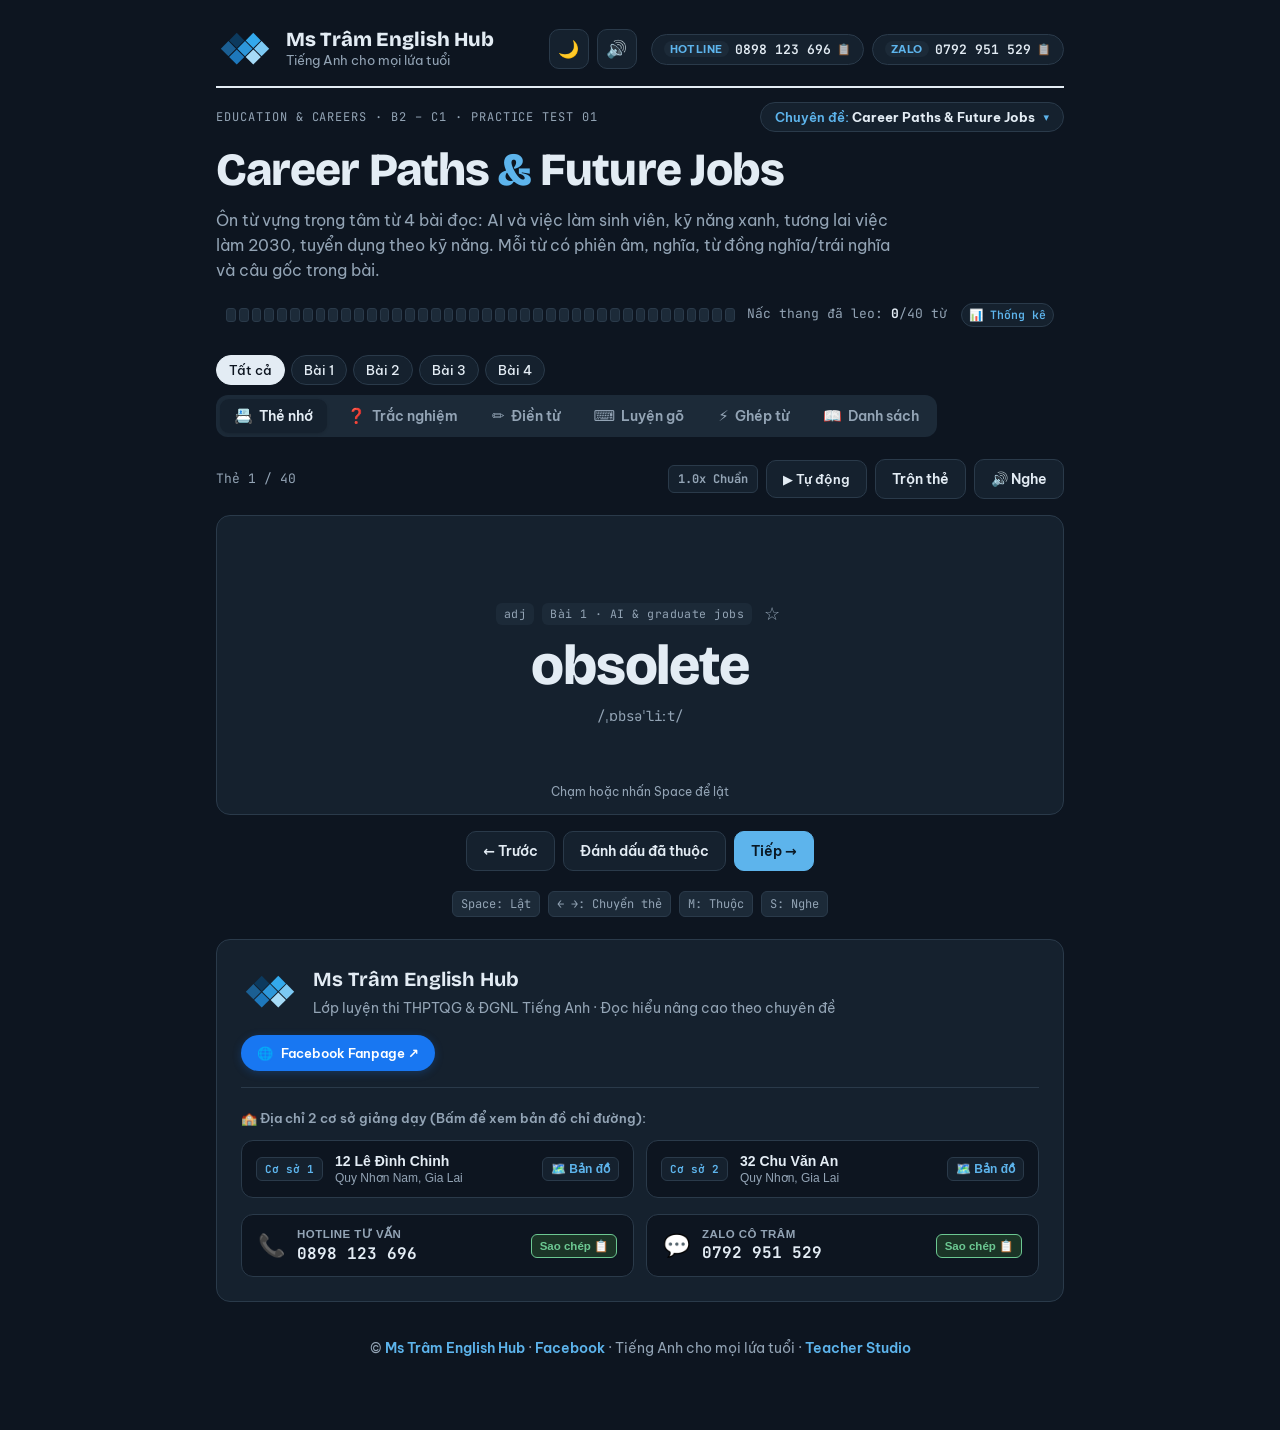
<file: index.html>
<!DOCTYPE html>
<html lang="vi" data-theme="dark">
<head>
  <meta charset="utf-8">
  <meta name="viewport" content="width=device-width, initial-scale=1">
  <title>Career Paths Vocabulary · Ms Trâm English Hub</title>
  <meta name="description" content="Ôn từ vựng trọng tâm từ các bài đọc thi THPTQG & ĐGNL Tiếng Anh theo từng chuyên đề.">
  <link rel="icon" type="image/svg+xml" href="assets/logo.svg">

  <!-- Cài đặt theme ban đầu không bị chớp màn hình (Mặc định: Tối) -->
  <script>
    (function () {
      try {
        var t = localStorage.getItem("cpv-theme");
        if (t) {
          var parsed = JSON.parse(t);
          if (parsed === "light") document.documentElement.setAttribute("data-theme", "light");
          else document.documentElement.setAttribute("data-theme", "dark");
        } else {
          document.documentElement.setAttribute("data-theme", "dark");
        }
      } catch (e) {
        document.documentElement.setAttribute("data-theme", "dark");
      }
    })();
  </script>

  <!-- Google Fonts -->
  <link rel="preconnect" href="https://fonts.googleapis.com">
  <link rel="preconnect" href="https://fonts.gstatic.com" crossorigin>
  <link rel="stylesheet" href="https://fonts.googleapis.com/css2?family=Bricolage+Grotesque:opsz,wght@12..96,500;12..96,700;12..96,800&family=Be+Vietnam+Pro:wght@400;500;600;700&family=JetBrains+Mono:wght@400;500&display=swap">

  <!-- Stylesheet -->
  <link rel="stylesheet" href="css/style.css">
</head>
<body>
  <div class="wrap">
    <!-- Header: Logo, Nút Theme, Âm thanh, Hotline, Tiêu đề, Đổi chủ đề & Nấc thang tiến độ -->
    <header>
      <div class="brand">
        <a href="#" class="brand-id" aria-label="Trang chủ Ms Trâm English Hub">
          <svg viewBox="0 0 84 60" role="img" aria-label="Logo Ms Trâm English Hub">
            <g>
              <polygon points="30,7 41,18 30,29 19,18" fill="#0C3A5E"/>
              <polygon points="18,19 29,30 18,41 7,30" fill="#1B5F93"/>
              <polygon points="30,31 41,42 30,53 19,42" fill="#1E78BC"/>
              <polygon points="42,19 53,30 42,41 31,30" fill="#2D97DA"/>
              <polygon points="54,7 65,18 54,29 43,18" fill="#33A9EC"/>
              <polygon points="66,19 77,30 66,41 55,30" fill="#7CC9F3"/>
              <polygon points="54,31 65,42 54,53 43,42" fill="#A6DBF7"/>
            </g>
          </svg>
          <div>
            <div class="brand-name">Ms Trâm English Hub</div>
            <div class="brand-tag">Tiếng Anh cho mọi lứa tuổi</div>
          </div>
        </a>
        <div class="header-right">
          <div class="header-toggles">
            <button class="icon-toggle-btn" id="themeToggle" type="button" aria-label="Chuyển sang giao diện sáng" title="Giao diện tối (Bấm để chuyển sang sáng)">🌙</button>
            <button class="icon-toggle-btn" id="soundToggle" type="button" aria-label="Bật/Tắt âm thanh" title="Âm thanh hiệu ứng: Đang bật">🔊</button>
          </div>
          <div class="header-contacts">
            <button class="contact-pill" type="button" data-copy="0898 123 696" data-label="Hotline" title="Bấm để sao chép số Hotline: 0898 123 696">
              <span class="cp-lbl">Hotline</span>
              <span class="cp-val">0898 123 696</span>
              <span class="cp-icon" aria-hidden="true">📋</span>
            </button>
            <button class="contact-pill" type="button" data-copy="0792 951 529" data-label="Zalo" title="Bấm để sao chép số Zalo: 0792 951 529">
              <span class="cp-lbl">Zalo</span>
              <span class="cp-val">0792 951 529</span>
              <span class="cp-icon" aria-hidden="true">📋</span>
            </button>
          </div>
        </div>
      </div>

      <div class="topic-header-bar">
        <div class="eyebrow" id="topicEyebrow">Education &amp; Careers · B2 – C1 · Practice Test 01</div>
        <button class="topic-btn" id="openTopicModal" type="button" aria-haspopup="dialog" aria-label="Đổi chủ đề từ vựng">
          <span class="topic-btn-label">Chuyên đề: <b id="topicBtnName">Career Paths</b></span>
          <span class="topic-btn-arrow">▾</span>
        </button>
      </div>

      <h1 id="topicTitle">Career Paths <span>&amp;</span> Future Jobs</h1>
      <p class="sub" id="topicDesc">Ôn từ vựng trọng tâm từ các bài đọc. Mỗi từ có phiên âm, nghĩa, từ đồng nghĩa/trái nghĩa và câu gốc trong bài.</p>

      <div class="ladder" id="openStatsBtn" role="button" tabindex="0" aria-haspopup="dialog" aria-label="Xem bảng thống kê học tập" title="Nhấp để xem bảng thống kê chi tiết & đặt lại tiến độ">
        <div class="rungs" id="rungs"></div>
        <div class="ladder-label">Nấc thang đã leo: <b id="knownN">0</b>/<span id="totalN">0</span> từ <span class="ladder-hint">📊 Thống kê</span></div>
      </div>
    </header>

    <!-- Bộ điều khiển: Lọc theo bài đọc & Chuyển chế độ học -->
    <div class="controls">
      <div class="chips" id="chips" role="group" aria-label="Lọc theo bài đọc"></div>
      <div class="tabs" role="tablist" id="tabs">
        <button class="tab" role="tab" data-tab="cards" id="tab-cards" aria-selected="true"><span class="tab-icon">📇</span><span class="tab-text">Thẻ nhớ</span></button>
        <button class="tab" role="tab" data-tab="quiz" id="tab-quiz" aria-selected="false"><span class="tab-icon">❓</span><span class="tab-text">Trắc nghiệm</span></button>
        <button class="tab" role="tab" data-tab="gap" id="tab-gap" aria-selected="false"><span class="tab-icon">✏️</span><span class="tab-text">Điền từ</span></button>
        <button class="tab" role="tab" data-tab="spell" id="tab-spell" aria-selected="false"><span class="tab-icon">⌨️</span><span class="tab-text">Luyện gõ</span></button>
        <button class="tab" role="tab" data-tab="match" id="tab-match" aria-selected="false"><span class="tab-icon">⚡</span><span class="tab-text">Ghép từ</span></button>
        <button class="tab" role="tab" data-tab="list" id="tab-list" aria-selected="false"><span class="tab-icon">📖</span><span class="tab-text">Danh sách</span></button>
      </div>
    </div>

    <!-- Khung nội dung chính của chế độ học hiện tại -->
    <main id="view" class="panel"></main>

    <!-- Modal Dialog: Chọn chủ đề ôn tập -->
    <dialog id="topicModal" class="topic-dialog" aria-labelledby="topicModalTitle">
      <div class="topic-dialog-inner">
        <div class="topic-dialog-h">
          <div>
            <h2 id="topicModalTitle">Chọn chuyên đề ôn tập</h2>
            <p class="topic-dialog-sub">Chọn một chủ đề bài đọc để luyện tập từ vựng</p>
          </div>
          <button class="topic-dialog-close" id="closeTopicModal" type="button" aria-label="Đóng">&times;</button>
        </div>
        <div class="topic-list" id="topicList">
          <!-- Được sinh tự động bởi JavaScript -->
        </div>
        <div style="display:flex;justify-content:space-between;align-items:center;padding-top:14px;border-top:1px solid var(--line);margin-top:6px">
          <span style="font-size:13px;color:var(--muted)">Dành cho giáo viên:</span>
          <a href="studio.html" class="btn" style="padding:6px 14px;font-size:12.5px;text-decoration:none">🛠️ Studio nhập từ mới</a>
        </div>
      </div>
    </dialog>

    <!-- Modal Dialog: Bảng Thống Kê & Đặt Lại Tiến Độ -->
    <dialog id="statsModal" class="stats-dialog" aria-labelledby="statsModalTitle">
      <div class="stats-dialog-inner">
        <div class="stats-dialog-h">
          <div>
            <h2 id="statsModalTitle" style="font-size:18px;margin:0">📊 Thống Kê Tiến Độ Học Tập</h2>
            <p id="statsModalSub" style="margin:3px 0 0;font-size:13px;color:var(--muted)">Chuyên đề: Career Paths</p>
          </div>
          <button class="topic-dialog-close" id="closeStatsModal" type="button" aria-label="Đóng">&times;</button>
        </div>

        <div class="stats-grid" id="statsGrid">
          <!-- Được sinh tự động bởi JavaScript -->
        </div>

        <div class="stats-actions">
          <button class="btn danger" id="resetProgressBtn" type="button">🔄 Đặt lại tiến độ chuyên đề này</button>
          <button class="btn secondary" id="closeStatsModalBtn" type="button">Đóng</button>
        </div>
      </div>
    </dialog>

    <!-- Modal Dialog: Google Maps Vị trí trung tâm (Hỗ trợ 2 cơ sở) -->
    <dialog id="mapModal" class="map-dialog" aria-labelledby="mapModalTitle">
      <div class="map-dialog-inner">
        <div class="map-dialog-h">
          <div>
            <h2 id="mapModalTitle" style="font-size:18px;margin:0">📍 Ms Trâm English Hub</h2>
            <p id="mapModalSub" style="margin:3px 0 0;font-size:13px;color:var(--muted)">12 Lê Đình Chinh, Quy Nhơn Nam, Gia Lai, Việt Nam</p>
          </div>
          <button class="topic-dialog-close" id="closeMapModal" type="button" aria-label="Đóng">&times;</button>
        </div>

        <!-- Thanh chuyển đổi giữa 2 cơ sở dạy học -->
        <div class="branch-tabs" role="tablist" aria-label="Chọn cơ sở học">
          <button class="branch-tab is-active" id="branchTab1" data-branch="1" type="button" role="tab" aria-selected="true">
            🏫 Cơ sở 1 (12 Lê Đình Chinh)
          </button>
          <button class="branch-tab" id="branchTab2" data-branch="2" type="button" role="tab" aria-selected="false">
            🏫 Cơ sở 2 (32 Chu Văn An)
          </button>
        </div>

        <!-- Khung iframe bản đồ Cơ sở 1 -->
        <div class="map-frame-box" id="mapFrameBox1">
          <iframe src="https://www.google.com/maps/embed?pb=!1m18!1m12!1m3!1d3875.2163041818817!2d109.19867797593398!3d13.7658254866275!2m3!1f0!2f0!3f0!3m2!1i1024!2i768!4f13.1!3m3!1m2!1s0x316f6cb8136e42b1%3A0xbb5cf9fdf3940873!2zMTIgTMOqIMSQw6xuaCBDaGluaCwgUXV5IE5oxqFuIE5hbSwgR2lhIExhaSwgVmnhu4d0IE5hbQ!5e0!3m2!1svi!2s!4v1791729811915!5m2!1svi!2s" width="600" height="450" style="border:0;" allowfullscreen="" loading="lazy" referrerpolicy="strict-origin-when-cross-origin"></iframe>
        </div>

        <!-- Khung iframe bản đồ Cơ sở 2 -->
        <div class="map-frame-box" id="mapFrameBox2" style="display:none">
          <iframe src="https://www.google.com/maps/embed?pb=!1m18!1m12!1m3!1d3875.1424148818687!2d109.22174157593393!3d13.770283986623541!2m3!1f0!2f0!3f0!3m2!1i1024!2i768!4f13.1!3m3!1m2!1s0x316f6c8e2498a189%3A0x9b172d9626b337d7!2zMzIgQ2h1IFbEg24gQW4sIFF1eSBOaMahbiwgR2lhIExhaSwgVmnhu4d0IE5hbQ!5e0!3m2!1svi!2s!4v1791730368375!5m2!1svi!2s" width="600" height="450" style="border:0;" allowfullscreen="" loading="lazy" referrerpolicy="strict-origin-when-cross-origin"></iframe>
        </div>

        <div style="display:flex;justify-content:space-between;align-items:center;flex-wrap:wrap;gap:8px">
          <span style="font-size:12.5px;color:var(--muted)">Nhấp và kéo bản đồ để xem chi tiết đường đi</span>
          <a id="externalMapLink" href="https://maps.google.com/?q=12+Lê+Đình+Chinh,+Quy+Nhơn+Nam,+Gia+Lai" target="_blank" rel="noopener noreferrer" class="btn primary" style="font-size:13px;text-decoration:none">Mở trên Google Maps ↗</a>
        </div>
      </div>
    </dialog>

    <!-- Thông tin liên hệ & 2 Cơ sở học tập (Được thiết kế tinh gọn, chống rối) -->
    <section class="contact-card" aria-label="Thông tin lớp học Ms Trâm English Hub">
      <div class="contact-card-header">
        <div class="contact-card-brand">
          <svg viewBox="0 0 84 60" role="img" aria-hidden="true" class="contact-logo">
            <g>
              <polygon points="30,7 41,18 30,29 19,18" fill="#0C3A5E"/>
              <polygon points="18,19 29,30 18,41 7,30" fill="#1B5F93"/>
              <polygon points="30,31 41,42 30,53 19,42" fill="#1E78BC"/>
              <polygon points="42,19 53,30 42,41 31,30" fill="#2D97DA"/>
              <polygon points="54,7 65,18 54,29 43,18" fill="#33A9EC"/>
              <polygon points="66,19 77,30 66,41 55,30" fill="#7CC9F3"/>
              <polygon points="54,31 65,42 54,53 43,42" fill="#A6DBF7"/>
            </g>
          </svg>
          <div>
            <h2 class="contact-title">Ms Trâm English Hub</h2>
            <p class="contact-sub">Lớp luyện thi THPTQG &amp; ĐGNL Tiếng Anh · Đọc hiểu nâng cao theo chuyên đề</p>
          </div>
        </div>
        <a href="https://www.facebook.com/mstramengclass" target="_blank" rel="noopener noreferrer" class="contact-fb-btn" title="Ghé thăm Fanpage Facebook Ms Trâm English Class">
          <span class="fb-icon">🌐</span> Facebook Fanpage ↗
        </a>
      </div>

      <div class="contact-card-body">
        <!-- 2 Cơ sở học tập (Chia 2 thẻ rõ ràng, không bị rối) -->
        <div class="contact-section-title">🏫 Địa chỉ 2 cơ sở giảng dạy (Bấm để xem bản đồ chỉ đường):</div>
        <div class="branches-grid">
          <button class="branch-tile-btn" data-branch="1" type="button" aria-haspopup="dialog" title="Nhấp để xem bản đồ Cơ sở 1">
            <div class="bt-badge">Cơ sở 1</div>
            <div class="bt-content">
              <span class="bt-name">12 Lê Đình Chinh</span>
              <span class="bt-city">Quy Nhơn Nam, Gia Lai</span>
            </div>
            <span class="bt-arrow">🗺️ Bản đồ</span>
          </button>
          <button class="branch-tile-btn" data-branch="2" type="button" aria-haspopup="dialog" title="Nhấp để xem bản đồ Cơ sở 2">
            <div class="bt-badge">Cơ sở 2</div>
            <div class="bt-content">
              <span class="bt-name">32 Chu Văn An</span>
              <span class="bt-city">Quy Nhơn, Gia Lai</span>
            </div>
            <span class="bt-arrow">🗺️ Bản đồ</span>
          </button>
        </div>

        <!-- Hotline & Zalo: Bấm vào là tự động copy tức thì -->
        <div class="contact-channels-grid">
          <button class="channel-btn" data-copy="0898 123 696" data-label="Hotline" type="button" title="Bấm để sao chép số Hotline">
            <span class="ch-icon">📞</span>
            <div class="ch-info">
              <span class="ch-lbl">Hotline tư vấn</span>
              <span class="ch-val">0898 123 696</span>
            </div>
            <span class="ch-copy-badge">Sao chép 📋</span>
          </button>
          <button class="channel-btn" data-copy="0792 951 529" data-label="Zalo" type="button" title="Bấm để sao chép số Zalo">
            <span class="ch-icon">💬</span>
            <div class="ch-info">
              <span class="ch-lbl">Zalo cô Trâm</span>
              <span class="ch-val">0792 951 529</span>
            </div>
            <span class="ch-copy-badge">Sao chép 📋</span>
          </button>
        </div>
      </div>
    </section>

    <!-- Chân trang -->
    <footer>
      © <a href="https://www.facebook.com/mstramengclass" target="_blank" rel="noopener noreferrer">Ms Trâm English Hub</a> · <a href="https://www.facebook.com/mstramengclass" target="_blank" rel="noopener noreferrer">Facebook</a> · Tiếng Anh cho mọi lứa tuổi · <a href="studio.html">Teacher Studio</a>
    </footer>

    <!-- Toast thông báo nổi khi bấm sao chép -->
    <div id="toast" class="toast" role="status" aria-live="polite"></div>
  </div>

  <!-- JavaScript: Parser Markdown, Danh sách chủ đề & Logic ứng dụng -->
  <script src="js/parser.js"></script>
  <script src="data/topics/career.js"></script>
  <script src="data/topics/environment.js"></script>
  <script src="js/data.js"></script>
  <script src="js/app.js"></script>
</body>
</html>
</file>
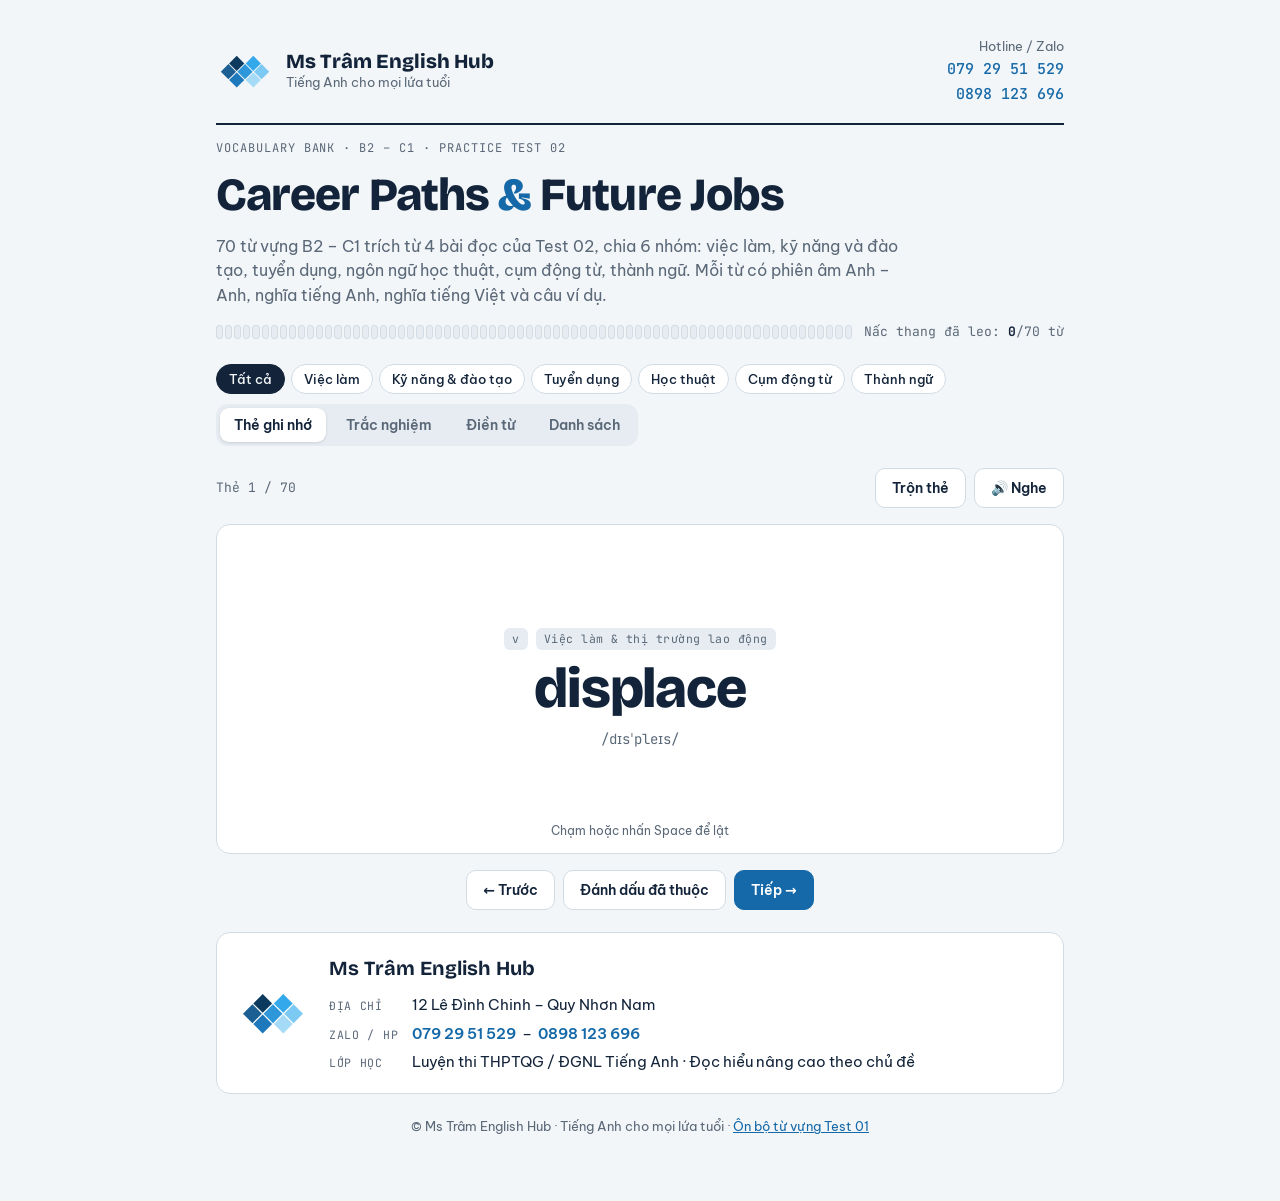
<file: test02/index.html>
<!doctype html>
<html lang="vi"><head><meta charset="utf-8"><meta name="viewport" content="width=device-width, initial-scale=1">
<title>Career Paths Vocabulary 02</title>
<link rel="preconnect" href="https://fonts.googleapis.com">
<link rel="preconnect" href="https://fonts.gstatic.com" crossorigin>
<link rel="stylesheet" href="https://fonts.googleapis.com/css2?family=Bricolage+Grotesque:opsz,wght@12..96,500;12..96,700;12..96,800&family=Be+Vietnam+Pro:wght@400;500;600;700&family=JetBrains+Mono:wght@400;500&display=swap">
<style>
/* Layout: a study desk — header with a "career ladder" progress meter, passage filter chips, four study modes in one column */
:root{
  --bg:#F3F6F8; --surface:#FFFFFF; --sunk:#E6ECF1; --ink:#13243A; --muted:#5A6878; --line:#D2DCE5;
  --accent:#1569A8; --accent-ink:#FFFFFF; --hi:#F2B54A; --hi-soft:#FCEBC8;
  --good:#2C7A4B; --good-soft:#DDF0E3; --bad:#B9402B; --bad-soft:#F8E0DA;
  --display:"Bricolage Grotesque","Be Vietnam Pro",system-ui,sans-serif;
  --body:"Be Vietnam Pro",system-ui,-apple-system,"Segoe UI",sans-serif;
  --mono:"JetBrains Mono",ui-monospace,Menlo,Consolas,monospace;
  --r:14px;
}
@media (prefers-color-scheme: dark){:root:not([data-theme="light"]){
  --bg:#0D1520; --surface:#15212E; --sunk:#1C2A38; --ink:#E3ECF4; --muted:#93A4B5; --line:#2A3A4A;
  --accent:#5DB4EC; --accent-ink:#0A1824; --hi:#F0BA5C; --hi-soft:#3A2F1A;
  --good:#6CC892; --good-soft:#1B3527; --bad:#EE8A75; --bad-soft:#3D2420; color-scheme:dark}}
:root[data-theme="dark"]{
  --bg:#0D1520; --surface:#15212E; --sunk:#1C2A38; --ink:#E3ECF4; --muted:#93A4B5; --line:#2A3A4A;
  --accent:#5DB4EC; --accent-ink:#0A1824; --hi:#F0BA5C; --hi-soft:#3A2F1A;
  --good:#6CC892; --good-soft:#1B3527; --bad:#EE8A75; --bad-soft:#3D2420; color-scheme:dark}
*{box-sizing:border-box}
body{background:var(--bg);color:var(--ink);font-family:var(--body);font-size:16px;line-height:1.55}
.wrap{max-width:880px;margin:0 auto;padding-inline:16px;padding-block:28px 56px;display:flex;flex-direction:column;gap:22px}
h1,h2,h3{font-family:var(--display);text-wrap:balance;margin:0}
.eyebrow{font-family:var(--mono);font-size:12px;letter-spacing:.08em;text-transform:uppercase;color:var(--muted)}
header{display:grid;gap:14px}
header h1{font-size:clamp(30px,6vw,46px);font-weight:800;line-height:1.05;letter-spacing:-.02em}
header h1 span{color:var(--accent)}
.sub{color:var(--muted);max-width:62ch;margin:0}
.ladder{display:flex;align-items:center;gap:12px;flex-wrap:wrap}
.rungs{display:flex;gap:2px;flex:1;min-width:200px}
.rung{flex:1;height:14px;border-radius:3px;background:var(--sunk);border:1px solid var(--line);transition:background .3s}
.rung.on{background:var(--accent);border-color:var(--accent)}
.ladder-label{font-family:var(--mono);font-size:13px;font-variant-numeric:tabular-nums;color:var(--muted);white-space:nowrap}
.ladder-label b{color:var(--ink)}
.controls{display:flex;flex-wrap:wrap;gap:10px;justify-content:space-between;align-items:center}
.chips,.tabs{display:flex;flex-wrap:wrap;gap:6px}
.chip{font:500 13px var(--body);padding:6px 12px;border-radius:999px;border:1px solid var(--line);background:var(--surface);color:var(--ink);cursor:pointer}
.chip[aria-pressed="true"]{background:var(--ink);color:var(--bg);border-color:var(--ink)}
.tabs{background:var(--sunk);padding:4px;border-radius:12px}
.tab{font:600 14px var(--body);padding:8px 14px;border:0;border-radius:9px;background:transparent;color:var(--muted);cursor:pointer}
.tab[aria-selected="true"]{background:var(--surface);color:var(--ink);box-shadow:0 1px 3px rgb(0 0 0 / .12)}
button:focus-visible,input:focus-visible,.card:focus-visible{outline:3px solid var(--hi);outline-offset:2px}
.panel{display:flex;flex-direction:column;gap:16px}
.btn{font:600 14px var(--body);padding:10px 16px;border-radius:10px;border:1px solid var(--line);background:var(--surface);color:var(--ink);cursor:pointer}
.btn:hover{border-color:var(--accent)}
.btn.primary{background:var(--accent);color:var(--accent-ink);border-color:var(--accent)}
.btn.known{background:var(--good-soft);border-color:var(--good);color:var(--good)}
.row{display:flex;flex-wrap:wrap;gap:8px;align-items:center}
.row.center{justify-content:center}
.tag{font-family:var(--mono);font-size:11.5px;letter-spacing:.04em;padding:2px 8px;border-radius:6px;background:var(--sunk);color:var(--muted)}
.ipa{font-family:var(--mono);color:var(--muted);font-size:14px}
mark{background:var(--hi-soft);color:var(--ink);padding:0 3px;border-radius:4px;font-weight:600;box-shadow:inset 0 -2px 0 var(--hi)}
/* flashcard */
.stage{perspective:1200px}
.card{position:relative;height:330px;cursor:pointer;transform-style:preserve-3d;transition:transform .5s cubic-bezier(.2,.7,.2,1)}
.card.flip{transform:rotateY(180deg)}
.face{position:absolute;inset:0;backface-visibility:hidden;background:var(--surface);border:1px solid var(--line);border-radius:var(--r);padding:24px;display:flex;flex-direction:column;gap:10px;overflow:auto}
.face.back{transform:rotateY(180deg)}
.front{justify-content:center;align-items:center;text-align:center}
.front .word{font-family:var(--display);font-weight:800;font-size:clamp(34px,8vw,56px);letter-spacing:-.02em;line-height:1.05}
.hint{position:absolute;bottom:12px;left:0;right:0;text-align:center;font-size:12px;color:var(--muted)}
.back .vi{font-family:var(--display);font-size:24px;font-weight:700}
.en{color:var(--muted);font-size:15px;margin:0}
.exlabel{font-family:var(--mono);font-size:11px;letter-spacing:.06em;text-transform:uppercase;color:var(--muted);margin-right:6px;font-style:normal}
.rel{display:flex;flex-wrap:wrap;gap:6px 14px;font-size:14px}
.rel b{font-family:var(--mono);font-size:11.5px;letter-spacing:.05em;text-transform:uppercase;color:var(--muted);font-weight:500;margin-right:4px}
.ex{border-left:3px solid var(--hi);padding-left:12px;margin:4px 0 0;font-style:italic}
.counter{font-family:var(--mono);font-size:13px;color:var(--muted);font-variant-numeric:tabular-nums}
/* quiz */
.q{background:var(--surface);border:1px solid var(--line);border-radius:var(--r);padding:22px;display:flex;flex-direction:column;gap:14px}
.q-top{display:flex;justify-content:space-between;align-items:center;gap:10px}
.bar{height:6px;background:var(--sunk);border-radius:6px;overflow:hidden}
.bar i{display:block;height:100%;background:var(--accent);transition:width .3s}
.prompt{font-family:var(--display);font-size:22px;font-weight:700;line-height:1.3}
.prompt.sent{font-family:var(--body);font-size:18px;font-weight:500;font-style:italic}
.blank{display:inline-block;min-width:90px;border-bottom:2px solid var(--hi);text-align:center;font-style:normal;font-weight:700}
.opts{display:grid;grid-template-columns:repeat(2,minmax(0,1fr));gap:8px}
@media (max-width:560px){.opts{grid-template-columns:1fr}}
.opt{text-align:left;font:500 15px var(--body);padding:12px 14px;border-radius:10px;border:1px solid var(--line);background:var(--bg);color:var(--ink);cursor:pointer;display:flex;gap:10px;align-items:baseline}
.opt .k{font-family:var(--mono);font-size:12px;color:var(--muted)}
.opt:hover:not(:disabled){border-color:var(--accent)}
.opt:disabled{cursor:default}
.opt.right{background:var(--good-soft);border-color:var(--good)}
.opt.wrong{background:var(--bad-soft);border-color:var(--bad)}
.fb{padding:12px 14px;border-radius:10px;background:var(--sunk);font-size:14.5px}
.fb strong.ok{color:var(--good)} .fb strong.no{color:var(--bad)}
.score{text-align:center;display:flex;flex-direction:column;gap:10px;align-items:center}
.score .big{font-family:var(--display);font-size:64px;font-weight:800;line-height:1;font-variant-numeric:tabular-nums}
.miss{text-align:left;width:100%;display:grid;gap:6px;margin:0;padding:0;list-style:none}
.miss li{padding:8px 12px;border-radius:8px;background:var(--bad-soft);font-size:14px}
/* list */
.search{font:15px var(--body);padding:10px 14px;border-radius:10px;border:1px solid var(--line);background:var(--surface);color:var(--ink);width:100%}
.list{display:grid;grid-template-columns:repeat(2,minmax(0,1fr));gap:10px}
@media (max-width:640px){.list{grid-template-columns:1fr}}
.item{background:var(--surface);border:1px solid var(--line);border-radius:12px;padding:14px 16px;display:flex;flex-direction:column;gap:6px;min-width:0}
.item.is-known{border-color:var(--good)}
.item-h{display:flex;justify-content:space-between;align-items:baseline;gap:8px}
.item-h h3{font-size:20px;font-weight:700}
.item .vi{font-weight:600}
.tick{font:600 12px var(--body);padding:4px 10px;border-radius:999px;border:1px solid var(--line);background:transparent;color:var(--muted);cursor:pointer;white-space:nowrap}
.tick[aria-pressed="true"]{background:var(--good-soft);border-color:var(--good);color:var(--good)}
.icon-btn{border:1px solid var(--line);background:var(--surface);color:var(--ink);border-radius:8px;padding:4px 8px;cursor:pointer;font:500 12px var(--mono)}
.empty{color:var(--muted);text-align:center;padding:24px}
footer{color:var(--muted);font-size:13px;text-align:center}
.brand{display:flex;align-items:center;justify-content:space-between;gap:12px 20px;flex-wrap:wrap;padding-bottom:16px;border-bottom:2px solid var(--ink)}
.brand-id{display:flex;align-items:center;gap:12px;color:var(--ink);text-decoration:none}
.brand-id svg{width:58px;height:auto;flex:none}
.brand-name{font-family:var(--display);font-weight:800;font-size:20px;line-height:1.1}
.brand-tag{font-size:13px;color:var(--muted)}
.hotline{display:flex;flex-direction:column;align-items:flex-end;gap:2px;font-size:13px;color:var(--muted)}
.hotline a{font-family:var(--mono);font-weight:500;font-size:15px;color:var(--accent);text-decoration:none;font-variant-numeric:tabular-nums}
.hotline a:hover{text-decoration:underline}
@media (max-width:560px){.hotline{align-items:flex-start}}

.form{display:grid;gap:14px;max-width:440px}
.field{display:grid;gap:5px}
.field label{font-size:13px;font-weight:600;color:var(--muted)}
.field input{font:15px var(--body);padding:10px 14px;border-radius:10px;border:1px solid var(--line);background:var(--bg);color:var(--ink);width:100%}
.err{color:var(--bad);font-size:13.5px;margin:0}
.who{display:flex;flex-wrap:wrap;gap:6px 10px;align-items:center;font-size:14px;color:var(--muted)}
.who b{color:var(--ink)}
.linkbtn{background:none;border:0;padding:0;color:var(--accent);font:600 13px var(--body);cursor:pointer;text-decoration:underline}
.result{border:2px dashed var(--accent);border-radius:12px;padding:16px;text-align:left;width:100%;display:grid;gap:6px;background:var(--bg);font-size:14.5px}
.code{font-family:var(--mono);font-size:12.5px;word-break:break-all;background:var(--sunk);padding:8px 10px;border-radius:8px}
.msgbox{width:100%;min-height:150px;font:13px var(--mono);padding:10px;border-radius:8px;border:1px solid var(--line);background:var(--surface);color:var(--ink)}
.paste{width:100%;min-height:170px;font:13.5px var(--body);padding:12px;border-radius:10px;border:1px solid var(--line);background:var(--surface);color:var(--ink)}
.tbl-wrap{overflow-x:auto;border:1px solid var(--line);border-radius:12px;background:var(--surface)}
table{border-collapse:collapse;width:100%;font-size:14px;font-variant-numeric:tabular-nums}
th,td{padding:9px 12px;text-align:left;border-bottom:1px solid var(--line);white-space:nowrap}
th{font-family:var(--mono);font-size:11.5px;letter-spacing:.05em;text-transform:uppercase;color:var(--muted);font-weight:500;background:var(--sunk)}
td.wrap{white-space:normal;min-width:180px}
tr:last-child td{border-bottom:0}
.pill{display:inline-block;padding:2px 8px;border-radius:999px;font-size:12px;font-weight:600}
.pill.ok{background:var(--good-soft);color:var(--good)} .pill.no{background:var(--bad-soft);color:var(--bad)}
.stats{display:flex;flex-wrap:wrap;gap:8px 20px;font-size:14px;color:var(--muted)}
.stats b{color:var(--ink);font-family:var(--display);font-size:20px;margin-right:4px}

.ticket{width:100%;max-width:440px;margin:0 auto;background:var(--surface);border:2px solid var(--accent);border-radius:16px;overflow:hidden;text-align:left}
.ticket-h{display:flex;align-items:center;gap:10px;padding:12px 16px;background:var(--sunk);border-bottom:1px solid var(--line)}
.ticket-h svg{width:42px;height:auto;flex:none}
.ticket-h .tn{font-family:var(--display);font-weight:800;font-size:16px;line-height:1.15}
.ticket-h .tt{font-size:12px;color:var(--muted)}
.ticket-b{padding:16px;display:grid;gap:12px}
.t-name{font-family:var(--display);font-weight:800;font-size:22px;line-height:1.2}
.t-class{color:var(--muted);font-size:14px}
.t-score{display:flex;align-items:baseline;gap:12px;flex-wrap:wrap}
.t-score .big{font-family:var(--display);font-size:58px;font-weight:800;line-height:1;font-variant-numeric:tabular-nums;color:var(--accent)}
.t-score .pct{font-weight:600}
.t-meta{display:grid;grid-template-columns:auto minmax(0,1fr);gap:4px 12px;font-size:14px;margin:0}
.t-meta dt{font-family:var(--mono);font-size:11px;letter-spacing:.06em;text-transform:uppercase;color:var(--muted);padding-top:3px}
.t-meta dd{margin:0;font-variant-numeric:tabular-nums}
.t-miss{display:flex;flex-wrap:wrap;gap:6px}
.t-miss span{font-size:13px;padding:3px 9px;border-radius:999px;background:var(--bad-soft);color:var(--ink)}
.t-ok{font-size:14px;color:var(--good);font-weight:600}
.shot-tip{display:flex;gap:10px;align-items:center;max-width:440px;margin:0 auto;padding:10px 14px;border-radius:10px;background:var(--hi-soft);font-size:14px;font-weight:500}
.contact{background:var(--surface);border:1px solid var(--line);border-radius:var(--r);padding:20px;display:grid;grid-template-columns:auto minmax(0,1fr);gap:16px 20px;align-items:center}
.contact svg{width:72px;height:auto}
.contact dl{margin:0;display:grid;grid-template-columns:auto minmax(0,1fr);gap:6px 14px;font-size:14.5px}
.contact dt{font-family:var(--mono);font-size:11.5px;letter-spacing:.06em;text-transform:uppercase;color:var(--muted);padding-top:3px}
.contact dd{margin:0}
.contact a{color:var(--accent);font-weight:600;text-decoration:none}
@media (max-width:480px){.contact{grid-template-columns:1fr}}

@media (prefers-reduced-motion:reduce){*{transition:none!important}}
</style>

<div class="wrap">
  <header>
    <div class="brand">
      <div class="brand-id"><svg viewBox="0 0 84 60" role="img" aria-label="Logo Ms Trâm English Hub"><g>
<polygon points="30,7 41,18 30,29 19,18" fill="#0C3A5E"/><polygon points="18,19 29,30 18,41 7,30" fill="#1B5F93"/>
<polygon points="30,31 41,42 30,53 19,42" fill="#1E78BC"/><polygon points="42,19 53,30 42,41 31,30" fill="#2D97DA"/>
<polygon points="54,7 65,18 54,29 43,18" fill="#33A9EC"/><polygon points="66,19 77,30 66,41 55,30" fill="#7CC9F3"/>
<polygon points="54,31 65,42 54,53 43,42" fill="#A6DBF7"/></g></svg>
        <div><div class="brand-name">Ms Trâm English Hub</div><div class="brand-tag">Tiếng Anh cho mọi lứa tuổi</div></div>
      </div>
      <div class="hotline"><span>Hotline / Zalo</span><a href="tel:0792951529">079 29 51 529</a><a href="tel:0898123696">0898 123 696</a></div>
    </div>
    <div class="eyebrow">Vocabulary Bank · B2 – C1 · Practice Test 02</div>
    <h1>Career Paths <span>&amp;</span> Future Jobs</h1>
    <p class="sub">70 từ vựng B2 – C1 trích từ 4 bài đọc của Test 02, chia 6 nhóm: việc làm, kỹ năng và đào tạo, tuyển dụng, ngôn ngữ học thuật, cụm động từ, thành ngữ. Mỗi từ có phiên âm Anh – Anh, nghĩa tiếng Anh, nghĩa tiếng Việt và câu ví dụ.</p>
    <div class="ladder" aria-label="Tiến độ học">
      <div class="rungs" id="rungs"></div>
      <div class="ladder-label">Nấc thang đã leo: <b id="knownN">0</b>/<span id="totalN">0</span> từ</div>
    </div>
  </header>

  <div class="controls">
    <div class="chips" id="chips" role="group" aria-label="Lọc theo nhóm từ"></div>
    <div class="tabs" role="tablist" id="tabs">
      <button class="tab" role="tab" data-tab="cards" id="tab-cards">Thẻ ghi nhớ</button>
      <button class="tab" role="tab" data-tab="quiz" id="tab-quiz">Trắc nghiệm</button>
      <button class="tab" role="tab" data-tab="gap" id="tab-gap">Điền từ</button>
      <button class="tab" role="tab" data-tab="list" id="tab-list">Danh sách</button>
    </div>
  </div>

  <main id="view" class="panel"></main>

  <section class="contact" aria-label="Thông tin liên hệ">
    <svg viewBox="0 0 84 60" role="img" aria-hidden="true"><g>
<polygon points="30,7 41,18 30,29 19,18" fill="#0C3A5E"/><polygon points="18,19 29,30 18,41 7,30" fill="#1B5F93"/>
<polygon points="30,31 41,42 30,53 19,42" fill="#1E78BC"/><polygon points="42,19 53,30 42,41 31,30" fill="#2D97DA"/>
<polygon points="54,7 65,18 54,29 43,18" fill="#33A9EC"/><polygon points="66,19 77,30 66,41 55,30" fill="#7CC9F3"/>
<polygon points="54,31 65,42 54,53 43,42" fill="#A6DBF7"/></g></svg>
    <div>
      <h2 style="font-size:20px;margin-bottom:10px">Ms Trâm English Hub</h2>
      <dl>
        <dt>Địa chỉ</dt><dd>12 Lê Đình Chinh – Quy Nhơn Nam</dd>
        <dt>Zalo / HP</dt><dd><a href="tel:0792951529">079 29 51 529</a> &nbsp;–&nbsp; <a href="tel:0898123696">0898 123 696</a></dd>
        <dt>Lớp học</dt><dd>Luyện thi THPTQG / ĐGNL Tiếng Anh · Đọc hiểu nâng cao theo chủ đề</dd>
      </dl>
    </div>
  </section>
  <footer>© Ms Trâm English Hub · Tiếng Anh cho mọi lứa tuổi · <a href="https://mstramehub.github.io/thptqg-tuvung-career/" style="color:var(--accent)">Ôn bộ từ vựng Test 01</a></footer>
</div>

<script>
const W = [
 {"w": "displace", "ipa": "/dɪsˈpleɪs/", "pos": "v", "en": "to take the place of somebody or something, forcing them out", "vi": "thay thế, làm mất chỗ", "p": 1, "ex": "Automation is expected to ___ millions of workers in routine jobs.", "form": "displace", "syn": "replace"},
 {"w": "clerical", "ipa": "/ˈklerɪkl/", "pos": "adj", "en": "connected with office work such as keeping records and filing", "vi": "(thuộc) văn thư, hành chính", "p": 1, "ex": "Many ___ tasks, such as data entry and filing records, are now done by software.", "form": "clerical", "syn": "administrative"},
 {"w": "occupation", "ipa": "/ˌɒkjuˈpeɪʃn/", "pos": "n", "en": "a job or profession", "vi": "nghề nghiệp", "p": 1, "ex": "Nursing is one of the fastest-growing ___ in an ageing society.", "form": "occupations", "syn": "profession"},
 {"w": "white-collar", "ipa": "/ˌwaɪt ˈkɒlə(r)/", "pos": "adj", "en": "connected with work done in an office rather than physical work", "vi": "(thuộc) công việc văn phòng", "p": 1, "ex": "AI now threatens ___ professions such as accounting and law, not just factory work.", "form": "white-collar", "syn": "office-based", "ant": "blue-collar"},
 {"w": "tradesperson", "ipa": "/ˈtreɪdzpɜːsn/", "pos": "n", "en": "a skilled manual worker such as a plumber or electrician", "vi": "thợ lành nghề", "p": 1, "ex": "A skilled ___ such as an electrician can earn more than many graduates.", "form": "tradesperson", "syn": "craftsperson"},
 {"w": "vacancy", "ipa": "/ˈveɪkənsi/", "pos": "n", "en": "a job that is available for somebody to do", "vi": "vị trí còn trống", "p": 1, "ex": "The company has three ___ for software engineers.", "form": "vacancies", "syn": "opening"},
 {"w": "headcount", "ipa": "/ˈhedkaʊnt/", "pos": "n", "en": "the number of people employed by an organisation", "vi": "số lượng nhân sự", "p": 1, "ex": "The firm plans to reduce its ___ by 10 per cent next year.", "form": "headcount", "syn": "staff numbers"},
 {"w": "demographic shift", "ipa": "/ˌdeməˈɡræfɪk ˈʃɪft/", "pos": "n", "en": "a change in the structure of a population, e.g. in age", "vi": "biến đổi nhân khẩu học", "p": 1, "ex": "A major ___ is under way as birth rates fall and people live longer.", "form": "demographic shift"},
 {"w": "ageing population", "ipa": "/ˌeɪdʒɪŋ ˌpɒpjuˈleɪʃn/", "pos": "n", "en": "a population in which the proportion of older people is growing", "vi": "dân số già hoá", "p": 1, "ex": "Japan's ___ has created a huge demand for care workers.", "form": "ageing population"},
 {"w": "geoeconomic", "ipa": "/ˌdʒiːəʊˌiːkəˈnɒmɪk/", "pos": "adj", "en": "relating to the effect of geography and politics on economics", "vi": "(thuộc) địa kinh tế", "p": 1, "ex": "Trade wars and other ___ tensions are reshaping global supply chains.", "form": "geoeconomic"},
 {"w": "fragmentation", "ipa": "/ˌfræɡmenˈteɪʃn/", "pos": "n", "en": "the process of breaking into separate parts", "vi": "sự phân mảnh", "p": 1, "ex": "The ___ of global trade into rival blocs could slow job growth.", "form": "fragmentation"},
 {"w": "tenure", "ipa": "/ˈtenjə(r)/", "pos": "n", "en": "the period of time a person stays in a job", "vi": "thời gian gắn bó (với công việc)", "p": 1, "ex": "The average job ___ among young workers is now less than three years.", "form": "tenure", "syn": "length of service"},
 {"w": "median", "ipa": "/ˈmiːdiən/", "pos": "adj", "en": "having a value in the middle of a series of values", "vi": "(giá trị) trung vị", "p": 1, "ex": "The ___ salary for graduates in this field is £30,000.", "form": "median"},
 {"w": "core skill", "ipa": "/ˈkɔː skɪl/", "pos": "n", "en": "a basic skill that is essential for doing a job well", "vi": "kỹ năng cốt lõi", "p": 2, "ex": "Analytical thinking is considered a ___ by most employers.", "form": "core skill"},
 {"w": "upskill", "ipa": "/ˈʌpskɪl/", "pos": "v", "en": "to teach workers additional skills", "vi": "nâng cao kỹ năng", "p": 2, "ex": "Companies must ___ their staff so that they can use the new software.", "form": "upskill", "syn": "train"},
 {"w": "retrain", "ipa": "/ˌriːˈtreɪn/", "pos": "v", "en": "to learn or teach new skills, especially for a different job", "vi": "đào tạo lại, học lại nghề", "p": 2, "ex": "After the factory closed, many workers had to ___ as electricians.", "form": "retrain", "syn": "reskill"},
 {"w": "transferable", "ipa": "/trænsˈfɜːrəbl/", "pos": "adj", "en": "(of skills) able to be used in different jobs or situations", "vi": "có thể chuyển đổi", "p": 2, "ex": "Communication is a ___ skill that is useful in almost any job.", "form": "transferable", "syn": "portable", "ant": "job-specific"},
 {"w": "technological literacy", "ipa": "/ˌteknəˌlɒdʒɪkl ˈlɪtərəsi/", "pos": "n", "en": "the ability to understand and use technology effectively", "vi": "hiểu biết về công nghệ", "p": 2, "ex": "Basic ___ is now expected in nearly every workplace.", "form": "technological literacy", "syn": "digital literacy"},
 {"w": "resilience", "ipa": "/rɪˈzɪliəns/", "pos": "n", "en": "the ability to recover quickly from difficulties", "vi": "khả năng phục hồi, sự bền bỉ", "p": 2, "ex": "Employers value ___: the ability to bounce back after setbacks.", "form": "resilience", "syn": "toughness", "ant": "fragility"},
 {"w": "credentials", "ipa": "/krəˈdenʃlz/", "pos": "n", "en": "qualifications or achievements that show you are suitable for something", "vi": "bằng cấp, chứng chỉ", "p": 2, "ex": "She had impressive academic ___ but little practical experience.", "form": "credentials", "syn": "qualifications"},
 {"w": "bachelor's degree", "ipa": "/ˌbætʃələz dɪˈɡriː/", "pos": "n", "en": "a first university degree, usually taking three or four years", "vi": "bằng cử nhân", "p": 2, "ex": "Many employers no longer require a ___ for entry-level roles.", "form": "bachelor's degree"},
 {"w": "apprenticeship", "ipa": "/əˈprentɪʃɪp/", "pos": "n", "en": "a period of training with an employer while learning a skill", "vi": "chương trình học nghề", "p": 2, "ex": "He chose an ___ in engineering instead of going to university.", "form": "apprenticeship"},
 {"w": "vocational", "ipa": "/vəʊˈkeɪʃənl/", "pos": "adj", "en": "connected with the skills needed for a particular job", "vi": "(thuộc) dạy nghề, hướng nghiệp", "p": 2, "ex": "Students can take ___ courses that prepare them for trades such as plumbing.", "form": "vocational", "ant": "academic"},
 {"w": "enrolment", "ipa": "/ɪnˈrəʊlmənt/", "pos": "n", "en": "the number of people officially registered on a course", "vi": "số lượng đăng ký học", "p": 2, "ex": "University ___ in computer science fell sharply this year.", "form": "enrolment", "syn": "registration"},
 {"w": "on-the-job training", "ipa": "/ˌɒn ðə ˌdʒɒb ˈtreɪnɪŋ/", "pos": "n", "en": "training given while a person is doing a job", "vi": "đào tạo tại chỗ", "p": 2, "ex": "New staff receive six months of ___ before they work alone.", "form": "on-the-job training"},
 {"w": "dexterity", "ipa": "/dekˈsterəti/", "pos": "n", "en": "skill in using your hands", "vi": "sự khéo léo (đôi tay)", "p": 2, "ex": "Surgeons and electricians need excellent manual ___.", "form": "dexterity", "syn": "nimbleness", "ant": "clumsiness"},
 {"w": "degree requirement", "ipa": "/dɪˈɡriː rɪˌkwaɪəmənt/", "pos": "n", "en": "a rule that applicants must have a university degree", "vi": "yêu cầu bằng cấp", "p": 3, "ex": "Several big firms have dropped the ___ for many of their jobs.", "form": "degree requirement"},
 {"w": "paper ceiling", "ipa": "/ˈpeɪpə ˌsiːlɪŋ/", "pos": "n", "en": "an invisible barrier that excludes workers without degrees", "vi": "\"trần giấy\" (rào cản bằng cấp)", "p": 3, "ex": "Workers without a degree often hit a ___ that blocks their promotion.", "form": "paper ceiling"},
 {"w": "hiring manager", "ipa": "/ˈhaɪərɪŋ ˌmænɪdʒə(r)/", "pos": "n", "en": "the person who decides who will be employed for a role", "vi": "nhà quản lý tuyển dụng", "p": 3, "ex": "The ___ asked every candidate to complete a short task.", "form": "hiring manager"},
 {"w": "work sample", "ipa": "/ˈwɜːk ˌsɑːmpl/", "pos": "n", "en": "an example of a candidate's work used to judge their skills", "vi": "sản phẩm công việc mẫu", "p": 3, "ex": "Instead of checking degrees, the company asks applicants to submit a ___.", "form": "work sample"},
 {"w": "structured interview", "ipa": "/ˌstrʌktʃəd ˈɪntəvjuː/", "pos": "n", "en": "an interview in which every candidate is asked the same questions", "vi": "phỏng vấn có cấu trúc", "p": 3, "ex": "In a ___, every candidate answers exactly the same questions.", "form": "structured interview"},
 {"w": "assess", "ipa": "/əˈses/", "pos": "v", "en": "to judge the quality or ability of somebody or something", "vi": "đánh giá", "p": 3, "ex": "Employers increasingly ___ candidates on what they can do, not where they studied.", "form": "assess", "syn": "evaluate"},
 {"w": "retain", "ipa": "/rɪˈteɪn/", "pos": "v", "en": "to keep somebody, especially an employee, from leaving", "vi": "giữ chân", "p": 3, "ex": "Flexible working helps companies ___ talented staff.", "form": "retain", "syn": "keep", "ant": "lose"},
 {"w": "public sector", "ipa": "/ˌpʌblɪk ˈsektə(r)/", "pos": "n", "en": "the part of the economy run or funded by the government", "vi": "khu vực công", "p": 3, "ex": "Many graduates choose the ___ for its job security.", "form": "public sector", "ant": "private sector"},
 {"w": "intriguingly", "ipa": "/ɪnˈtriːɡɪŋli/", "pos": "adv", "en": "in a way that is interesting because it is unusual", "vi": "điều thú vị là", "p": 4, "ex": "The fastest growth, ___, is not in tech jobs but in care work.", "form": "intriguingly", "syn": "interestingly"},
 {"w": "revealing", "ipa": "/rɪˈviːlɪŋ/", "pos": "adj", "en": "giving interesting information that was not known before", "vi": "đáng chú ý, cho thấy nhiều điều", "p": 4, "ex": "The survey offers a ___ picture of how young people view their careers.", "form": "revealing", "syn": "illuminating"},
 {"w": "equivalent (to)", "ipa": "/ɪˈkwɪvələnt/", "pos": "adj", "en": "equal in value, amount or meaning", "vi": "tương đương", "p": 4, "ex": "Some firms now treat a three-year apprenticeship as ___ to a degree.", "form": "equivalent", "syn": "equal", "ant": "different"},
 {"w": "tension", "ipa": "/ˈtenʃn/", "pos": "n", "en": "a situation in which different needs or forces pull against each other", "vi": "sự giằng co, căng thẳng", "p": 4, "ex": "There is a ___ between employers' need for flexibility and workers' desire for security.", "form": "tension", "syn": "conflict", "ant": "harmony"},
 {"w": "notable", "ipa": "/ˈnəʊtəbl/", "pos": "adj", "en": "deserving to be noticed because it is important or unusual", "vi": "đáng chú ý", "p": 4, "ex": "One ___ exception is healthcare, where demand keeps rising.", "form": "notable", "syn": "remarkable", "ant": "insignificant"},
 {"w": "considerable", "ipa": "/kənˈsɪdərəbl/", "pos": "adj", "en": "great in amount, size or importance", "vi": "đáng kể", "p": 4, "ex": "Retraining requires a ___ investment of time and money.", "form": "considerable", "syn": "substantial", "ant": "negligible"},
 {"w": "hierarchy", "ipa": "/ˈhaɪərɑːki/", "pos": "n", "en": "a system in which things are arranged by importance", "vi": "thứ bậc", "p": 4, "ex": "In many countries, a university degree sits at the top of the ___ of qualifications.", "form": "hierarchy"},
 {"w": "fallback", "ipa": "/ˈfɔːlbæk/", "pos": "n", "en": "something you use when your first choice is not available", "vi": "phương án dự phòng", "p": 4, "ex": "For many students, vocational training is seen as a ___ rather than a first choice.", "form": "fallback", "syn": "backup"},
 {"w": "stigma", "ipa": "/ˈstɪɡmə/", "pos": "n", "en": "feelings of disapproval that people have about something", "vi": "sự kỳ thị, định kiến", "p": 4, "ex": "In some families, there is still a ___ attached to not going to university.", "form": "stigma", "syn": "disgrace"},
 {"w": "plentiful", "ipa": "/ˈplentɪfl/", "pos": "adj", "en": "available in large amounts", "vi": "dồi dào", "p": 4, "ex": "Jobs are ___ in healthcare but scarce in manufacturing.", "form": "plentiful", "syn": "abundant", "ant": "scarce"},
 {"w": "deliberate", "ipa": "/dɪˈlɪbərət/", "pos": "adj", "en": "done on purpose after careful thought", "vi": "có chủ đích", "p": 4, "ex": "Switching careers should be a ___ decision, not a sudden one.", "form": "deliberate", "syn": "intentional", "ant": "accidental"},
 {"w": "idealise", "ipa": "/aɪˈdiːəlaɪz/", "pos": "v", "en": "to consider somebody or something as perfect", "vi": "lý tưởng hoá", "p": 4, "ex": "Young people tend to ___ jobs in tech and overlook the long working hours.", "form": "idealise", "syn": "romanticise"},
 {"w": "accumulate", "ipa": "/əˈkjuːmjəleɪt/", "pos": "v", "en": "to gradually get more of something over time", "vi": "tích luỹ", "p": 4, "ex": "Workers who change roles often ___ a wide range of skills over the years.", "form": "accumulate", "syn": "build up"},
 {"w": "metaphor", "ipa": "/ˈmetəfə(r)/", "pos": "n", "en": "a word or image used to represent something else", "vi": "phép ẩn dụ, hình ảnh ẩn dụ", "p": 4, "ex": "The \"career ladder\" is a ___ for moving up step by step.", "form": "metaphor"},
 {"w": "implication", "ipa": "/ˌɪmplɪˈkeɪʃn/", "pos": "n", "en": "a possible effect or result of something", "vi": "hàm ý, hệ quả", "p": 4, "ex": "The report has serious ___ for school-leavers choosing a career.", "form": "implications", "syn": "consequence"},
 {"w": "reassuring", "ipa": "/ˌriːəˈʃʊərɪŋ/", "pos": "adj", "en": "making you feel less worried", "vi": "đáng an tâm", "p": 4, "ex": "It is ___ that most workers will keep their jobs despite automation.", "form": "reassuring", "syn": "comforting", "ant": "alarming"},
 {"w": "screen out", "ipa": "/skriːn ˈaʊt/", "pos": "phr v", "en": "to remove people who are not suitable after checking them", "vi": "sàng lọc, loại ra", "p": 5, "ex": "Strict degree requirements ___ many capable applicants.", "form": "screen out", "syn": "filter out"},
 {"w": "move around", "ipa": "/muːv əˈraʊnd/", "pos": "phr v", "en": "to change jobs or places frequently", "vi": "chuyển chỗ, đổi việc liên tục", "p": 5, "ex": "Young professionals tend to ___ between companies more than their parents did.", "form": "move around"},
 {"w": "be raised on", "ipa": "/bi ˈreɪzd ɒn/", "pos": "phr v", "en": "to grow up being taught or influenced by something", "vi": "lớn lên cùng (tư tưởng, thói quen)", "p": 5, "ex": "Many of today's workers ___ the idea that a degree guarantees success.", "form": "were raised on"},
 {"w": "catch up with", "ipa": "/kætʃ ˈʌp wɪð/", "pos": "phr v", "en": "to reach the same level as somebody who was ahead", "vi": "bắt kịp", "p": 5, "ex": "Women's pay has yet to ___ men's pay in many industries.", "form": "catch up with"},
 {"w": "keep pace with", "ipa": "/kiːp ˈpeɪs wɪð/", "pos": "phr v", "en": "to change or develop at the same speed as something", "vi": "theo kịp", "p": 5, "ex": "Training programmes must ___ rapid changes in technology.", "form": "keep pace with", "syn": "keep up with"},
 {"w": "make the grade", "ipa": "/ˌmeɪk ðə ˈɡreɪd/", "pos": "idiom", "en": "to reach the necessary standard", "vi": "đạt chuẩn", "p": 6, "ex": "Only a few applicants ___ in the final round of interviews.", "form": "made the grade", "syn": "meet the standard", "ant": "fall short"},
 {"w": "be left behind", "ipa": "/bi ˌleft bɪˈhaɪnd/", "pos": "idiom", "en": "to fail to keep up with other people", "vi": "bị bỏ lại phía sau", "p": 6, "ex": "Workers who refuse to learn new skills risk ___.", "form": "being left behind", "syn": "fall behind"},
 {"w": "it remains to be seen", "ipa": "/ɪt rɪˌmeɪnz tə bi ˈsiːn/", "pos": "idiom", "en": "it is not yet known or certain", "vi": "vẫn còn phải chờ xem", "p": 6, "ex": "Experts are optimistic, but ___ whether AI will create more jobs than it destroys.", "form": "it remains to be seen"},
 {"w": "earn while you learn", "ipa": "/ˌɜːn waɪl ju ˈlɜːn/", "pos": "idiom", "en": "to be paid while being trained", "vi": "vừa học vừa kiếm tiền", "p": 6, "ex": "Apprenticeships let young people ___, getting paid during their training.", "form": "earn while you learn"},
 {"w": "not entirely rosy", "ipa": "/nɒt ɪnˌtaɪəli ˈrəʊzi/", "pos": "idiom", "en": "not completely positive or hopeful", "vi": "không hoàn toàn tươi sáng", "p": 6, "ex": "The job outlook is ___: wages are rising, but so is competition.", "form": "not entirely rosy"},
 {"w": "a consolation prize", "ipa": "/ə ˌkɒnsəˈleɪʃn praɪz/", "pos": "idiom", "en": "something given to a person who has not got what they really wanted", "vi": "giải khuyến khích, lựa chọn thứ yếu", "p": 6, "ex": "Vocational training should not be seen as ___ for students who missed out on university.", "form": "a consolation prize"},
 {"w": "a passing headline", "ipa": "/ə ˌpɑːsɪŋ ˈhedlaɪn/", "pos": "idiom", "en": "a news story that attracts attention only for a short time", "vi": "dòng tít nhất thời", "p": 6, "ex": "The skills gap is not just ___; it will shape the labour market for decades.", "form": "a passing headline"},
 {"w": "more myth than reality", "ipa": "/ˌmɔː ˈmɪθ ðən riˈæləti/", "pos": "idiom", "en": "more an idea people believe than an actual fact", "vi": "huyền thoại nhiều hơn thực tế", "p": 6, "ex": "For most young people, the idea of a job for life is now ___.", "form": "more myth than reality"},
 {"w": "a life sentence", "ipa": "/ə ˈlaɪf ˌsentəns/", "pos": "idiom", "en": "a situation that you cannot escape from for the rest of your life", "vi": "bản án chung thân, tình thế không lối thoát", "p": 6, "ex": "A poor first job does not have to be ___ for your career.", "form": "a life sentence"},
 {"w": "across the political spectrum", "ipa": "/əˌkrɒs ðə pəˌlɪtɪkl ˈspektrəm/", "pos": "idiom", "en": "among people with all kinds of political views", "vi": "thuộc mọi khuynh hướng chính trị", "p": 6, "ex": "Support for apprenticeships comes from politicians ___.", "form": "across the political spectrum"},
 {"w": "gone with the wind", "ipa": "/ˌɡɒn wɪð ðə ˈwɪnd/", "pos": "idiom", "en": "disappeared completely", "vi": "tan biến, biến mất hoàn toàn", "p": 6, "ex": "The days of staying with one company for 40 years are ___.", "form": "gone with the wind", "syn": "vanished"},
 {"w": "a storm in a teacup", "ipa": "/ə ˌstɔːm ɪn ə ˈtiːkʌp/", "pos": "idiom", "en": "a lot of anger or worry about something unimportant", "vi": "chuyện bé xé ra to", "p": 6, "ex": "Some experts think the panic about robots is ___, while others take it seriously.", "form": "a storm in a teacup", "syn": "a fuss about nothing"},
 {"w": "worth one's weight in gold", "ipa": "/ˌwɜːθ wʌnz ˌweɪt ɪn ˈɡəʊld/", "pos": "idiom", "en": "extremely useful or valuable", "vi": "vô cùng quý giá", "p": 6, "ex": "A good mentor is ___ for a young professional.", "form": "worth their weight in gold", "syn": "invaluable", "ant": "worthless"},
 {"w": "a closed book", "ipa": "/ə ˌkləʊzd ˈbʊk/", "pos": "idiom", "en": "a subject you know nothing about; something no longer open", "vi": "điều bí ẩn; chuyện đã khép lại", "p": 6, "ex": "For many parents, careers in data science remain ___.", "form": "a closed book"},
 {"w": "riding high", "ipa": "/ˌraɪdɪŋ ˈhaɪ/", "pos": "idiom", "en": "being very successful or popular", "vi": "đang thành công rực rỡ", "p": 6, "ex": "After its successful product launch, the start-up was ___.", "form": "riding high", "syn": "flourishing", "ant": "struggling"}
];
const PASS = {1:"Việc làm & thị trường lao động",2:"Kỹ năng, giáo dục & đào tạo",3:"Tuyển dụng",4:"Ngôn ngữ học thuật",5:"Cụm động từ",6:"Thành ngữ & cụm cố định"};
const SHORT = {1:"Việc làm",2:"Kỹ năng & đào tạo",3:"Tuyển dụng",4:"Học thuật",5:"Cụm động từ",6:"Thành ngữ"};

/* ---------- state ---------- */
const store = {
  get(k,d){try{const v=localStorage.getItem(k);return v?JSON.parse(v):d}catch(e){return d}},
  set(k,v){try{localStorage.setItem(k,JSON.stringify(v))}catch(e){}}
};
const known = new Set(store.get("cpv2-known",[]));
let filter = "all", tab = store.get("cpv2-tab","cards");
let cardOrder = null, cardIdx = 0, flipped = false;
let session = null; // quiz or gap session
const $ = s => document.querySelector(s);
const esc = s => String(s).replace(/[&<>"]/g,c=>({"&":"&amp;","<":"&lt;",">":"&gt;",'"':"&quot;"}[c]));
const shuffle = a => {a=[...a];for(let i=a.length-1;i>0;i--){const j=Math.floor(Math.random()*(i+1));[a[i],a[j]]=[a[j],a[i]]}return a};
const pool = () => filter==="all" ? W : W.filter(x=>x.p===+filter);
const filled = x => esc(x.ex).replace("___",`<mark>${esc(x.form)}</mark>`);
const posGroup = p => (p==="v"||p==="phr v") ? "v" : p;
const filledEx = x => `<span class="exlabel">Ví dụ</span>${filled(x)}`;

function speak(t){try{const u=new SpeechSynthesisUtterance(t);u.lang="en-GB";u.rate=.9;speechSynthesis.cancel();speechSynthesis.speak(u)}catch(e){}}
function toggleKnown(w){known.has(w)?known.delete(w):known.add(w);store.set("cpv2-known",[...known]);drawLadder()}

function drawLadder(){
  $("#rungs").innerHTML = W.map(x=>`<div class="rung${known.has(x.w)?" on":""}" title="${esc(x.w)}"></div>`).join("");
  $("#knownN").textContent = known.size; $("#totalN").textContent = W.length;
}
function drawChips(){
  const opts=[["all","Tất cả"],...Object.entries(SHORT)];
  $("#chips").innerHTML = opts.map(([v,l])=>`<button class="chip" data-f="${v}" aria-pressed="${filter===v}" title="${v==="all"?"":esc(PASS[v])}">${l}</button>`).join("");
}
$("#chips").addEventListener("click",e=>{const b=e.target.closest(".chip");if(!b)return;filter=b.dataset.f;cardOrder=null;cardIdx=0;session=null;drawChips();render()});
$("#tabs").addEventListener("click",e=>{const b=e.target.closest(".tab");if(!b)return;tab=b.dataset.tab;store.set("cpv2-tab",tab);session=null;render()});
if(!["cards","quiz","gap","list"].includes(tab))tab="cards";

function render(){
  document.querySelectorAll(".tab").forEach(t=>t.setAttribute("aria-selected",t.dataset.tab===tab));
  ({cards:renderCards,quiz:renderQuiz,gap:renderGap,list:renderList})[tab]();
}

/* ---------- flashcards ---------- */
function renderCards(){
  const P = pool();
  if(!cardOrder) cardOrder = P.map(x=>x.w);
  const x = W.find(y=>y.w===cardOrder[cardIdx]);
  const rel = [x.syn&&`<span><b>Đồng nghĩa</b>${esc(x.syn)}</span>`, x.ant&&`<span><b>Trái nghĩa</b>${esc(x.ant)}</span>`].filter(Boolean).join("");
  $("#view").innerHTML = `
   <div class="row" style="justify-content:space-between">
     <span class="counter">Thẻ ${cardIdx+1} / ${cardOrder.length}</span>
     <div class="row"><button class="btn" id="shuf">Trộn thẻ</button><button class="btn" id="say">🔊 Nghe</button></div>
   </div>
   <div class="stage"><div class="card${flipped?" flip":""}" id="card" tabindex="0" role="button" aria-label="Lật thẻ">
     <div class="face front">
       <div class="row center"><span class="tag">${esc(x.pos)}</span><span class="tag">${esc(PASS[x.p])}</span></div>
       <div class="word">${esc(x.w)}</div>
       <div class="ipa">${esc(x.ipa)}</div>
       <div class="hint">Chạm hoặc nhấn Space để lật</div>
     </div>
     <div class="face back">
       <div class="row"><span class="tag">${esc(x.w)}</span><span class="ipa">${esc(x.ipa)}</span></div>
       <div class="vi">${esc(x.vi)}</div>
       <p class="en">${esc(x.en)}</p>
       ${rel?`<div class="rel">${rel}</div>`:""}
       <p class="ex">${filledEx(x)}</p>
     </div>
   </div></div>
   <div class="row center">
     <button class="btn" id="prev">← Trước</button>
     <button class="btn ${known.has(x.w)?"known":""}" id="know">${known.has(x.w)?"✓ Đã thuộc":"Đánh dấu đã thuộc"}</button>
     <button class="btn primary" id="next">Tiếp →</button>
   </div>`;
  const go = d => {cardIdx=(cardIdx+d+cardOrder.length)%cardOrder.length;flipped=false;renderCards()};
  $("#card").onclick = () => {flipped=!flipped;$("#card").classList.toggle("flip",flipped)};
  $("#prev").onclick = () => go(-1); $("#next").onclick = () => go(1);
  $("#know").onclick = () => {toggleKnown(x.w);renderCards()};
  $("#say").onclick = () => speak(x.w);
  $("#shuf").onclick = () => {cardOrder=shuffle(cardOrder);cardIdx=0;flipped=false;renderCards()};
}
document.addEventListener("keydown",e=>{
  if(tab!=="cards"||e.target.tagName==="INPUT")return;
  if(e.key===" "){e.preventDefault();$("#card")?.click()}
  if(e.key==="ArrowRight")$("#next")?.click();
  if(e.key==="ArrowLeft")$("#prev")?.click();
});

/* ---------- question builders ---------- */
function pick(arr,n,exclude){return shuffle([...new Set(arr)].filter(v=>v&&!exclude.includes(v))).slice(0,n)}
/* words that mean the same thing, so they never appear as a "wrong" option next to each other */
const CLUSTERS=[["clerical","white-collar","administrative","office-based"],["demographic shift","ageing population"],["upskill","retrain","train","reskill"],["technological literacy","core skill","digital literacy"],["notable","revealing","remarkable","illuminating"],["considerable","plentiful","substantial","abundant"],["fallback","a consolation prize","backup"],["catch up with","keep pace with","keep up with"],["be left behind","fall behind","fall short"],["gone with the wind","more myth than reality","a storm in a teacup","a passing headline","vanished","a fuss about nothing"],["occupation","profession","tradesperson","craftsperson"],["intriguingly","interestingly"],["implication","consequence"],["tension","conflict"]];
const kin = w => CLUSTERS.filter(c=>c.includes(w)).flat();
function quizQ(x){
  const others = W.filter(y=>y.w!==x.w && !kin(x.w).includes(y.w));
  const types = ["meaning","reverse","def","def"]; if(x.syn)types.push("syn"); if(x.ant)types.push("ant","ant");
  const t = types[Math.floor(Math.random()*types.length)];
  const sameW = () => {let d=pick(others.filter(y=>posGroup(y.pos)===posGroup(x.pos)).map(y=>y.w),3,[x.w]); if(d.length<3) d=d.concat(pick(others.map(y=>y.w),3-d.length,[x.w,...d])); return d};
  if(t==="meaning") return {x,label:"Nghĩa của từ",prompt:`“${x.w}” nghĩa là gì?`,ans:x.vi,opts:[x.vi,...pick(others.map(y=>y.vi),3,[x.vi])]};
  if(t==="reverse") return {x,label:"Chọn từ",prompt:`Từ nào có nghĩa “${x.vi}”?`,ans:x.w,opts:[x.w,...sameW()]};
  if(t==="def") return {x,label:"Định nghĩa tiếng Anh",prompt:`Which word means: “${x.en}”?`,ans:x.w,opts:[x.w,...sameW()]};
  const relPool = others.flatMap(y=>[y.syn,y.ant]).filter(Boolean);
  if(t==="syn") return {x,label:"Đồng nghĩa",prompt:`Từ ĐỒNG NGHĨA với “${x.w}”`,ans:x.syn,opts:[x.syn,...pick(relPool,3,[x.w,x.syn,x.ant,...kin(x.w),...kin(x.syn)])]};
  const ex2=[x.w,x.ant,x.syn,...kin(x.ant)];
  const d = x.syn ? [x.syn,...pick(relPool,2,ex2)] : pick(relPool,3,ex2);
  return {x,label:"Trái nghĩa",prompt:`Từ TRÁI NGHĨA với “${x.w}”`,ans:x.ant,opts:[x.ant,...d]};
}
function gapQ(x){
  const ok = y => y.w!==x.w && !kin(x.w).includes(y.w);
  const same = W.filter(y=>ok(y) && posGroup(y.pos)===posGroup(x.pos)).map(y=>y.form);
  const any = W.filter(ok).map(y=>y.form);
  let d = x.dist ? [...x.dist] : pick(same,3,[x.form]); if(d.length<3) d=d.concat(pick(any,3-d.length,[x.form,...d]));
  return {x,label:"Điền từ vào chỗ trống",gap:true,prompt:esc(x.ex).replace("___",'<span class="blank">______</span>'),ans:x.form,opts:[x.form,...d]};
}
function newSession(kind){
  const P = shuffle(pool()).slice(0,10);
  return {kind,qs:P.map(x=>{const q=kind==="quiz"?quizQ(x):gapQ(x);q.opts=shuffle(q.opts);return q}),i:0,score:0,picked:null,miss:[],t0:Date.now()};
}

function renderSession(kind){
  if(!student) return studentForm(kind);
  if(!session||session.kind!==kind) session=newSession(kind);
  const s=session;
  if(s.i>=s.qs.length) return renderScore(kind);
  const q=s.qs[s.i], done=s.picked!==null;
  const letters="ABCD";
  $("#view").innerHTML = whoBar() + `
   <div class="q">
     <div class="q-top"><span class="eyebrow">${q.label} · ${esc(SHORT[q.x.p])}</span><span class="counter">Câu ${s.i+1}/${s.qs.length} · Đúng ${s.score}</span></div>
     <div class="bar"><i style="width:${(s.i/s.qs.length)*100}%"></i></div>
     <div class="prompt${q.gap?" sent":""}">${q.gap?q.prompt:esc(q.prompt)}</div>
     <div class="opts">${q.opts.map((o,i)=>{
        let c=""; if(done){ if(o===q.ans)c="right"; else if(o===s.picked)c="wrong"; }
        return `<button class="opt ${c}" data-o="${esc(o)}" ${done?"disabled":""}><span class="k">${letters[i]}</span><span>${esc(o)}</span></button>`}).join("")}</div>
     ${done?`<div class="fb"><strong class="${s.picked===q.ans?"ok":"no"}">${s.picked===q.ans?"Chính xác!":"Chưa đúng."}</strong>
        <b>${esc(q.x.w)}</b> <span class="ipa">${esc(q.x.ipa)}</span> (${esc(q.x.pos)}): ${esc(q.x.vi)} · <i>${esc(q.x.en)}</i>${q.x.syn?` · ĐN: ${esc(q.x.syn)}`:""}${q.x.ant?` · TN: ${esc(q.x.ant)}`:""}
        <p class="ex">${filledEx(q.x)}</p></div>
        <div class="row" style="justify-content:flex-end"><button class="btn primary" id="nextQ">${s.i+1<s.qs.length?"Câu tiếp →":"Xem kết quả"}</button></div>`:""}
   </div>`;
  document.querySelectorAll(".opt").forEach(b=>b.onclick=()=>{
    s.picked=b.dataset.o; if(s.picked===q.ans)s.score++; else s.miss.push(q.x); renderSession(kind);
  });
  if(done)$("#nextQ").onclick=()=>{s.i++;s.picked=null;renderSession(kind)};
}
/* ---------- student identity & result codes ---------- */
let student = store.get("cpv-student",null);
const MODE = {quiz:"Trắc nghiệm",gap:"Điền từ"};
const scopeName = f => f==="all"?"Tất cả 6 nhóm":"Nhóm "+f+" – "+PASS[f];
function whoBar(){
  return `<div class="who">Học sinh: <b>${esc(student.n)}</b> · Lớp <b>${esc(student.c)}</b><button class="linkbtn" id="chg">Đổi tên</button></div>`;
}
document.addEventListener("click",e=>{if(e.target.id==="chg"){student=null;store.set("cpv-student",null);session=null;render()}});
function studentForm(kind){
  $("#view").innerHTML = `<div class="q form" id="sf">
    <div><span class="eyebrow">${MODE[kind]} · Bước 1</span><h2 style="font-size:22px;margin-top:4px">Nhập thông tin trước khi làm bài</h2></div>
    <p style="margin:0;color:var(--muted);font-size:14.5px">Làm xong 10 câu, em chụp màn hình phiếu kết quả rồi gửi cô qua Zalo.</p>
    <div class="field"><label for="sn">Họ và tên</label><input id="sn" autocomplete="name" placeholder="VD: Nguyễn Thị Lan" maxlength="40"></div>
    <div class="field"><label for="sc">Lớp</label><input id="sc" placeholder="VD: 12A1" maxlength="15"></div>
    <p class="err" id="se" hidden>Em nhập đầy đủ họ tên và lớp nhé.</p>
    <div><button class="btn primary" type="button" id="startBtn">Bắt đầu làm bài</button></div>
  </div>`;
  try{$("#sn").focus({preventScroll:true})}catch(e){}
  const start=()=>{
    const n=$("#sn").value.trim().replace(/\s+/g," "), c=$("#sc").value.trim().toUpperCase();
    if(n.length<2||!c){$("#se").hidden=false;(n.length<2?$("#sn"):$("#sc")).focus();return}
    student={n,c};store.set("cpv-student",student);session=null;renderSession(kind);
  };
  $("#startBtn").addEventListener("click",start);
  ["#sn","#sc"].forEach(id=>$(id).addEventListener("keydown",e=>{if(e.key==="Enter"){e.preventDefault();start()}}));
}
const fmtTime = ts => new Date(ts).toLocaleString("vi-VN",{day:"2-digit",month:"2-digit",year:"numeric",hour:"2-digit",minute:"2-digit"});
const fmtDur = d => `${Math.floor(d/60)} phút ${d%60} giây`;
function renderScore(kind){
  const s=session, pct=Math.round(s.score/s.qs.length*100);
  if(!s.o){
    const att=store.get("cpv2-att",{}); att[kind]=(att[kind]||0)+1; store.set("cpv2-att",att);
    s.o={a:att[kind],ts:Date.now(),d:Math.round((Date.now()-s.t0)/1000)};
  }
  const o=s.o, logo=$(".brand-id svg").outerHTML;
  const msg = pct>=90?"Xuất sắc!":pct>=70?"Tốt lắm!":pct>=50?"Khá, cần ôn thêm.":"Cần ôn lại thẻ ghi nhớ.";
  $("#view").innerHTML = `
    <div class="shot-tip" id="tip"><span aria-hidden="true">📸</span><span>Em chụp màn hình phiếu dưới đây rồi gửi cô qua Zalo nhé.</span></div>
    <div class="ticket" id="ticket">
      <div class="ticket-h">${logo}<div><div class="tn">Ms Trâm English Hub</div><div class="tt">Phiếu kết quả · Career Paths · Test 02</div></div></div>
      <div class="ticket-b">
        <div><div class="t-name">${esc(student.n)}</div><div class="t-class">Lớp ${esc(student.c)}</div></div>
        <div class="t-score"><span class="big">${s.score}/${s.qs.length}</span><span class="pct">${pct}% · ${msg}</span></div>
        <dl class="t-meta">
          <dt>Phần</dt><dd>${MODE[kind]} · ${esc(scopeName(filter))}</dd>
          <dt>Lần làm</dt><dd>Lần thứ ${o.a}</dd>
          <dt>Nộp lúc</dt><dd>${fmtTime(o.ts)}</dd>
          <dt>Làm trong</dt><dd>${fmtDur(o.d)}</dd>
        </dl>
        ${s.miss.length?`<div><div class="eyebrow" style="margin-bottom:6px">Từ làm sai (${s.miss.length})</div><div class="t-miss">${s.miss.map(x=>`<span>${esc(x.w)}</span>`).join("")}</div></div>`:`<div class="t-ok">Không sai từ nào 🎉</div>`}
      </div>
    </div>
    ${s.miss.length?`<ul class="miss" style="max-width:440px;margin:0 auto">${s.miss.map(x=>`<li><b>${esc(x.w)}</b>: ${esc(x.vi)}</li>`).join("")}</ul>`:""}
    <div class="row center"><button class="btn primary" id="again">Làm bộ câu mới</button>${s.miss.length?`<button class="btn" id="markReview">Ôn các từ sai bằng thẻ</button>`:""}</div>`;
  try{$("#tip").scrollIntoView({block:"start"})}catch(e){}
  $("#again").onclick=()=>{session=null;renderSession(kind)};
  if(s.miss.length)$("#markReview").onclick=()=>{cardOrder=s.miss.map(x=>x.w);cardIdx=0;flipped=false;tab="cards";session=null;render()};
}
const renderQuiz=()=>renderSession("quiz");
const renderGap=()=>renderSession("gap");

/* ---------- list ---------- */
let q="";
function renderList(){
  $("#view").innerHTML = `<input class="search" id="search" type="search" placeholder="Tìm từ tiếng Anh hoặc nghĩa tiếng Việt…" value="${esc(q)}">
    <div class="list" id="items"></div>`;
  const draw=()=>{
    const t=q.trim().toLowerCase();
    const P=pool().filter(x=>!t||x.w.includes(t)||x.vi.toLowerCase().includes(t)||x.en.toLowerCase().includes(t));
    $("#items").innerHTML = P.length?P.map(x=>`
      <article class="item${known.has(x.w)?" is-known":""}">
        <div class="item-h"><h3>${esc(x.w)}</h3><button class="tick" data-w="${esc(x.w)}" aria-pressed="${known.has(x.w)}">${known.has(x.w)?"✓ Đã thuộc":"Đã thuộc?"}</button></div>
        <div class="row"><span class="tag">${esc(x.pos)}</span><span class="ipa">${esc(x.ipa)}</span><button class="icon-btn" data-say="${esc(x.w)}" aria-label="Nghe ${esc(x.w)}">🔊</button><span class="tag">${esc(SHORT[x.p])}</span></div>
        <div class="vi">${esc(x.vi)}</div>
        <p class="en" style="font-size:14px">${esc(x.en)}</p>
        ${x.syn||x.ant?`<div class="rel">${x.syn?`<span><b>ĐN</b>${esc(x.syn)}</span>`:""}${x.ant?`<span><b>TN</b>${esc(x.ant)}</span>`:""}</div>`:""}
        <p class="ex" style="font-size:14px">${filledEx(x)}</p>
      </article>`).join(""):`<div class="empty">Không tìm thấy từ nào khớp với “${esc(q)}”.</div>`;
  };
  draw();
  $("#search").oninput=e=>{q=e.target.value;draw()};
  $("#items").onclick=e=>{
    const t=e.target.closest(".tick"); if(t){toggleKnown(t.dataset.w);draw();return}
    const s=e.target.closest("[data-say]"); if(s)speak(s.dataset.say);
  };
}

drawLadder(); drawChips(); render();
</script>

</html>
</file>
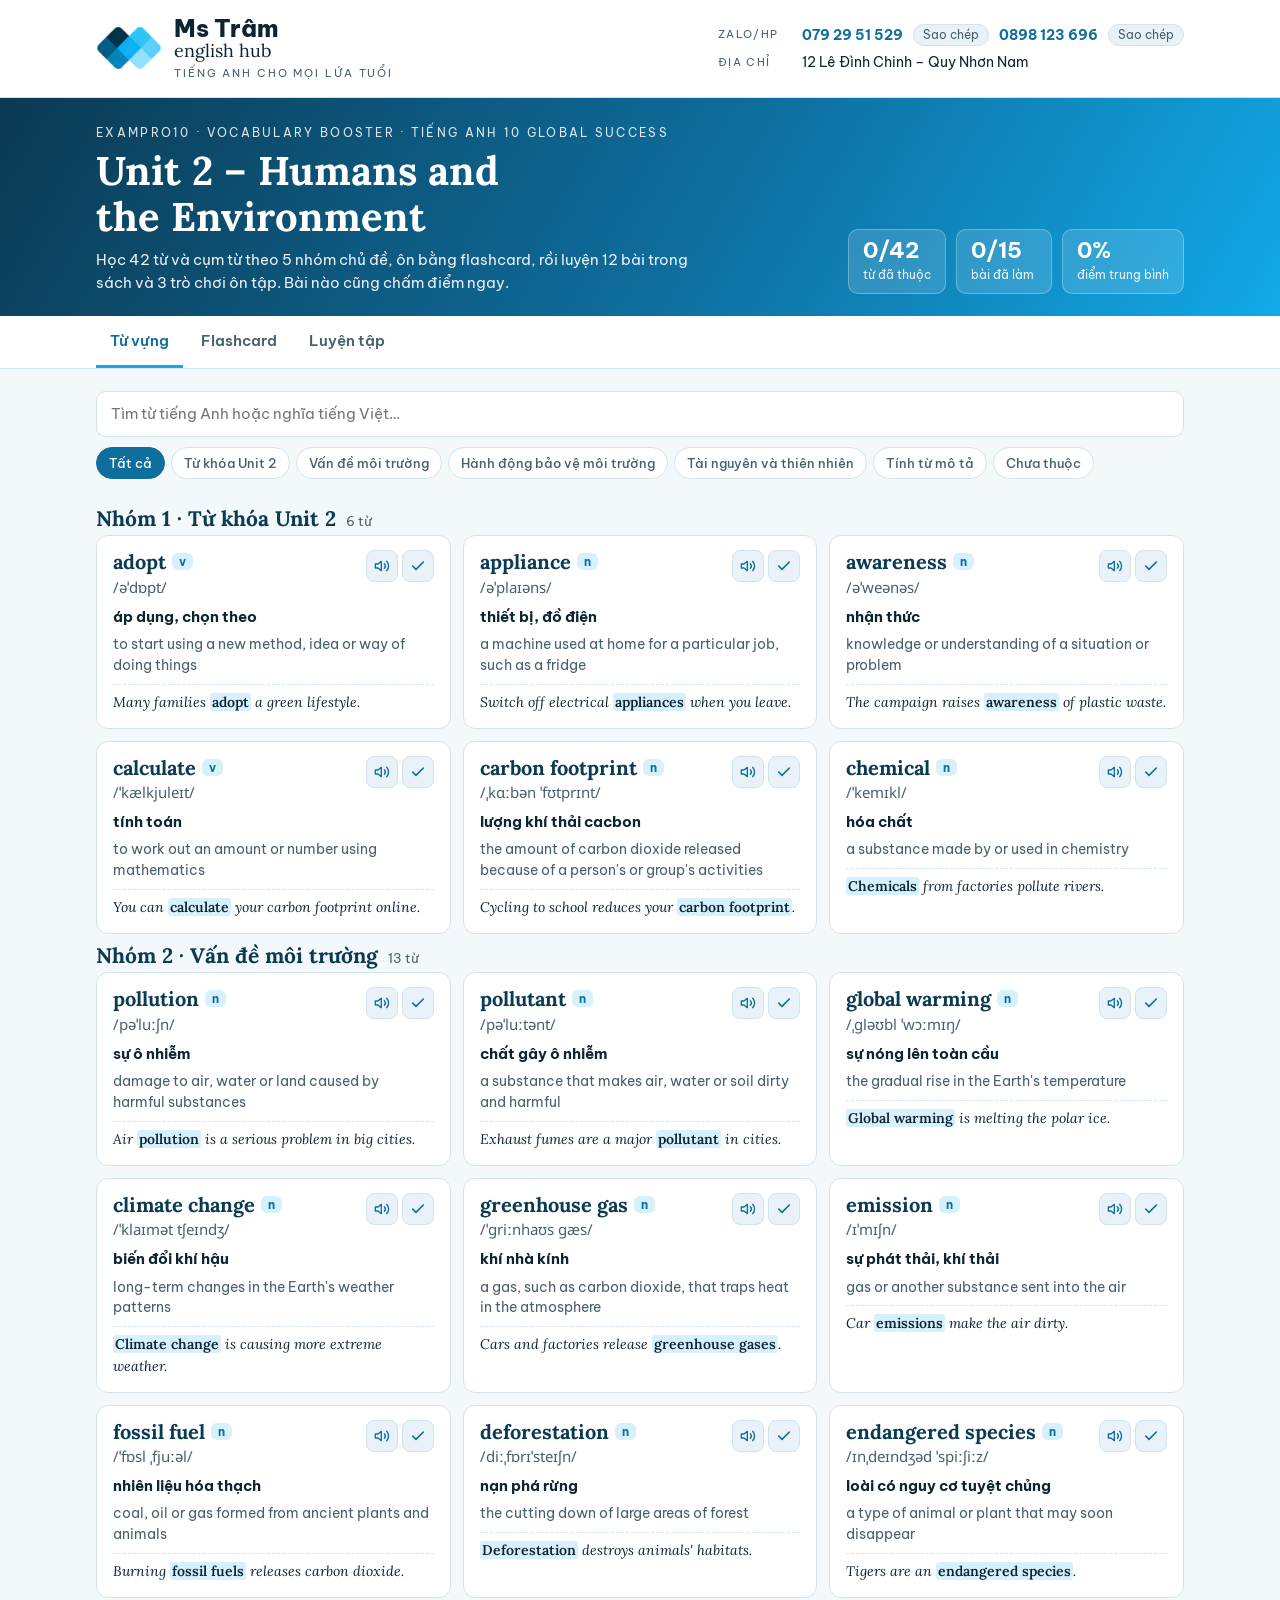
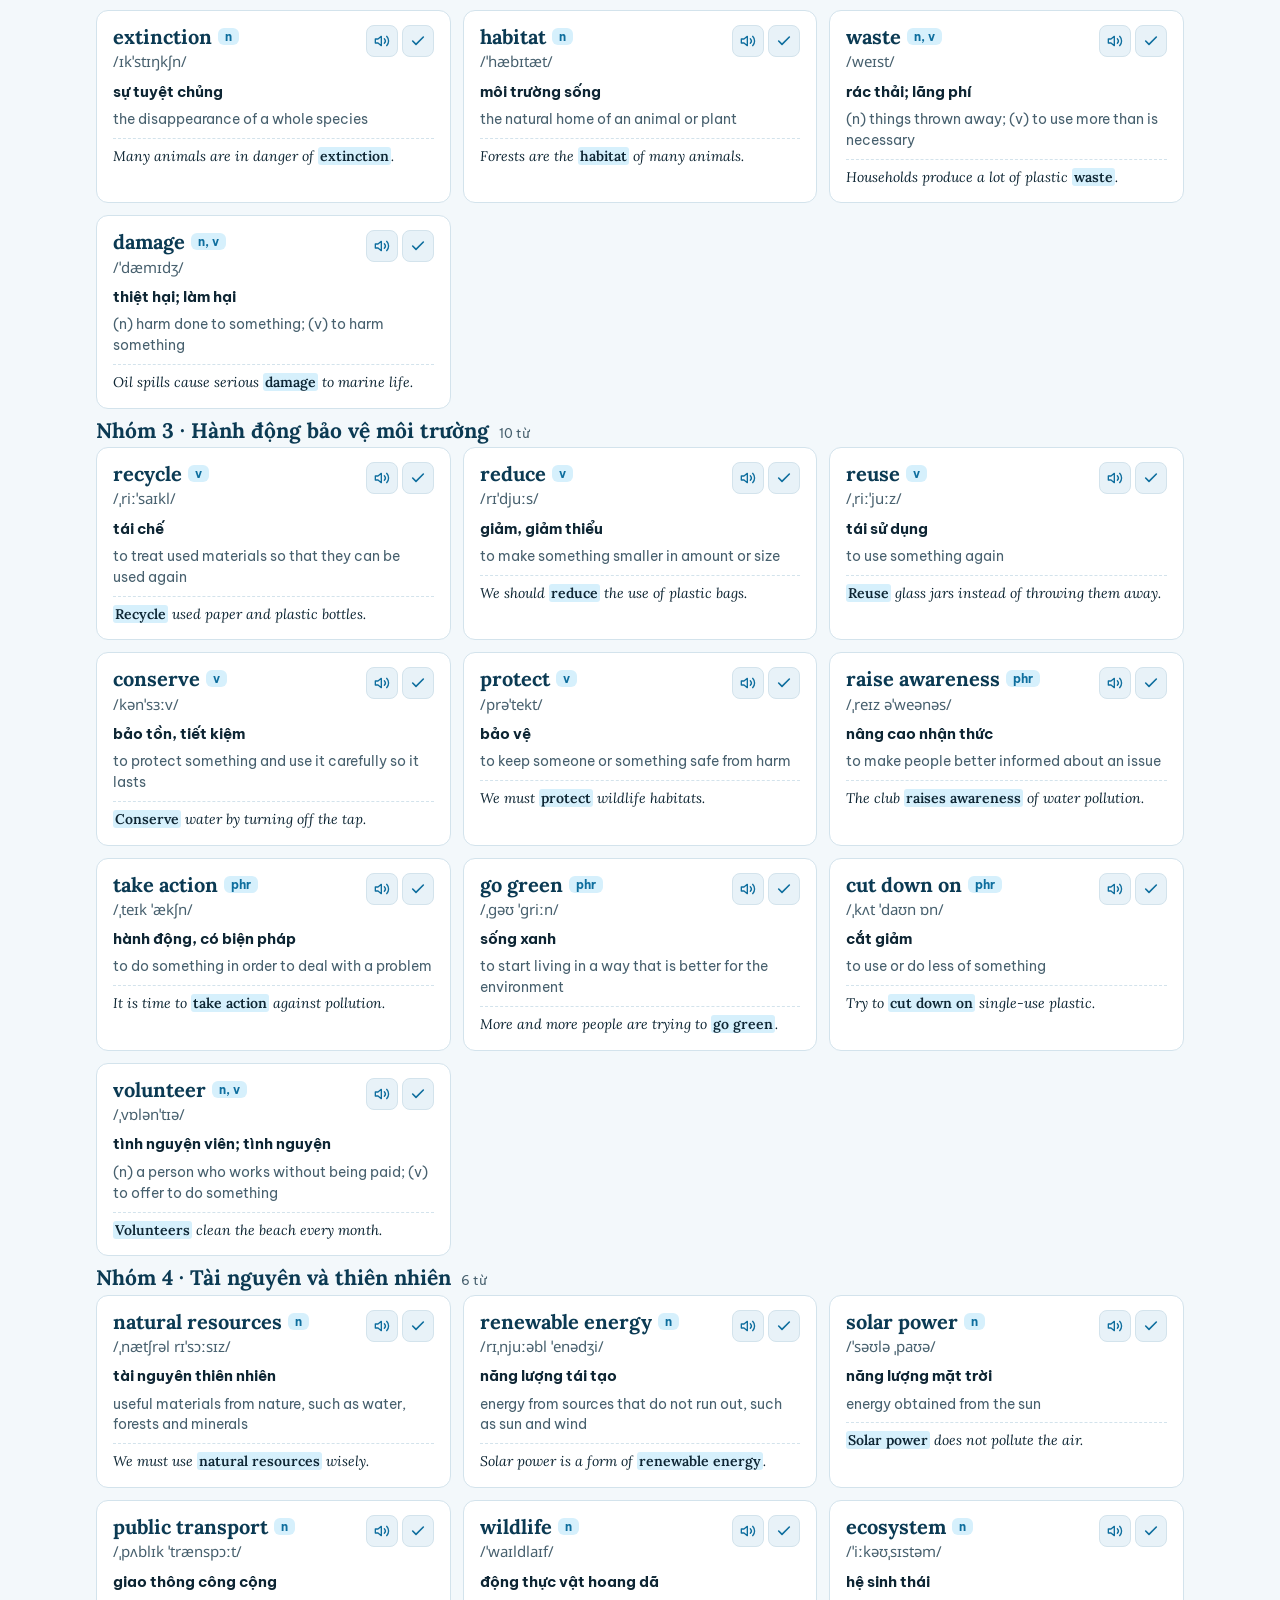
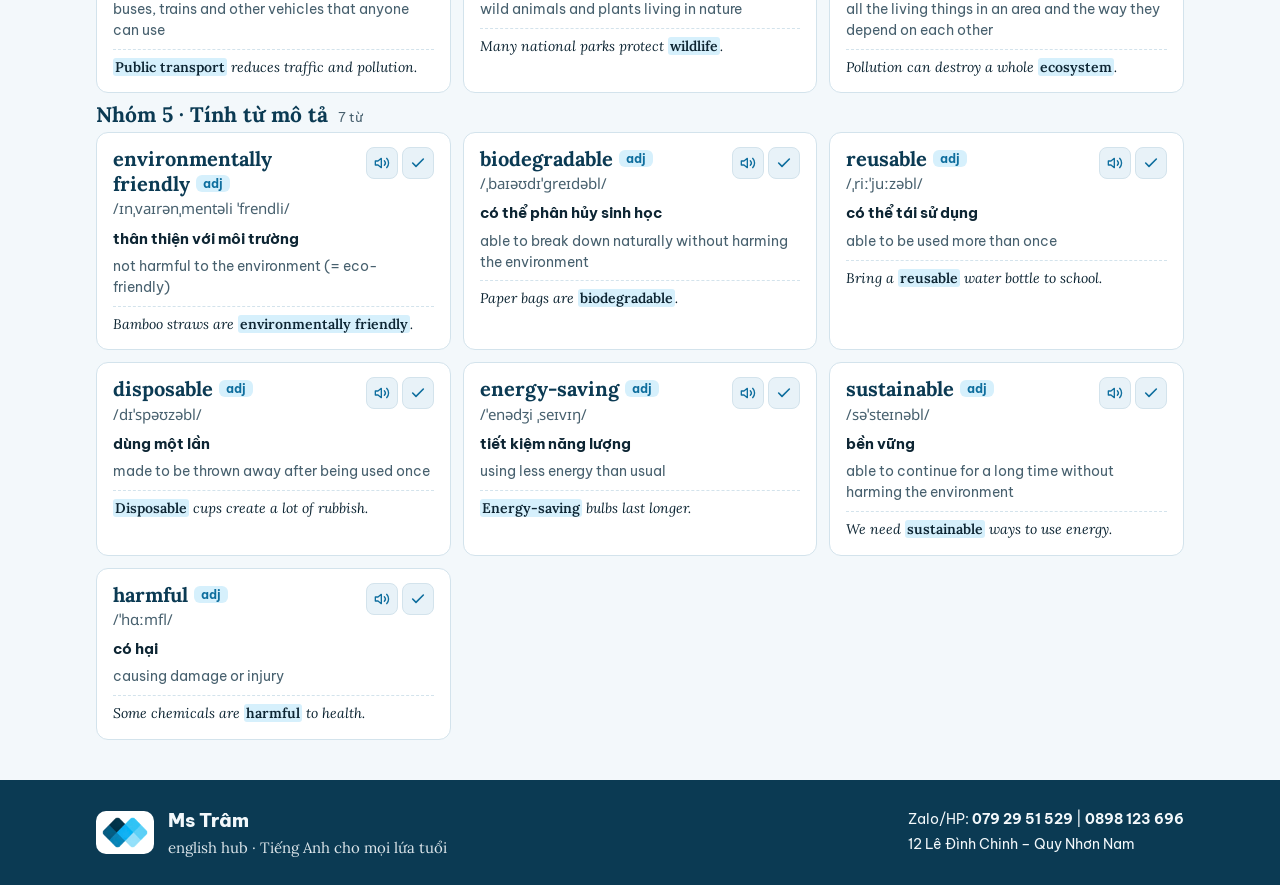
<file: tienganh10-unit2/index.html>
<!doctype html>
<html lang="vi">
<head>
<meta charset="utf-8">
<meta name="viewport" content="width=device-width, initial-scale=1, viewport-fit=cover">
<title>Vocab Booster Unit 2</title>
<meta name="claude:viewport-fit-sides" content="cover">
<link rel="preconnect" href="https://fonts.googleapis.com">
<link rel="preconnect" href="https://fonts.gstatic.com" crossorigin>
<link rel="stylesheet" href="https://fonts.googleapis.com/css2?family=Be+Vietnam+Pro:wght@400;500;600;700;800&family=Lora:ital,wght@0,500;0,600;0,700;1,500&family=Noto+Sans:wght@400;500&display=swap">
<style>
/* Layout: brand header band → sticky tab bar → one working pane per tab (vocab grid / flashcard / practice with exercise rail) → brand footer */
:root{
  --bg:#F3F8FB; --surface:#FFFFFF; --surface-2:#E8F2F8; --ink:#0D2533; --ink-2:#47606E; --line:#D3E3EC;
  --navy:#0B3A53; --brand:#0E6E9E; --sky:#12A9E8; --sky-soft:#D6F0FC; --on-brand:#FFFFFF;
  --good:#1D8655; --good-soft:#DDF3E7; --bad:#C2413A; --bad-soft:#FBE3E1; --warn:#B7791F;
  --f-display:"Lora", Georgia, "Times New Roman", serif;
  --f-body:"Be Vietnam Pro", "Segoe UI", system-ui, sans-serif;
  --f-ipa:"Noto Sans", "Segoe UI", "Arial Unicode MS", sans-serif;
  --r:12px;
}
@media (prefers-color-scheme: dark){:root:not([data-theme="light"]){
  --bg:#08161E; --surface:#0F2330; --surface-2:#15303F; --ink:#E2EFF6; --ink-2:#9DB6C4; --line:#22404F;
  --navy:#BFE6F8; --brand:#4DBDEB; --sky:#4DBDEB; --sky-soft:#123A4D; --on-brand:#06202C;
  --good:#4FCB8C; --good-soft:#123326; --bad:#F07A72; --bad-soft:#3A1916; --warn:#E8B04B; color-scheme:dark}}
:root[data-theme="dark"]{
  --bg:#08161E; --surface:#0F2330; --surface-2:#15303F; --ink:#E2EFF6; --ink-2:#9DB6C4; --line:#22404F;
  --navy:#BFE6F8; --brand:#4DBDEB; --sky:#4DBDEB; --sky-soft:#123A4D; --on-brand:#06202C;
  --good:#4FCB8C; --good-soft:#123326; --bad:#F07A72; --bad-soft:#3A1916; --warn:#E8B04B; color-scheme:dark}

*{box-sizing:border-box}
[hidden]{display:none!important}
body{margin:0;background:var(--bg);color:var(--ink);font-family:var(--f-body);font-size:15px;line-height:1.55}
.wrap{max-width:1120px;margin:0 auto;padding-left:max(16px,env(safe-area-inset-left,0px));padding-right:max(16px,env(safe-area-inset-right,0px))}
h1,h2,h3{font-family:var(--f-display);text-wrap:balance;margin:0;color:var(--navy)}
button,input,select{font:inherit;color:inherit}
button{cursor:pointer}
:focus-visible{outline:3px solid var(--sky);outline-offset:2px;border-radius:6px}
.ipa{font-family:var(--f-ipa);color:var(--ink-2)}

/* Brand header */
.brand{background:var(--surface);border-bottom:1px solid var(--line)}
.brand .wrap{display:flex;flex-wrap:wrap;align-items:center;justify-content:space-between;gap:16px;padding-block:16px}
.logo{display:flex;align-items:center;gap:12px;text-decoration:none;color:inherit}
.logo img{width:66px;height:auto;display:block}
.logo .n1{font-family:var(--f-body);font-weight:800;font-size:24px;line-height:1;letter-spacing:-.01em;color:var(--ink)}
.logo .n2{font-family:var(--f-display);font-size:18px;line-height:1.2;color:var(--ink)}
.logo .tag{font-size:10.5px;letter-spacing:.18em;text-transform:uppercase;color:var(--ink-2);margin-top:3px}
.contact{display:flex;flex-direction:column;gap:6px;font-size:13.5px;min-width:0}
.contact .row{display:flex;flex-wrap:wrap;align-items:center;gap:6px 10px}
.contact .lbl{font-size:11px;letter-spacing:.12em;text-transform:uppercase;color:var(--ink-2);min-width:74px}
.phone{font-weight:700;color:var(--brand);font-variant-numeric:tabular-nums;user-select:all}
.copy{border:1px solid var(--line);background:var(--surface-2);border-radius:999px;font-size:11.5px;padding:1px 9px;color:var(--ink-2)}
.copy:hover{border-color:var(--sky);color:var(--brand)}

/* Hero band */
.hero{background:linear-gradient(120deg,#0B3A53 0%,#0E6E9E 55%,#12A9E8 100%);color:#fff}
.hero .wrap{padding-block:26px 22px;display:grid;grid-template-columns:1fr auto;gap:18px;align-items:end}
.hero .eyebrow{font-size:11.5px;letter-spacing:.2em;text-transform:uppercase;opacity:.85}
.hero h1{color:#fff;font-size:clamp(26px,4.4vw,40px);line-height:1.15;margin-top:6px}
.hero p{margin:8px 0 0;max-width:60ch;opacity:.92}
.stats{display:flex;gap:10px;flex-wrap:wrap}
.stat{background:rgba(255,255,255,.14);border:1px solid rgba(255,255,255,.28);border-radius:10px;padding:8px 14px;min-width:96px}
.stat b{display:block;font-size:22px;font-variant-numeric:tabular-nums;line-height:1.1}
.stat span{font-size:11.5px;opacity:.9}

/* Tabs */
.tabs{position:sticky;top:env(safe-area-inset-top,0px);z-index:5;background:var(--surface);border-bottom:1px solid var(--line)}
.tabs .wrap{display:flex;gap:4px;overflow-x:auto;scrollbar-width:none}
.tab{border:0;background:none;padding:13px 14px;font-weight:600;color:var(--ink-2);border-bottom:3px solid transparent;white-space:nowrap}
.tab[aria-selected="true"]{color:var(--brand);border-bottom-color:var(--sky)}
main{padding-block:22px 40px}
section[role="tabpanel"]{display:flex;flex-direction:column;gap:18px}

/* Vocab */
.toolbar{display:flex;flex-wrap:wrap;gap:10px;align-items:center}
.search{flex:1 1 240px;min-width:0;border:1px solid var(--line);background:var(--surface);border-radius:10px;padding:10px 14px}
.chips{display:flex;flex-wrap:wrap;gap:6px}
.chip{border:1px solid var(--line);background:var(--surface);border-radius:999px;padding:5px 12px;font-size:13px;font-weight:500;color:var(--ink-2)}
.chip[aria-pressed="true"]{background:var(--brand);border-color:var(--brand);color:var(--on-brand)}
.group-h{display:flex;align-items:baseline;gap:10px;margin-top:6px}
.group-h h2{font-size:21px}
.group-h small{color:var(--ink-2)}
.grid{display:grid;grid-template-columns:repeat(auto-fill,minmax(300px,1fr));gap:12px}
.vcard{background:var(--surface);border:1px solid var(--line);border-radius:var(--r);padding:14px 16px;display:flex;flex-direction:column;gap:6px;min-width:0}
.vcard.known{border-color:var(--good)}
.vtop{display:flex;align-items:flex-start;gap:8px}
.vword{font-family:var(--f-display);font-weight:700;font-size:20px;color:var(--navy);line-height:1.2}
.pos{font-size:11.5px;font-weight:700;color:var(--brand);background:var(--sky-soft);border-radius:6px;padding:1px 7px;margin-left:6px;vertical-align:3px;font-family:var(--f-body)}
.vtop .sp{margin-left:auto;display:flex;gap:4px;flex-shrink:0}
.icon-btn{width:32px;height:32px;border-radius:8px;border:1px solid var(--line);background:var(--surface-2);display:grid;place-items:center;color:var(--brand);padding:0}
.icon-btn[aria-pressed="true"]{background:var(--good);border-color:var(--good);color:#fff}
.icon-btn svg{width:16px;height:16px}
.vvi{font-weight:700;color:var(--ink)}
.ven{color:var(--ink-2);font-size:13.5px}
.vex{font-size:14px;border-top:1px dashed var(--line);padding-top:7px;margin-top:2px;font-style:italic;font-family:var(--f-display)}
mark{background:var(--sky-soft);color:inherit;padding:0 2px;border-radius:3px;font-style:normal;font-weight:600}
.empty{color:var(--ink-2);padding:20px;text-align:center}

/* Flashcard */
.fc-shell{display:grid;grid-template-columns:minmax(0,1fr);justify-items:center;gap:14px}
.fc-meta{display:flex;flex-wrap:wrap;gap:10px;align-items:center;justify-content:center;color:var(--ink-2);font-size:13.5px}
select{border:1px solid var(--line);background:var(--surface);border-radius:8px;padding:6px 10px}
.flash{width:min(560px,100%);aspect-ratio:16/10;max-width:100%;perspective:1200px;border:0;background:none;padding:0}
.flash-in{position:relative;width:100%;height:100%;transition:transform .5s;transform-style:preserve-3d}
.flash.flipped .flash-in{transform:rotateY(180deg)}
.face{position:absolute;inset:0;border-radius:18px;backface-visibility:hidden;display:flex;flex-direction:column;align-items:center;justify-content:center;gap:8px;padding:22px;text-align:center;border:1px solid var(--line)}
.front{background:var(--surface)}
.front .w{font-family:var(--f-display);font-size:clamp(28px,6vw,44px);font-weight:700;color:var(--navy);line-height:1.15}
.back{background:var(--navy);color:var(--bg);transform:rotateY(180deg)}
.back .m{font-size:clamp(20px,4vw,28px);font-weight:700}
.back .d{opacity:.85;font-size:14px;max-width:44ch}
.back .e{font-family:var(--f-display);font-style:italic;font-size:15px;max-width:46ch}
.hint{font-size:12px;color:var(--ink-2)}
.btns{display:flex;flex-wrap:wrap;gap:8px;justify-content:center}
.btn{border:1px solid var(--line);background:var(--surface);border-radius:10px;padding:9px 16px;font-weight:600}
.btn:hover{border-color:var(--sky)}
.btn.primary{background:var(--brand);border-color:var(--brand);color:var(--on-brand)}
.btn.good{background:var(--good);border-color:var(--good);color:#fff}
.btn.ghost{background:transparent}

/* Practice */
.prac{display:grid;grid-template-columns:250px minmax(0,1fr);gap:20px;align-items:start}
.rail{background:var(--surface);border:1px solid var(--line);border-radius:var(--r);padding:8px;position:sticky;top:calc(env(safe-area-inset-top,0px) + 60px);max-height:calc(100vh - 80px);overflow:auto}
.rail h4{margin:10px 10px 4px;font-size:11px;letter-spacing:.14em;text-transform:uppercase;color:var(--ink-2)}
.rail button{display:flex;width:100%;align-items:center;gap:8px;border:0;background:none;text-align:left;padding:7px 10px;border-radius:8px;font-size:13.5px}
.rail button[aria-current="true"]{background:var(--sky-soft);color:var(--navy);font-weight:600}
.rail .code{font-weight:700;color:var(--brand);width:24px;flex-shrink:0;font-variant-numeric:tabular-nums}
.rail .sc{margin-left:auto;font-size:11.5px;font-variant-numeric:tabular-nums;color:var(--ink-2);flex-shrink:0}
.rail .sc.full{color:var(--good);font-weight:700}
.railsel{display:none}
.ex{background:var(--surface);border:1px solid var(--line);border-radius:var(--r);padding:20px 22px;display:flex;flex-direction:column;gap:16px;min-width:0}
.ex-head .part{font-size:11.5px;letter-spacing:.16em;text-transform:uppercase;color:var(--brand);font-weight:700}
.ex-head h2{font-size:23px;margin-top:4px}
.ex-head p{margin:6px 0 0;color:var(--ink-2);font-size:14px;max-width:70ch}
.q{display:flex;gap:10px;align-items:flex-start;padding:10px 0;border-bottom:1px solid var(--line)}
.q:last-child{border-bottom:0}
.qn{font-weight:700;color:var(--brand);min-width:24px;font-variant-numeric:tabular-nums}
.qb{flex:1;min-width:0;display:flex;flex-direction:column;gap:8px}
.qs{line-height:2}
.blank{display:inline-block;border:0;border-bottom:2px solid var(--sky);background:var(--surface-2);border-radius:6px 6px 0 0;padding:1px 8px;width:11em;max-width:100%;font-weight:600}
.blank.ok{border-color:var(--good);background:var(--good-soft);color:var(--good)}
.blank.no{border-color:var(--bad);background:var(--bad-soft);color:var(--bad)}
.cue{font-size:12.5px;font-weight:700;color:var(--ink-2);letter-spacing:.04em}
.opts{display:flex;flex-wrap:wrap;gap:8px}
.opt{border:1.5px solid var(--line);background:var(--surface);border-radius:10px;padding:6px 14px;font-weight:500;text-align:left}
.opt .k{font-weight:700;color:var(--brand);margin-right:6px}
.opt[aria-pressed="true"]{border-color:var(--brand);background:var(--sky-soft)}
.opt.ok{border-color:var(--good);background:var(--good-soft)}
.opt.no{border-color:var(--bad);background:var(--bad-soft)}
.fb{font-size:13.5px;border-radius:8px;padding:7px 11px}
.fb.ok{background:var(--good-soft);color:var(--good)}
.fb.no{background:var(--bad-soft);color:var(--bad)}
.fb .why{color:var(--ink);display:block;margin-top:2px}
.tbl-wrap{overflow-x:auto}
table.wf{border-collapse:collapse;width:100%;min-width:520px}
table.wf th,table.wf td{border:1px solid var(--line);padding:8px 10px;text-align:left}
table.wf th{background:var(--surface-2);font-size:12.5px;letter-spacing:.08em;text-transform:uppercase;color:var(--ink-2)}
table.wf td.given{font-weight:700;color:var(--navy)}
table.wf td.none{color:var(--ink-2);text-align:center}
table.wf td.n{width:44px;font-weight:700;color:var(--brand);text-align:center}
table.wf .blank{width:100%}
.ans{font-size:12px;color:var(--good);margin-top:3px;display:block}
.bank{display:flex;flex-wrap:wrap;gap:8px;padding:12px;border:1.5px dashed var(--sky);border-radius:10px;background:var(--surface-2)}
.bank span{background:var(--surface);border:1px solid var(--line);border-radius:8px;padding:3px 10px;font-weight:600;color:var(--navy)}
.bank span.used{opacity:.4;text-decoration:line-through}
.match{display:grid;grid-template-columns:minmax(0,1fr) minmax(0,1fr);gap:18px}
.match ol{list-style:none;margin:0;padding:0;display:flex;flex-direction:column;gap:8px}
.mrow{display:flex;align-items:center;gap:8px;flex-wrap:wrap;padding:6px 10px;border:1px solid var(--line);border-radius:10px}
.mrow.ok{border-color:var(--good);background:var(--good-soft)}
.mrow.no{border-color:var(--bad);background:var(--bad-soft)}
.mrow select{padding:4px 6px}
.mright li{padding:6px 10px;border-radius:10px;background:var(--surface-2)}
.mright b{color:var(--brand);margin-right:6px}
.passage{font-family:var(--f-display);font-size:16.5px;line-height:2.1;background:var(--surface-2);border-radius:10px;padding:16px 18px}
.passage .blank{font-family:var(--f-body);font-size:14px;width:9.5em}
.ex-foot{display:flex;flex-wrap:wrap;gap:10px;align-items:center;border-top:1px solid var(--line);padding-top:14px}
.score{margin-left:auto;font-weight:700;font-variant-numeric:tabular-nums}
.score.full{color:var(--good)}
.bar{height:6px;border-radius:99px;background:var(--surface-2);overflow:hidden}
.bar i{display:block;height:100%;background:var(--sky);transition:width .3s}

/* Pair game */
.pairs{display:grid;grid-template-columns:1fr 1fr;gap:10px}
.pairs .col{display:flex;flex-direction:column;gap:8px}
.tile{border:1.5px solid var(--line);background:var(--surface);border-radius:10px;padding:10px 12px;text-align:left;font-weight:600;min-height:46px}
.tile.sel{border-color:var(--brand);background:var(--sky-soft)}
.tile.done{border-color:var(--good);background:var(--good-soft);color:var(--good);cursor:default}
.tile.shake{animation:sh .35s}
@keyframes sh{25%{transform:translateX(-4px)}75%{transform:translateX(4px)}}
.big-q{font-family:var(--f-display);font-size:24px;font-weight:700;color:var(--navy)}
.clue{background:var(--surface-2);border-radius:10px;padding:12px 14px}

/* Footer */
footer{background:var(--navy);color:var(--bg)}
footer .wrap{padding-block:26px;display:flex;flex-wrap:wrap;gap:20px;justify-content:space-between;align-items:center}
footer .fl{display:flex;gap:14px;align-items:center}
footer .fl img{width:58px;background:#fff;border-radius:10px;padding:6px}
footer .bn{font-weight:800;font-size:19px}
footer .bs{font-family:var(--f-display);font-size:15px;opacity:.9}
footer .fi{font-size:14px;display:flex;flex-direction:column;gap:3px}
footer .fi b{font-variant-numeric:tabular-nums;user-select:all}
.toast{position:fixed;left:50%;bottom:calc(20px + env(safe-area-inset-bottom,0px));transform:translateX(-50%);background:var(--ink);color:var(--bg);padding:8px 16px;border-radius:999px;font-size:13.5px;opacity:0;transition:opacity .2s;pointer-events:none;z-index:20}
.toast.show{opacity:1}

@media (max-width:820px){
  .prac{grid-template-columns:minmax(0,1fr)}
  .rail{display:none}
  .railsel{display:block;width:100%;padding:10px}
  .hero .wrap{grid-template-columns:1fr}
}
@media (max-width:560px){
  .match{grid-template-columns:minmax(0,1fr)}
  .pairs{gap:8px}
  .ex{padding:16px}
  .grid{grid-template-columns:minmax(0,1fr)}
  .contact .lbl{min-width:0}
}
@media (prefers-reduced-motion:reduce){*{transition:none!important;animation:none!important}}
</style>
</head>
<body>
<header class="brand">
  <div class="wrap">
    <div class="logo">
      <img src="[data-uri]" alt="Logo Ms Trâm english hub">
      <div>
        <div class="n1">Ms Trâm</div>
        <div class="n2">english hub</div>
        <div class="tag">Tiếng Anh cho mọi lứa tuổi</div>
      </div>
    </div>
    <div class="contact">
      <div class="row"><span class="lbl">Zalo/HP</span>
        <span class="phone">079 29 51 529</span><button class="copy" data-copy="0792951529">Sao chép</button>
        <span class="phone">0898 123 696</span><button class="copy" data-copy="0898123696">Sao chép</button>
      </div>
      <div class="row"><span class="lbl">Địa chỉ</span><span>12 Lê Đình Chinh – Quy Nhơn Nam</span></div>
    </div>
  </div>
</header>

<div class="hero">
  <div class="wrap">
    <div>
      <div class="eyebrow">ExamPro10 · Vocabulary Booster · Tiếng Anh 10 Global Success</div>
      <h1>Unit 2 – Humans and the Environment</h1>
      <p>Học 42 từ và cụm từ theo 5 nhóm chủ đề, ôn bằng flashcard, rồi luyện 12 bài trong sách và 3 trò chơi ôn tập. Bài nào cũng chấm điểm ngay.</p>
    </div>
    <div class="stats">
      <div class="stat"><b id="stKnown">0/42</b><span>từ đã thuộc</span></div>
      <div class="stat"><b id="stDone">0/15</b><span>bài đã làm</span></div>
      <div class="stat"><b id="stPct">0%</b><span>điểm trung bình</span></div>
    </div>
  </div>
</div>

<nav class="tabs" aria-label="Chức năng">
  <div class="wrap" role="tablist">
    <button class="tab" role="tab" id="tab-vocab" aria-controls="p-vocab" aria-selected="true">Từ vựng</button>
    <button class="tab" role="tab" id="tab-flash" aria-controls="p-flash" aria-selected="false">Flashcard</button>
    <button class="tab" role="tab" id="tab-prac" aria-controls="p-prac" aria-selected="false">Luyện tập</button>
  </div>
</nav>

<main class="wrap">
  <section role="tabpanel" id="p-vocab" aria-labelledby="tab-vocab">
    <div class="toolbar">
      <input class="search" id="q" type="search" placeholder="Tìm từ tiếng Anh hoặc nghĩa tiếng Việt…" aria-label="Tìm từ">
      <div class="chips" id="gchips"></div>
    </div>
    <div id="vlist"></div>
  </section>

  <section role="tabpanel" id="p-flash" aria-labelledby="tab-flash" hidden>
    <div class="fc-shell">
      <div class="fc-meta">
        <label for="fcGroup">Bộ thẻ</label>
        <select id="fcGroup"></select>
        <label for="fcSide">Mặt trước</label>
        <select id="fcSide"><option value="en">Tiếng Anh</option><option value="vi">Tiếng Việt</option></select>
        <span id="fcPos" style="font-variant-numeric:tabular-nums"></span>
      </div>
      <button class="flash" id="flash" aria-label="Lật thẻ">
        <div class="flash-in">
          <div class="face front" id="fcFront"></div>
          <div class="face back" id="fcBack"></div>
        </div>
      </button>
      <div class="hint">Bấm vào thẻ hoặc phím cách để lật · phím ← → để chuyển thẻ</div>
      <div class="btns">
        <button class="btn" id="fcPrev">← Trước</button>
        <button class="btn" id="fcSpeak">Nghe</button>
        <button class="btn" id="fcShuffle">Xáo thẻ</button>
        <button class="btn good" id="fcKnow">Đã thuộc</button>
        <button class="btn primary" id="fcNext">Tiếp →</button>
      </div>
    </div>
  </section>

  <section role="tabpanel" id="p-prac" aria-labelledby="tab-prac" hidden>
    <div class="prac">
      <nav class="rail" id="rail" aria-label="Danh sách bài"></nav>
      <div style="display:flex;flex-direction:column;gap:12px;min-width:0">
        <select class="railsel" id="railsel" aria-label="Chọn bài"></select>
        <div class="ex" id="ex"></div>
      </div>
    </div>
  </section>
</main>

<footer>
  <div class="wrap">
    <div class="fl">
      <img src="[data-uri]" alt="">
      <div><div class="bn">Ms Trâm</div><div class="bs">english hub · Tiếng Anh cho mọi lứa tuổi</div></div>
    </div>
    <div class="fi">
      <span>Zalo/HP: <b>079 29 51 529</b> | <b>0898 123 696</b></span>
      <span>12 Lê Đình Chinh – Quy Nhơn Nam</span>
    </div>
  </div>
</footer>
<div class="toast" id="toast" role="status" aria-live="polite"></div>

<script>
(function(){
const GROUPS=["Từ khóa Unit 2","Vấn đề môi trường","Hành động bảo vệ môi trường","Tài nguyên và thiên nhiên","Tính từ mô tả"];
const V=[
[0,"adopt","v","/əˈdɒpt/","to start using a new method, idea or way of doing things","áp dụng, chọn theo","Many families adopt a green lifestyle."],
[0,"appliance","n","/əˈplaɪəns/","a machine used at home for a particular job, such as a fridge","thiết bị, đồ điện","Switch off electrical appliances when you leave."],
[0,"awareness","n","/əˈweənəs/","knowledge or understanding of a situation or problem","nhận thức","The campaign raises awareness of plastic waste."],
[0,"calculate","v","/ˈkælkjuleɪt/","to work out an amount or number using mathematics","tính toán","You can calculate your carbon footprint online."],
[0,"carbon footprint","n","/ˌkɑːbən ˈfʊtprɪnt/","the amount of carbon dioxide released because of a person's or group's activities","lượng khí thải cacbon","Cycling to school reduces your carbon footprint."],
[0,"chemical","n","/ˈkemɪkl/","a substance made by or used in chemistry","hóa chất","Chemicals from factories pollute rivers."],
[1,"pollution","n","/pəˈluːʃn/","damage to air, water or land caused by harmful substances","sự ô nhiễm","Air pollution is a serious problem in big cities."],
[1,"pollutant","n","/pəˈluːtənt/","a substance that makes air, water or soil dirty and harmful","chất gây ô nhiễm","Exhaust fumes are a major pollutant in cities."],
[1,"global warming","n","/ˌɡləʊbl ˈwɔːmɪŋ/","the gradual rise in the Earth's temperature","sự nóng lên toàn cầu","Global warming is melting the polar ice."],
[1,"climate change","n","/ˈklaɪmət tʃeɪndʒ/","long-term changes in the Earth's weather patterns","biến đổi khí hậu","Climate change is causing more extreme weather."],
[1,"greenhouse gas","n","/ˈɡriːnhaʊs ɡæs/","a gas, such as carbon dioxide, that traps heat in the atmosphere","khí nhà kính","Cars and factories release greenhouse gases."],
[1,"emission","n","/ɪˈmɪʃn/","gas or another substance sent into the air","sự phát thải, khí thải","Car emissions make the air dirty."],
[1,"fossil fuel","n","/ˈfɒsl ˌfjuːəl/","coal, oil or gas formed from ancient plants and animals","nhiên liệu hóa thạch","Burning fossil fuels releases carbon dioxide."],
[1,"deforestation","n","/diːˌfɒrɪˈsteɪʃn/","the cutting down of large areas of forest","nạn phá rừng","Deforestation destroys animals' habitats."],
[1,"endangered species","n","/ɪnˌdeɪndʒəd ˈspiːʃiːz/","a type of animal or plant that may soon disappear","loài có nguy cơ tuyệt chủng","Tigers are an endangered species."],
[1,"extinction","n","/ɪkˈstɪŋkʃn/","the disappearance of a whole species","sự tuyệt chủng","Many animals are in danger of extinction."],
[1,"habitat","n","/ˈhæbɪtæt/","the natural home of an animal or plant","môi trường sống","Forests are the habitat of many animals."],
[1,"waste","n, v","/weɪst/","(n) things thrown away; (v) to use more than is necessary","rác thải; lãng phí","Households produce a lot of plastic waste."],
[1,"damage","n, v","/ˈdæmɪdʒ/","(n) harm done to something; (v) to harm something","thiệt hại; làm hại","Oil spills cause serious damage to marine life."],
[2,"recycle","v","/ˌriːˈsaɪkl/","to treat used materials so that they can be used again","tái chế","Recycle used paper and plastic bottles."],
[2,"reduce","v","/rɪˈdjuːs/","to make something smaller in amount or size","giảm, giảm thiểu","We should reduce the use of plastic bags."],
[2,"reuse","v","/ˌriːˈjuːz/","to use something again","tái sử dụng","Reuse glass jars instead of throwing them away."],
[2,"conserve","v","/kənˈsɜːv/","to protect something and use it carefully so it lasts","bảo tồn, tiết kiệm","Conserve water by turning off the tap."],
[2,"protect","v","/prəˈtekt/","to keep someone or something safe from harm","bảo vệ","We must protect wildlife habitats."],
[2,"raise awareness","phr","/ˌreɪz əˈweənəs/","to make people better informed about an issue","nâng cao nhận thức","The club raises awareness of water pollution."],
[2,"take action","phr","/ˌteɪk ˈækʃn/","to do something in order to deal with a problem","hành động, có biện pháp","It is time to take action against pollution."],
[2,"go green","phr","/ˌɡəʊ ˈɡriːn/","to start living in a way that is better for the environment","sống xanh","More and more people are trying to go green."],
[2,"cut down on","phr","/ˌkʌt ˈdaʊn ɒn/","to use or do less of something","cắt giảm","Try to cut down on single-use plastic."],
[2,"volunteer","n, v","/ˌvɒlənˈtɪə/","(n) a person who works without being paid; (v) to offer to do something","tình nguyện viên; tình nguyện","Volunteers clean the beach every month."],
[3,"natural resources","n","/ˌnætʃrəl rɪˈsɔːsɪz/","useful materials from nature, such as water, forests and minerals","tài nguyên thiên nhiên","We must use natural resources wisely."],
[3,"renewable energy","n","/rɪˌnjuːəbl ˈenədʒi/","energy from sources that do not run out, such as sun and wind","năng lượng tái tạo","Solar power is a form of renewable energy."],
[3,"solar power","n","/ˈsəʊlə ˌpaʊə/","energy obtained from the sun","năng lượng mặt trời","Solar power does not pollute the air."],
[3,"public transport","n","/ˌpʌblɪk ˈtrænspɔːt/","buses, trains and other vehicles that anyone can use","giao thông công cộng","Public transport reduces traffic and pollution."],
[3,"wildlife","n","/ˈwaɪldlaɪf/","wild animals and plants living in nature","động thực vật hoang dã","Many national parks protect wildlife."],
[3,"ecosystem","n","/ˈiːkəʊˌsɪstəm/","all the living things in an area and the way they depend on each other","hệ sinh thái","Pollution can destroy a whole ecosystem."],
[4,"environmentally friendly","adj","/ɪnˌvaɪrənˌmentəli ˈfrendli/","not harmful to the environment (= eco-friendly)","thân thiện với môi trường","Bamboo straws are environmentally friendly."],
[4,"biodegradable","adj","/ˌbaɪəʊdɪˈɡreɪdəbl/","able to break down naturally without harming the environment","có thể phân hủy sinh học","Paper bags are biodegradable."],
[4,"reusable","adj","/ˌriːˈjuːzəbl/","able to be used more than once","có thể tái sử dụng","Bring a reusable water bottle to school."],
[4,"disposable","adj","/dɪˈspəʊzəbl/","made to be thrown away after being used once","dùng một lần","Disposable cups create a lot of rubbish."],
[4,"energy-saving","adj","/ˈenədʒi ˌseɪvɪŋ/","using less energy than usual","tiết kiệm năng lượng","Energy-saving bulbs last longer."],
[4,"sustainable","adj","/səˈsteɪnəbl/","able to continue for a long time without harming the environment","bền vững","We need sustainable ways to use energy."],
[4,"harmful","adj","/ˈhɑːmfl/","causing damage or injury","có hại","Some chemicals are harmful to health."]
].map((r,i)=>({id:i,g:r[0],w:r[1],t:r[2],ipa:r[3],en:r[4],vi:r[5],ex:r[6]}));

/* ---------- storage ---------- */
const KEY="mstram-u2-v1";
let S={known:{},scores:{}};
try{const s=JSON.parse(localStorage.getItem(KEY)||"null"); if(s&&s.known&&s.scores) S=s;}catch(e){}
function save(){try{localStorage.setItem(KEY,JSON.stringify(S))}catch(e){}; stats();}

const $=s=>document.querySelector(s);
const esc=s=>String(s).replace(/[&<>"]/g,c=>({"&":"&amp;","<":"&lt;",">":"&gt;",'"':"&quot;"}[c]));
const norm=s=>String(s||"").toLowerCase().replace(/[’‘`]/g,"'").replace(/\s+/g," ").trim().replace(/[.!?]+$/,"");
const shuffle=a=>{a=a.slice();for(let i=a.length-1;i>0;i--){const j=Math.floor(Math.random()*(i+1));[a[i],a[j]]=[a[j],a[i]]}return a};
function toast(m){const t=$("#toast");t.textContent=m;t.classList.add("show");clearTimeout(toast.h);toast.h=setTimeout(()=>t.classList.remove("show"),1600)}
function speak(text){
  try{
    if(!("speechSynthesis" in window)){toast("Trình duyệt không hỗ trợ đọc phát âm");return}
    speechSynthesis.cancel();
    const u=new SpeechSynthesisUtterance(text);u.lang="en-GB";u.rate=.9;
    const v=speechSynthesis.getVoices().find(v=>/en-GB/i.test(v.lang))||speechSynthesis.getVoices().find(v=>/^en/i.test(v.lang));
    if(v)u.voice=v; speechSynthesis.speak(u);
  }catch(e){toast("Không phát được âm thanh")}
}
const ICON_SPK='<svg viewBox="0 0 24 24" fill="none" stroke="currentColor" stroke-width="2" stroke-linecap="round" stroke-linejoin="round" aria-hidden="true"><path d="M11 5 6 9H2v6h4l5 4V5z"/><path d="M15.5 8.5a5 5 0 0 1 0 7"/><path d="M19 5a10 10 0 0 1 0 14"/></svg>';
const ICON_CHK='<svg viewBox="0 0 24 24" fill="none" stroke="currentColor" stroke-width="2.4" stroke-linecap="round" stroke-linejoin="round" aria-hidden="true"><path d="M20 6 9 17l-5-5"/></svg>';

document.querySelectorAll(".copy").forEach(b=>b.addEventListener("click",()=>{
  const v=b.dataset.copy;
  navigator.clipboard.writeText(v).then(()=>toast("Đã sao chép "+v)).catch(()=>{
    const r=document.createRange();r.selectNodeContents(b.previousElementSibling);const s=getSelection();s.removeAllRanges();s.addRange(r);toast("Đã chọn số, nhấn Ctrl+C để sao chép")});
}));

/* ---------- tabs ---------- */
const tabs=[...document.querySelectorAll(".tab")];
function openTab(id){
  tabs.forEach(t=>{const on=t.id===id;t.setAttribute("aria-selected",on);document.getElementById(t.getAttribute("aria-controls")).hidden=!on});
  try{localStorage.setItem(KEY+"-tab",id)}catch(e){}
}
tabs.forEach(t=>t.addEventListener("click",()=>openTab(t.id)));
try{const t=localStorage.getItem(KEY+"-tab");if(t&&document.getElementById(t))openTab(t)}catch(e){}

/* ---------- vocab ---------- */
let gFilter=-1;
function hl(ex,w){
  const words=w.split(/\s+/);
  let pat;
  if(words.length>1) pat=words.map(x=>x.slice(0,Math.max(3,x.length-1))+"\\w*").join("\\s+");
  else pat=w.replace(/e$|y$/,"").slice(0,Math.max(4,w.length-2))+"[\\w-]*";
  const re=new RegExp("\\b("+pat+")","i");
  return esc(ex).replace(re,"<mark>$1</mark>");
}
function renderChips(){
  const c=$("#gchips");
  c.innerHTML=[["Tất cả",-1],...GROUPS.map((g,i)=>[g,i]),["Chưa thuộc",-2]].map(([l,v])=>`<button class="chip" data-g="${v}" aria-pressed="${gFilter===v}">${esc(l)}</button>`).join("");
  c.querySelectorAll(".chip").forEach(b=>b.onclick=()=>{gFilter=+b.dataset.g;renderChips();renderVocab()});
}
function renderVocab(){
  const q=norm($("#q").value);
  let html="";
  GROUPS.forEach((g,gi)=>{
    if(gFilter>=0&&gFilter!==gi)return;
    const items=V.filter(v=>v.g===gi&&(gFilter!==-2||!S.known[v.id])&&(!q||norm(v.w+" "+v.vi+" "+v.en).includes(q)));
    if(!items.length)return;
    html+=`<div class="group-h"><h2>Nhóm ${gi+1} · ${esc(g)}</h2><small>${items.length} từ</small></div><div class="grid">`+
      items.map(v=>`<article class="vcard${S.known[v.id]?" known":""}">
        <div class="vtop"><div><span class="vword">${esc(v.w)}</span><span class="pos">${esc(v.t)}</span><div class="ipa">${esc(v.ipa)}</div></div>
        <div class="sp"><button class="icon-btn" data-say="${v.id}" aria-label="Nghe phát âm ${esc(v.w)}">${ICON_SPK}</button>
        <button class="icon-btn" data-know="${v.id}" aria-pressed="${!!S.known[v.id]}" aria-label="Đánh dấu đã thuộc">${ICON_CHK}</button></div></div>
        <div class="vvi">${esc(v.vi)}</div><div class="ven">${esc(v.en)}</div>
        <div class="vex">${hl(v.ex,v.w)}</div></article>`).join("")+"</div>";
  });
  $("#vlist").innerHTML=html||'<p class="empty">Không tìm thấy từ phù hợp.</p>';
}
$("#vlist").addEventListener("click",e=>{
  const s=e.target.closest("[data-say]");if(s){speak(V[+s.dataset.say].w);return}
  const k=e.target.closest("[data-know]");if(k){const id=+k.dataset.know;S.known[id]=!S.known[id];if(!S.known[id])delete S.known[id];save();renderVocab()}
});
$("#q").addEventListener("input",renderVocab);
renderChips();renderVocab();

/* ---------- flashcards ---------- */
let deck=[],fi=0;
$("#fcGroup").innerHTML='<option value="-1">Tất cả (42 thẻ)</option>'+GROUPS.map((g,i)=>`<option value="${i}">Nhóm ${i+1} · ${esc(g)}</option>`).join("")+'<option value="-2">Từ chưa thuộc</option>';
function buildDeck(){
  const g=+$("#fcGroup").value;
  deck=V.filter(v=>g===-1||v.g===g||(g===-2&&!S.known[v.id]));fi=0;showCard();
}
function showCard(){
  const f=$("#flash");f.classList.remove("flipped");
  if(!deck.length){$("#fcFront").innerHTML='<div class="w">🎉</div><div>Bạn đã thuộc hết bộ thẻ này!</div>';$("#fcBack").innerHTML="";$("#fcPos").textContent="";return}
  const v=deck[fi];const enFront=$("#fcSide").value==="en";
  const en=`<div class="w">${esc(v.w)}</div><div class="ipa">${esc(v.ipa)} · ${esc(v.t)}</div>`;
  const vi=`<div class="${enFront?"m":"w"}">${esc(v.vi)}</div>`;
  $("#fcFront").innerHTML=enFront?en:vi+`<div class="hint">${esc(GROUPS[v.g])}</div>`;
  $("#fcBack").innerHTML=enFront?`<div class="m">${esc(v.vi)}</div><div class="d">${esc(v.en)}</div><div class="e">“${esc(v.ex)}”</div>`
    :`<div class="m">${esc(v.w)}</div><div class="d">${esc(v.ipa)} · ${esc(v.en)}</div><div class="e">“${esc(v.ex)}”</div>`;
  $("#fcPos").textContent=`Thẻ ${fi+1}/${deck.length}`;
  $("#fcKnow").textContent=S.known[v.id]?"Bỏ đánh dấu thuộc":"Đã thuộc";
}
$("#flash").onclick=()=>$("#flash").classList.toggle("flipped");
$("#fcNext").onclick=()=>{if(deck.length){fi=(fi+1)%deck.length;showCard()}};
$("#fcPrev").onclick=()=>{if(deck.length){fi=(fi-1+deck.length)%deck.length;showCard()}};
$("#fcShuffle").onclick=()=>{deck=shuffle(deck);fi=0;showCard();toast("Đã xáo thẻ")};
$("#fcSpeak").onclick=()=>{if(deck.length)speak(deck[fi].w)};
$("#fcKnow").onclick=()=>{if(!deck.length)return;const v=deck[fi];
  if(S.known[v.id])delete S.known[v.id];else S.known[v.id]=1;save();renderVocab();
  if(+$("#fcGroup").value===-2&&S.known[v.id]){deck.splice(fi,1);if(fi>=deck.length)fi=0;showCard()}else{showCard();if(S.known[v.id])setTimeout(()=>$("#fcNext").click(),250)}};
$("#fcGroup").onchange=buildDeck;$("#fcSide").onchange=showCard;
document.addEventListener("keydown",e=>{
  if($("#p-flash").hidden||/INPUT|SELECT|TEXTAREA/.test(document.activeElement.tagName))return;
  if(e.key==="ArrowRight")$("#fcNext").click();else if(e.key==="ArrowLeft")$("#fcPrev").click();
  else if(e.key===" "&&document.activeElement.id!=="flash"){e.preventDefault();$("#flash").click()}
});
buildDeck();

/* ---------- exercises data ---------- */
const WF1=[["=pollute","pollution|pollutant","polluted|polluting"],["protect","=protection","protective"],["=conserve","conservation|conservationist","-"],["=endanger","endangerment|danger","endangered"],["damage","=damage","damaging|damaged"],["recycle","recycling|recyclables","=recyclable"],["=reduce","reduction","-"],["adopt","=adoption","-"],["=calculate","calculation|calculator","-"],["-","awareness","=aware"],["-","environment|environmentalist","=environmental"],["=harm","harm","harmful|harmless"]];
const WF2=[["=destroy","destruction","destructive"],["consume","=consumption","-"],["emit","=emission","-"],["waste","waste|wastefulness","=wasteful"],["sustain","sustainability","=sustainable"],["=benefit","benefit","beneficial"],["reuse","reuse","=reusable"],["prevent","=prevention","preventive|preventable|preventative"],["act","=action","active"],["=contribute","contribution|contributor","-"]];

const EX=[
{id:"A1",part:"Part A · Word family",title:"Hoàn thành bảng họ từ",note:"Điền dạng từ còn thiếu. Dấu “—” nghĩa là không có dạng phù hợp. Chú ý hậu tố: -tion, -ment, -ful, -able, -ed/-ing.",type:"table",rows:WF1},
{id:"A2",part:"Part A · Word family",title:"Hoàn thành bảng họ từ – nâng cao",note:"Cách làm như A1. Nếu có hai dạng đúng, chỉ cần viết một dạng.",type:"table",rows:WF2},
{id:"A3",part:"Part A · Word family",title:"Chọn dạng từ đúng",note:"Xác định vị trí của từ trong câu (sau mạo từ, sau be, trước danh từ, sau to…) rồi mới chọn.",type:"inline",items:[
 ["Air ___ is one of the biggest problems in big cities.",["pollute","pollution","polluted"],1,"Sau “Air” cần danh từ ghép: air pollution (ô nhiễm không khí)."],
 ["Plastic waste is ___ to marine animals.",["harm","harmful","harmfully"],1,"Sau “be” cần tính từ; cấu trúc be harmful to: có hại cho."],
 ["The panda is ___ because its habitat is shrinking.",["danger","dangerous","endangered"],2,"endangered = có nguy cơ tuyệt chủng; dangerous = nguy hiểm (gây hại cho người khác)."],
 ["We should use ___ friendly products.",["environment","environmental","environmentally"],2,"Trạng từ bổ nghĩa cho tính từ “friendly”: environmentally friendly."],
 ["The campaign aims to raise public ___ of climate change.",["aware","awareness","awarely"],1,"raise awareness of: nâng cao nhận thức về; sau tính từ “public” cần danh từ."],
 ["Recycling paper is a good way to ___ forests.",["conserve","conservation","conservative"],0,"Sau “to” cần động từ nguyên mẫu: to conserve (bảo tồn)."]]},
{id:"B1",part:"Part B · Collocations",title:"Nối cột A với cột B",note:"Chọn chữ cái a–h phù hợp. Mỗi cụm chỉ dùng một lần.",type:"match",
 left:["raise","take","reduce","adopt","recycle","conserve","cause","switch off"],
 right:["a green lifestyle","natural resources","awareness of climate change","serious damage to wildlife","used paper, glass and plastic","measures to protect forests","our carbon footprint","electrical appliances"],
 key:[2,5,6,0,4,1,3,7]},
{id:"B2",part:"Part B · Collocations",title:"Nối cột A với cột B – nâng cao",note:"Chú ý giới từ đi kèm trong các cụm động từ.",type:"match",
 left:["cut down on","protect","release","make","throw away","suffer from","use","be in danger of"],
 right:["solar panels on the roof","greenhouse gases into the air","a difference to the planet","the use of private cars","wildlife habitats","old batteries and broken toys","serious water shortages","extinction"],
 key:[3,4,1,2,5,6,0,7]},
{id:"B3",part:"Part B · Collocations",title:"Hoàn thành câu bằng cụm từ trong khung",note:"Mỗi cụm dùng một lần. Gõ đúng cụm từ vào chỗ trống.",type:"fill",
 bank:["raise awareness of","take action","go green","cut down on","natural resources","carbon footprint"],
 items:[["Our club organises talks to ___ the dangers of plastic waste.","raise awareness of"],["Governments must ___ now to stop climate change.","take action"],["If we want to ___, we should walk or cycle instead of driving.","go green"],["We should ___ the use of plastic straws.","cut down on"],["Water, oil and forests are important ___.","natural resources"],["Flying less can help reduce your ___.","carbon footprint"]]},
{id:"C1",part:"Part C · Word form",title:"Điền dạng đúng của từ trong ngoặc",note:"Xác định từ loại cần điền dựa vào vị trí trong câu.",type:"fill",items:[
 ["Air ___ in big cities is getting worse every year.","pollution","POLLUTE"],["Everyone should take part in the ___ of the environment.","protection","PROTECT"],["Using too many chemicals in farming can be ___ to the soil.","harmful","HARM"],["The giant panda is an ___ species.","endangered","ENDANGER"],["Our school has launched a campaign to raise students' ___ of waste.","awareness","AWARE"],["These bottles are ___, so please put them in the blue bin.","recyclable","RECYCLE"],["A ___ in energy use will help protect the planet.","reduction","REDUCE"],["Buying ___ friendly products helps save the planet.","environmentally","ENVIRONMENT"]]},
{id:"C2",part:"Part C · Word form",title:"Điền dạng đúng của từ – nâng cao",note:"Chú ý các dạng biến đổi bất quy tắc: destroy → destruction, emit → emission.",type:"fill",items:[
 ["Deforestation leads to the ___ of many animals' habitats.","destruction","DESTROY"],["The ___ of electricity in big cities has risen sharply.","consumption","CONSUME"],["Leaving the tap running is ___ and bad for the environment.","wasteful","WASTE"],["Planting trees is a ___ activity for both people and the planet.","beneficial","BENEFIT"],["We need ___ solutions to the energy shortage.","sustainable","SUSTAIN"],["Every citizen can make a ___ to environmental protection.","contribution","CONTRIBUTE"],["Scientists say that the ___ of greenhouse gases must be reduced.","emission|emissions","EMIT"],["The Go Green Club is ready to take ___ to clean up the river.","action","ACT"]]},
{id:"C3",part:"Part C · Word form",title:"Điền dạng đúng của từ vào đoạn văn",note:"Fill in each blank with the correct form of the word in brackets.",type:"passage",
 text:"Small changes in daily life can make a big {0} (DIFFER) to our planet. Using {1} (REUSE) bags instead of plastic ones is an easy way to cut down on waste. Schools also play an important role in teaching students about {2} (ENVIRONMENT) problems. Programmes on the {3} (PROTECT) of forests and rivers help to raise students' {4} (AWARE). If everyone joins in, we can build a more {5} (SUSTAIN) future.",
 key:["difference","reusable","environmental","protection","awareness","sustainable"]},
{id:"D1",part:"Part D · Confusing words",title:"Chọn đáp án đúng",note:"Chú ý từ loại và collocation trước khi chọn. Đọc cả câu, không chỉ đọc chỗ trống.",type:"mcq",items:[
 ["Plastic waste has a serious ___ on marine life.",["affect","effect","affection","effective"],1,"have an effect on: có ảnh hưởng đến (effect là danh từ)."],
 ["Air pollution can ___ our health badly.",["affect","effect","affection","effective"],0,"Sau động từ khuyết thiếu “can” cần động từ: affect (ảnh hưởng)."],
 ["Factories should ___ the amount of waste they release into rivers.",["increase","produce","cause","reduce"],3,"reduce the amount of waste: giảm lượng rác thải — hợp nghĩa câu."],
 ["Global warming ___ more frequent floods and droughts.",["results from","leads to","depends on","consists of"],1,"lead to: dẫn đến (nguyên nhân → kết quả)."],
 ["Many animals are in danger of ___ because their habitats are being destroyed.",["extinct","extinguish","extinction","extinctive"],2,"Sau giới từ “of” cần danh từ: in danger of extinction."],
 ["Protecting the environment is everyone's ___.",["responsible","responsibly","responsibilities","responsibility"],3,"Sau sở hữu cách “everyone's” cần danh từ số ít: responsibility."]]},
{id:"D2",part:"Part D · Confusing words",title:"Chọn đáp án đúng – nâng cao",note:"Phân biệt các từ gần nghĩa và giới từ đi kèm.",type:"mcq",items:[
 ["One of the main ___ of air pollution is exhaust fumes from vehicles.",["reasons","causes","results","effects"],1,"cause of: nguyên nhân gây ra (một vấn đề); reason for: lý do."],
 ["Sea levels are ___ because of global warming.",["raising","lifting","rising","arising"],2,"rise (nội động từ): tăng lên; raise cần tân ngữ."],
 ["We should not ___ water while brushing our teeth.",["lose","miss","spend","waste"],3,"waste water: lãng phí nước."],
 ["A large ___ of plastic ends up in the ocean every year.",["number","amount","deal","plenty"],1,"a large amount of + danh từ không đếm được (plastic)."],
 ["There is very ___ clean water in some parts of the world.",["few","many","little","a few"],2,"very little + danh từ không đếm được, nghĩa phủ định: rất ít."],
 ["We must ___ action before it is too late.",["make","do","have","take"],3,"Collocation: take action (hành động)."],
 ["Everyone should cut down ___ the use of plastic bags.",["on","in","at","of"],0,"Cụm động từ: cut down on (cắt giảm)."],
 ["The factory was fined for ___ harmful chemicals into the river.",["releasing","keeping","saving","planting"],0,"release chemicals into the river: xả hóa chất ra sông."]]},
{id:"D3",part:"Part D · Synonyms & antonyms",title:"Từ đồng nghĩa và trái nghĩa",note:"Chọn từ gần nghĩa nhất (CLOSEST) hoặc trái nghĩa (OPPOSITE) với từ in đậm.",type:"mcq",items:[
 ["Many species are **threatened** by the loss of their habitats. (CLOSEST)",["supported","put at risk","improved","increased"],1,"threatened = put at risk: bị đe dọa."],
 ["The company decided to **adopt** a new recycling policy. (CLOSEST)",["reject","delay","introduce","ignore"],2,"adopt = introduce: áp dụng, đưa vào sử dụng."],
 ["Plastic bags are **harmful** to sea animals. (OPPOSITE)",["dangerous","harmless","poisonous","damaging"],1,"harmful (có hại) ≠ harmless (vô hại)."],
 ["Air pollution has **increased** in recent years. (OPPOSITE)",["spread","grown","decreased","risen"],2,"increase (tăng) ≠ decrease (giảm)."],
 ["We should **preserve** the remaining rainforests. (CLOSEST)",["destroy","protect","cut","sell"],1,"preserve = protect: bảo tồn, bảo vệ."],
 ["Our city has a serious **shortage** of clean water. (CLOSEST)",["lack","supply","excess","surplus"],0,"shortage = lack: sự thiếu hụt."]]},
{id:"E1",part:"Part E · Ôn tập tự động",title:"Trắc nghiệm nghĩa của từ",note:"10 câu ngẫu nhiên từ ngân hàng từ vựng. Chọn đáp án đúng, máy chấm ngay. Bấm “Làm bộ mới” để đổi câu hỏi.",type:"quiz"},
{id:"E2",part:"Part E · Ôn tập tự động",title:"Nghe và viết lại từ",note:"Bấm “Nghe” để nghe phát âm, đọc gợi ý nghĩa rồi gõ lại từ cho đúng chính tả.",type:"dict"},
{id:"E3",part:"Part E · Ôn tập tự động",title:"Ghép từ với nghĩa",note:"Chọn một từ tiếng Anh, rồi chọn nghĩa tiếng Việt tương ứng. Ghép hết 6 cặp để qua vòng.",type:"pairs"}
];
const SECTIONS=[["Part A · Word family",["A1","A2","A3"]],["Part B · Collocations",["B1","B2","B3"]],["Part C · Word form",["C1","C2","C3"]],["Part D · Từ dễ nhầm",["D1","D2","D3"]],["Part E · Ôn tập tự động",["E1","E2","E3"]]];
const byId=Object.fromEntries(EX.map(e=>[e.id,e]));

/* ---------- rail ---------- */
let cur="A1";
try{const c=localStorage.getItem(KEY+"-ex");if(c&&byId[c])cur=c}catch(e){}
function scoreTxt(id){const s=S.scores[id];return s?`${s.s}/${s.t}`:"—"}
function renderRail(){
  $("#rail").innerHTML=SECTIONS.map(([h,ids])=>`<h4>${esc(h)}</h4>`+ids.map(id=>{const s=S.scores[id];
    return `<button data-ex="${id}" aria-current="${id===cur}"><span class="code">${id}</span><span>${esc(byId[id].title)}</span><span class="sc${s&&s.s===s.t?" full":""}">${scoreTxt(id)}</span></button>`}).join("")).join("");
  $("#railsel").innerHTML=SECTIONS.map(([h,ids])=>`<optgroup label="${esc(h)}">`+ids.map(id=>`<option value="${id}"${id===cur?" selected":""}>${id} · ${esc(byId[id].title)} (${scoreTxt(id)})</option>`).join("")+"</optgroup>").join("");
}
$("#rail").addEventListener("click",e=>{const b=e.target.closest("[data-ex]");if(b)goEx(b.dataset.ex)});
$("#railsel").onchange=e=>goEx(e.target.value);
function goEx(id){cur=id;try{localStorage.setItem(KEY+"-ex",id)}catch(e){};renderRail();renderEx();
  const top=$("#ex").getBoundingClientRect().top;if(top<70)window.scrollBy({top:top-80,behavior:"smooth"})}
function record(id,s,t){const o=S.scores[id];if(!o||s>=o.s||o.t!==t)S.scores[id]={s,t};save();renderRail()}
function stats(){
  const k=Object.keys(S.known).length;$("#stKnown").textContent=`${k}/42`;
  const done=Object.keys(S.scores).filter(k=>byId[k]);$("#stDone").textContent=`${done.length}/15`;
  const p=done.length?Math.round(done.reduce((a,k)=>a+S.scores[k].s/S.scores[k].t,0)/done.length*100):0;$("#stPct").textContent=p+"%";
}

/* ---------- exercise rendering ---------- */
const L="abcdefgh";
function blankInput(key,w){return `<input class="blank" type="text" autocomplete="off" autocapitalize="off" spellcheck="false" data-key="${esc(key)}"${w?` style="width:${w}"`:""} aria-label="Chỗ trống">`}
function sentenceHTML(s,inner){return esc(s).replace(/\*\*(.+?)\*\*/g,"<b><u>$1</u></b>").replace("___",inner)}
function footHTML(extra){return `<div class="ex-foot"><button class="btn primary" data-act="check">Kiểm tra</button><button class="btn" data-act="show">Xem đáp án</button><button class="btn ghost" data-act="reset">Làm lại</button>${extra||""}<span class="score" id="score"></span></div>`}
function head(e){return `<div class="ex-head"><div class="part">${esc(e.part)} · ${e.id}</div><h2>${esc(e.title)}</h2><p>${esc(e.note)}</p></div>`}

function renderEx(){
  const e=byId[cur],box=$("#ex");let h=head(e);
  if(e.type==="table"){
    h+=`<div class="tbl-wrap"><table class="wf"><thead><tr><th>No.</th><th>Verb</th><th>Noun</th><th>Adjective</th></tr></thead><tbody>`+
      e.rows.map((r,i)=>`<tr><td class="n">${i+1}</td>`+r.map(c=>c==="-"?`<td class="none">—</td>`:c[0]==="="?`<td class="given">${esc(c.slice(1))}</td>`:`<td>${blankInput(c)}</td>`).join("")+"</tr>").join("")+"</tbody></table></div>"+footHTML();
  }else if(e.type==="inline"){
    h+="<div>"+e.items.map((it,i)=>`<div class="q" data-i="${i}"><span class="qn">${i+1}.</span><div class="qb"><div class="qs">${sentenceHTML(it[0],"_______")}</div><div class="opts">${it[1].map((o,j)=>`<button class="opt" data-j="${j}" aria-pressed="false">${esc(o)}</button>`).join("")}</div><div class="fb" hidden></div></div></div>`).join("")+"</div>"+footHTML();
  }else if(e.type==="mcq"){
    h+="<div>"+e.items.map((it,i)=>`<div class="q" data-i="${i}"><span class="qn">${i+1}.</span><div class="qb"><div class="qs">${sentenceHTML(it[0],"_______")}</div><div class="opts">${it[1].map((o,j)=>`<button class="opt" data-j="${j}" aria-pressed="false"><span class="k">${"ABCD"[j]}.</span>${esc(o)}</button>`).join("")}</div><div class="fb" hidden></div></div></div>`).join("")+"</div>"+footHTML();
  }else if(e.type==="match"){
    h+=`<div class="match"><ol>`+e.left.map((l,i)=>`<li class="mrow" data-i="${i}"><span class="qn">${i+1}.</span><b>${esc(l)}</b><select aria-label="Chọn đáp án cho câu ${i+1}"><option value="">—</option>${e.right.map((_,j)=>`<option value="${j}">${L[j]}</option>`).join("")}</select><span class="ans" hidden></span></li>`).join("")+
      `</ol><ol class="mright">`+e.right.map((r,j)=>`<li><b>${L[j]}.</b>${esc(r)}</li>`).join("")+"</ol></div>"+footHTML();
  }else if(e.type==="fill"){
    if(e.bank)h+=`<div class="bank" id="bank">${e.bank.map(b=>`<span data-b="${esc(b)}">${esc(b)}</span>`).join("")}</div>`;
    h+="<div>"+e.items.map((it,i)=>`<div class="q"><span class="qn">${i+1}.</span><div class="qb"><div class="qs">${sentenceHTML(it[0],blankInput(it[1],e.bank?"13em":null))}${it[2]?` <span class="cue">(${it[2]})</span>`:""}</div><span class="ans" hidden></span></div></div>`).join("")+"</div>"+footHTML();
  }else if(e.type==="passage"){
    h+=`<div class="passage">`+esc(e.text).replace(/\{(\d)\}/g,(m,n)=>`<b>(${+n+1})</b> `+blankInput(e.key[n]))+"</div>"+footHTML();
  }else if(e.type==="quiz"){h+='<div id="game"></div>';box.innerHTML=h;quizGame();return}
  else if(e.type==="dict"){h+='<div id="game"></div>';box.innerHTML=h;dictGame();return}
  else if(e.type==="pairs"){h+='<div id="game"></div>';box.innerHTML=h;pairsGame();return}
  box.innerHTML=h;
  const s=S.scores[e.id];if(s)$("#score").textContent=`Điểm cao nhất: ${s.s}/${s.t}`;
  // choice buttons
  box.querySelectorAll(".q .opts").forEach(o=>o.addEventListener("click",ev=>{const b=ev.target.closest(".opt");if(!b||box.dataset.checked)return;
    o.querySelectorAll(".opt").forEach(x=>x.setAttribute("aria-pressed",x===b))}));
  if(e.bank)box.addEventListener("input",updBank);
  box.querySelectorAll("input.blank").forEach(inp=>inp.addEventListener("keydown",ev=>{if(ev.key==="Enter"){const all=[...box.querySelectorAll("input.blank")];const n=all[all.indexOf(inp)+1];if(n)n.focus();else check(false)}}));
  box.querySelector(".ex-foot").addEventListener("click",ev=>{const b=ev.target.closest("[data-act]");if(!b)return;
    if(b.dataset.act==="check")check(false);else if(b.dataset.act==="show")check(true);else{delete box.dataset.checked;renderEx()}});
}
function updBank(){const used=[...$("#ex").querySelectorAll("input.blank")].map(i=>norm(i.value));
  document.querySelectorAll("#bank span").forEach(s=>s.classList.toggle("used",used.includes(norm(s.dataset.b))))}
function check(reveal){
  const e=byId[cur],box=$("#ex");let ok=0,tot=0;box.dataset.checked="1";
  box.querySelectorAll("input.blank").forEach(inp=>{tot++;const keys=inp.dataset.key.split("|");const good=keys.map(norm).includes(norm(inp.value));
    if(good)ok++;inp.classList.toggle("ok",good);inp.classList.toggle("no",!good);
    if(reveal&&!good){inp.value=keys[0];inp.classList.remove("no");}
    let a=inp.parentElement.querySelector(".ans");
    if(e.type==="table"){if(!a){a=document.createElement("span");a.className="ans";inp.after(a)}a.textContent=good?"":"→ "+keys.join(" / ");a.hidden=good||reveal;}
    else{a=inp.closest(".qb")&&inp.closest(".qb").querySelector(".ans");if(a){a.textContent="Đáp án: "+keys.join(" / ");a.hidden=good||reveal}}
  });
  if(e.type==="inline"||e.type==="mcq"){
    box.querySelectorAll(".q").forEach(q=>{const it=e.items[+q.dataset.i];tot++;const sel=q.querySelector('.opt[aria-pressed="true"]');const j=sel?+sel.dataset.j:-1;
      q.querySelectorAll(".opt").forEach(b=>{b.classList.remove("ok","no");if(+b.dataset.j===it[2]&&(reveal||j>=0))b.classList.add("ok");else if(b===sel)b.classList.add("no")});
      if(j===it[2])ok++;
      const fb=q.querySelector(".fb");if(j<0&&!reveal){fb.hidden=true;return}
      fb.hidden=false;fb.className="fb "+(j===it[2]?"ok":"no");
      const right=(e.type==="mcq"?"ABCD"[it[2]]+". ":"")+it[1][it[2]];
      fb.innerHTML=(j===it[2]?"Chính xác.":j<0?"Đáp án: "+esc(right)+".":"Chưa đúng. Đáp án: "+esc(right)+".")+`<span class="why">${esc(it[3])}</span>`;
    });
  }
  if(e.type==="match"){
    box.querySelectorAll(".mrow").forEach(r=>{const i=+r.dataset.i;tot++;const sel=r.querySelector("select");const good=sel.value!==""&&+sel.value===e.key[i];
      if(good)ok++;r.classList.toggle("ok",good);r.classList.toggle("no",!good&&!reveal);
      if(reveal){sel.value=e.key[i];r.classList.add("ok")}
      const a=r.querySelector(".ans");a.textContent="→ "+L[e.key[i]];a.hidden=good||reveal});
  }
  if(e.type==="fill"&&e.bank)updBank();
  if(!reveal){record(e.id,ok,tot);const sc=$("#score");sc.textContent=`Kết quả: ${ok}/${tot}`;sc.classList.toggle("full",ok===tot);toast(ok===tot?"Xuất sắc! Đúng hết.":`Đúng ${ok}/${tot} câu`)}
  else $("#score").textContent="Đã hiện đáp án";
}

/* ---------- E1 quiz ---------- */
function quizGame(){
  const g=$("#game");const qs=shuffle(V).slice(0,10).map((v,i)=>{
    const mode=i%3; // 0: vi->en, 1: en->vi, 2: definition->en
    const others=shuffle(V.filter(x=>x.id!==v.id)).slice(0,3);const opts=shuffle([v,...others]);
    return{v,mode,opts};});
  let i=0,ok=0;
  function draw(){
    if(i>=qs.length){record("E1",ok,qs.length);g.innerHTML=`<div class="clue"><div class="big-q">Hoàn thành: ${ok}/${qs.length}</div><p>${ok>=8?"Rất tốt! Bạn nắm chắc từ vựng Unit 2.":"Ôn lại các từ chưa chắc trong tab Từ vựng hoặc Flashcard rồi thử lại nhé."}</p></div><div class="ex-foot"><button class="btn primary" id="again">Làm bộ mới</button></div>`;$("#again").onclick=quizGame;return}
    const q=qs[i];const prompt=q.mode===0?`“${q.v.vi}” trong tiếng Anh là gì?`:q.mode===1?`“${q.v.w}” nghĩa là gì?`:`Từ nào phù hợp với định nghĩa: “${q.v.en}”?`;
    g.innerHTML=`<div class="bar"><i style="width:${i/qs.length*100}%"></i></div><div class="hint">Câu ${i+1}/${qs.length} · Đúng ${ok}</div><div class="big-q" style="font-size:20px">${esc(prompt)}</div>
      <div class="opts" style="flex-direction:column">${q.opts.map((o,j)=>`<button class="opt" data-j="${j}"><span class="k">${"ABCD"[j]}.</span>${esc(q.mode===1?o.vi:o.w)}</button>`).join("")}</div><div class="fb" hidden></div>`;
    g.querySelector(".opts").onclick=ev=>{const b=ev.target.closest(".opt");if(!b||g.dataset.lock)return;g.dataset.lock=1;
      const pick=q.opts[+b.dataset.j];const good=pick.id===q.v.id;if(good)ok++;
      g.querySelectorAll(".opt").forEach(x=>{if(q.opts[+x.dataset.j].id===q.v.id)x.classList.add("ok");else if(x===b)x.classList.add("no")});
      const fb=g.querySelector(".fb");fb.hidden=false;fb.className="fb "+(good?"ok":"no");
      fb.innerHTML=(good?"Chính xác.":"Chưa đúng.")+`<span class="why"><b>${esc(q.v.w)}</b> ${esc(q.v.ipa)} – ${esc(q.v.vi)}. <i>${esc(q.v.ex)}</i></span>`;
      const nx=document.createElement("button");nx.className="btn primary";nx.textContent=i+1<qs.length?"Câu tiếp →":"Xem kết quả";nx.style.alignSelf="flex-start";
      nx.onclick=()=>{delete g.dataset.lock;i++;draw()};g.appendChild(nx);nx.focus();};
  }
  delete g.dataset.lock;g.style.cssText="display:flex;flex-direction:column;gap:14px";draw();
}

/* ---------- E2 dictation ---------- */
function dictGame(){
  const g=$("#game");const qs=shuffle(V).slice(0,10);let i=0,ok=0;
  g.style.cssText="display:flex;flex-direction:column;gap:14px";
  function draw(){
    if(i>=qs.length){record("E2",ok,qs.length);g.innerHTML=`<div class="clue"><div class="big-q">Hoàn thành: ${ok}/${qs.length}</div><p>Chú ý các từ hay viết sai: environment, biodegradable, awareness, extinction.</p></div><div class="ex-foot"><button class="btn primary" id="again">Làm bộ mới</button></div>`;$("#again").onclick=dictGame;return}
    const v=qs[i];
    g.innerHTML=`<div class="bar"><i style="width:${i/qs.length*100}%"></i></div><div class="hint">Từ ${i+1}/${qs.length} · Đúng ${ok}</div>
      <div class="clue"><div><b>Nghĩa:</b> ${esc(v.vi)} <span class="pos">${esc(v.t)}</span></div><div class="ven">${esc(v.en)}</div><div class="ven">Số chữ cái: ${v.w.replace(/[^a-z]/gi,"").length}${/\s/.test(v.w)?" (cụm "+v.w.split(/\s+/).length+" từ)":""} · Bắt đầu bằng “${esc(v.w[0])}”</div></div>
      <div class="btns" style="justify-content:flex-start"><button class="btn" id="say">Nghe</button><input class="blank" id="dIn" style="width:16em;font-size:17px" autocomplete="off" autocapitalize="off" spellcheck="false" aria-label="Gõ từ"><button class="btn primary" id="dOk">Kiểm tra</button></div><div class="fb" hidden></div>`;
    $("#say").onclick=()=>speak(v.w);const inp=$("#dIn");inp.focus();
    const go=()=>{if(g.dataset.lock)return;g.dataset.lock=1;const good=norm(inp.value)===norm(v.w);if(good)ok++;inp.classList.add(good?"ok":"no");inp.readOnly=true;
      const fb=g.querySelector(".fb");fb.hidden=false;fb.className="fb "+(good?"ok":"no");fb.innerHTML=(good?"Chính xác.":"Chưa đúng.")+`<span class="why">Đáp án: <b>${esc(v.w)}</b> ${esc(v.ipa)}</span>`;
      const b=$("#dOk");b.textContent=i+1<qs.length?"Từ tiếp →":"Xem kết quả";b.onclick=()=>{delete g.dataset.lock;i++;draw()};b.focus()};
    $("#dOk").onclick=go;inp.onkeydown=ev=>{if(ev.key==="Enter"){ev.preventDefault();if(g.dataset.lock)$("#dOk").click();else go()}};
  }
  delete g.dataset.lock;draw();
}

/* ---------- E3 pairs ---------- */
function pairsGame(){
  const g=$("#game");let round=0,miss=0;const pool=shuffle(V);const ROUNDS=3;
  g.style.cssText="display:flex;flex-direction:column;gap:14px";
  function draw(){
    if(round>=ROUNDS){const t=ROUNDS*6;const s=Math.max(0,t-miss);record("E3",s,t);
      g.innerHTML=`<div class="clue"><div class="big-q">Hoàn thành 3 vòng · ${s}/${t} điểm</div><p>Mỗi lần ghép sai trừ 1 điểm. Số lần sai: ${miss}.</p></div><div class="ex-foot"><button class="btn primary" id="again">Chơi lại</button></div>`;$("#again").onclick=pairsGame;return}
    const set=pool.slice(round*6,round*6+6);const L1=shuffle(set),R1=shuffle(set);let sel=null,done=0;
    g.innerHTML=`<div class="bar"><i style="width:${round/ROUNDS*100}%"></i></div><div class="hint">Vòng ${round+1}/${ROUNDS} · Số lần sai: <span id="miss">${miss}</span></div>
      <div class="pairs"><div class="col">${L1.map(v=>`<button class="tile" data-side="L" data-id="${v.id}">${esc(v.w)}</button>`).join("")}</div>
      <div class="col">${R1.map(v=>`<button class="tile" data-side="R" data-id="${v.id}" style="font-weight:500">${esc(v.vi)}</button>`).join("")}</div></div>`;
    g.querySelector(".pairs").onclick=ev=>{const t=ev.target.closest(".tile");if(!t||t.classList.contains("done"))return;
      if(!sel||sel.dataset.side===t.dataset.side){if(sel)sel.classList.remove("sel");sel=t;t.classList.add("sel");if(t.dataset.side==="L")speak(V[+t.dataset.id].w);return}
      if(sel.dataset.id===t.dataset.id){[sel,t].forEach(x=>{x.classList.remove("sel");x.classList.add("done")});sel=null;done++;
        if(done===6){round++;setTimeout(draw,600)}}
      else{miss++;$("#miss").textContent=miss;[sel,t].forEach(x=>{x.classList.add("shake");setTimeout(()=>x.classList.remove("shake"),400)});sel.classList.remove("sel");sel=null}};
  }
  draw();
}

renderRail();renderEx();stats();
})();
</script>
</body>
</html>
</file>
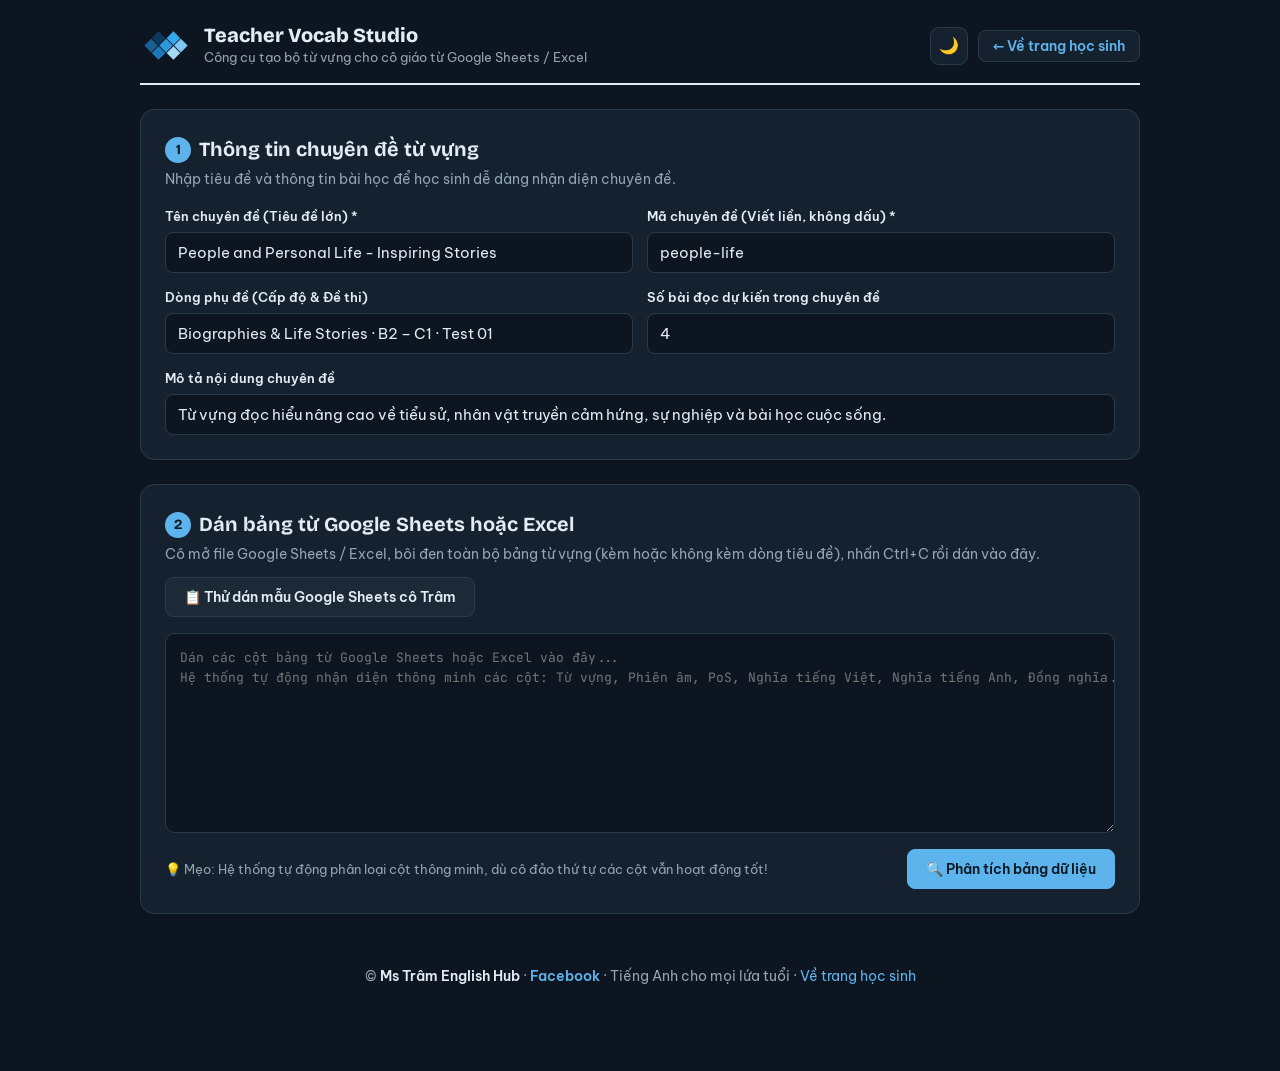
<file: studio.html>
<!DOCTYPE html>
<html lang="vi" data-theme="dark">
<head>
  <meta charset="utf-8">
  <meta name="viewport" content="width=device-width, initial-scale=1">
  <title>Teacher Vocab Studio · Ms Trâm English Hub</title>
  <link rel="icon" type="image/svg+xml" href="assets/logo.svg">

  <!-- Cài đặt theme ban đầu không bị chớp màn hình (Mặc định: Tối) -->
  <script>
    (function () {
      try {
        var t = localStorage.getItem("cpv-theme");
        if (t) {
          var parsed = JSON.parse(t);
          if (parsed === "light") document.documentElement.setAttribute("data-theme", "light");
          else document.documentElement.setAttribute("data-theme", "dark");
        } else {
          document.documentElement.setAttribute("data-theme", "dark");
        }
      } catch (e) {
        document.documentElement.setAttribute("data-theme", "dark");
      }
    })();
  </script>

  <!-- Google Fonts -->
  <link rel="preconnect" href="https://fonts.googleapis.com">
  <link rel="preconnect" href="https://fonts.gstatic.com" crossorigin>
  <link rel="stylesheet" href="https://fonts.googleapis.com/css2?family=Bricolage+Grotesque:opsz,wght@12..96,500;12..96,700;12..96,800&family=Be+Vietnam+Pro:wght@400;500;600;700&family=JetBrains+Mono:wght@400;500&display=swap">

  <link rel="stylesheet" href="css/studio.css">
</head>
<body>
  <div class="studio-wrap">
    <!-- Header -->
    <header>
      <a href="index.html" class="brand-link">
        <svg viewBox="0 0 84 60" role="img" aria-label="Logo Ms Trâm English Hub">
          <g>
            <polygon points="30,7 41,18 30,29 19,18" fill="#0C3A5E"/>
            <polygon points="18,19 29,30 18,41 7,30" fill="#1B5F93"/>
            <polygon points="30,31 41,42 30,53 19,42" fill="#1E78BC"/>
            <polygon points="42,19 53,30 42,41 31,30" fill="#2D97DA"/>
            <polygon points="54,7 65,18 54,29 43,18" fill="#33A9EC"/>
            <polygon points="66,19 77,30 66,41 55,30" fill="#7CC9F3"/>
            <polygon points="54,31 65,42 54,53 43,42" fill="#A6DBF7"/>
          </g>
        </svg>
        <div>
          <div class="brand-title">Teacher Vocab Studio</div>
          <div class="brand-tag">Công cụ tạo bộ từ vựng cho cô giáo từ Google Sheets / Excel</div>
        </div>
      </a>
      <div class="nav-actions">
        <button class="icon-toggle-btn" id="themeToggle" type="button" aria-label="Chuyển sang giao diện sáng" title="Giao diện tối (Bấm để chuyển sang sáng)">🌙</button>
        <a href="index.html" class="btn-link">← Về trang học sinh</a>
      </div>
    </header>

    <!-- Bước 1: Thông tin chuyên đề -->
    <section class="card-box">
      <div class="card-h">
        <div>
          <h2 class="card-title"><span class="step-num">1</span> Thông tin chuyên đề từ vựng</h2>
          <p class="card-desc">Nhập tiêu đề và thông tin bài học để học sinh dễ dàng nhận diện chuyên đề.</p>
        </div>
      </div>

      <div class="form-grid">
        <div class="form-group">
          <label class="form-label" for="topicTitle">Tên chuyên đề (Tiêu đề lớn) *</label>
          <input class="form-input" id="topicTitle" placeholder="VD: People and Personal Life - Inspiring Stories" value="People and Personal Life - Inspiring Stories">
        </div>

        <div class="form-group">
          <label class="form-label" for="topicId">Mã chuyên đề (Viết liền, không dấu) *</label>
          <input class="form-input" id="topicId" placeholder="VD: people-life" value="people-life">
        </div>

        <div class="form-group">
          <label class="form-label" for="topicEyebrow">Dòng phụ đề (Cấp độ & Đề thi)</label>
          <input class="form-input" id="topicEyebrow" placeholder="VD: Biographies & Life Stories · B2 – C1 · Test 01" value="Biographies & Life Stories · B2 – C1 · Test 01">
        </div>

        <div class="form-group">
          <label class="form-label" for="passagesCount">Số bài đọc dự kiến trong chuyên đề</label>
          <input class="form-input" id="passagesCount" type="number" min="1" max="10" value="4">
        </div>

        <div class="form-group full">
          <label class="form-label" for="topicDesc">Mô tả nội dung chuyên đề</label>
          <input class="form-input" id="topicDesc" placeholder="VD: Từ vựng đọc hiểu nâng cao về tiểu sử, sự nghiệp và bài học cuộc sống." value="Từ vựng đọc hiểu nâng cao về tiểu sử, nhân vật truyền cảm hứng, sự nghiệp và bài học cuộc sống.">
        </div>
      </div>
    </section>

    <!-- Bước 2: Dán bảng dữ liệu -->
    <section class="card-box">
      <div class="card-h">
        <div>
          <h2 class="card-title"><span class="step-num">2</span> Dán bảng từ Google Sheets hoặc Excel</h2>
          <p class="card-desc">Cô mở file Google Sheets / Excel, bôi đen toàn bộ bảng từ vựng (kèm hoặc không kèm dòng tiêu đề), nhấn Ctrl+C rồi dán vào đây.</p>
        </div>
        <button class="btn secondary" type="button" id="loadSampleBtn">📋 Thử dán mẫu Google Sheets cô Trâm</button>
      </div>

      <textarea class="paste-area" id="rawInput" placeholder="Dán các cột bảng từ Google Sheets hoặc Excel vào đây...
Hệ thống tự động nhận diện thông minh các cột: Từ vựng, Phiên âm, PoS, Nghĩa tiếng Việt, Nghĩa tiếng Anh, Đồng nghĩa..."></textarea>

      <div class="paste-bar">
        <span style="font-size:13px;color:var(--muted)">💡 Mẹo: Hệ thống tự động phân loại cột thông minh, dù cô đảo thứ tự các cột vẫn hoạt động tốt!</span>
        <button class="btn primary" type="button" id="parseBtn">🔍 Phân tích bảng dữ liệu</button>
      </div>
    </section>

    <!-- Bước 3: Xác nhận cột & Xem trước -->
    <section class="card-box" id="step3Box" style="display:none">
      <div class="card-h">
        <div>
          <h2 class="card-title"><span class="step-num">3</span> Kiểm tra & Xác nhận các cột</h2>
          <p class="card-desc">Hệ thống đã tự động đoán đúng loại cột. Nếu cần điều chỉnh, cô chỉ việc chọn lại ở menu thả xuống của cột đó.</p>
        </div>
        <span class="badge ok" id="rowCountBadge">0 dòng</span>
      </div>

      <div class="mapping-box">
        <table class="mapping-tbl" id="mappingTable"></table>
      </div>

      <div style="display:flex;justify-content:flex-end">
        <button class="btn success" type="button" id="generateBtn">✨ Tạo dữ liệu chuyên đề</button>
      </div>
    </section>

    <!-- Bước 4: Xuất file & Hướng dẫn -->
    <section class="card-box" id="step4Box" style="display:none">
      <div class="card-h">
        <div>
          <h2 class="card-title"><span class="step-num">4</span> Xuất file hoàn tất & Sử dụng</h2>
          <p class="card-desc">Bộ từ vựng đã sẵn sàng! Cô tải file về và đặt vào thư mục web.</p>
        </div>
        <span class="badge ok" id="genCountBadge">0 từ vựng</span>
      </div>

      <div class="output-box">
        <div style="display:flex;gap:10px;flex-wrap:wrap">
          <button class="btn primary" type="button" id="downloadJsBtn">💾 Tải về file .js (Dùng cho Web)</button>
          <button class="btn secondary" type="button" id="downloadMdBtn">📄 Tải về file .md (Lưu trữ Markdown)</button>
          <button class="btn" type="button" id="copyCodeBtn">📋 Sao chép mã</button>
        </div>

        <pre class="code-view" id="outCode"></pre>

        <div style="background:var(--surface);border:1px solid var(--line);border-radius:8px;padding:14px">
          <strong style="color:var(--accent)">📌 Hướng dẫn 2 bước cực nhanh cho cô giáo:</strong>
          <ol class="guide-steps" style="margin-top:8px">
            <li>Nhấn nút <b>"Tải về file .js"</b> ở trên và lưu file vào thư mục: <code>data/topics/</code> (ví dụ: <code>data/topics/people-life.js</code>).</li>
            <li>Mở file <code>index.html</code>, thêm 1 dòng nạp file này ở cuối (cạnh dòng <code>career.js</code>):<br>
            <code>&lt;script src="data/topics/people-life.js"&gt;&lt;/script&gt;</code></li>
          </ol>
          <p style="margin:8px 0 0;font-size:13.5px;color:var(--good);font-weight:600">🎉 Xong! Học sinh mở web lên là thấy chuyên đề mới ngay lập tức!</p>
        </div>
      </div>
    </section>
    <footer style="margin-top:28px;text-align:center;color:var(--muted);font-size:13.5px;padding-bottom:20px">
      © <a href="https://www.facebook.com/mstramengclass" target="_blank" rel="noopener noreferrer" style="color:var(--ink);font-weight:600;text-decoration:none">Ms Trâm English Hub</a> · <a href="https://www.facebook.com/mstramengclass" target="_blank" rel="noopener noreferrer" style="color:var(--accent);font-weight:600;text-decoration:none">Facebook</a> · Tiếng Anh cho mọi lứa tuổi · <a href="index.html" style="color:var(--accent);text-decoration:none">Về trang học sinh</a>
    </footer>
  </div>

  <script src="js/studio.js"></script>
</body>
</html>
</file>
<file: css/style.css>
/* ==========================================================================
   Career Paths & Future Jobs - Vocabulary Study App
   Ms Trâm English Hub
   ========================================================================== */

/* --------------------------------------------------------------------------
   1. CSS Variables & Theme Tokens
   -------------------------------------------------------------------------- */
:root,
:root[data-theme="dark"] {
  --bg: #0D1520;
  --surface: #15212E;
  --sunk: #1C2A38;
  --ink: #E3ECF4;
  --muted: #93A4B5;
  --line: #2A3A4A;
  --accent: #5DB4EC;
  --accent-ink: #0A1824;
  --hi: #F0BA5C;
  --hi-soft: #3A2F1A;
  --good: #6CC892;
  --good-soft: #1B3527;
  --bad: #EE8A75;
  --bad-soft: #3D2420;
  color-scheme: dark;
  --display: "Bricolage Grotesque", "Be Vietnam Pro", system-ui, sans-serif;
  --body: "Be Vietnam Pro", system-ui, -apple-system, "Segoe UI", sans-serif;
  --mono: "JetBrains Mono", ui-monospace, Menlo, Consolas, monospace;
  --r: 14px;
}

:root[data-theme="light"] {
  --bg: #F3F6F8;
  --surface: #FFFFFF;
  --sunk: #E6ECF1;
  --ink: #13243A;
  --muted: #5A6878;
  --line: #D2DCE5;
  --accent: #1569A8;
  --accent-ink: #FFFFFF;
  --hi: #F2B54A;
  --hi-soft: #FCEBC8;
  --good: #2C7A4B;
  --good-soft: #DDF0E3;
  --bad: #B9402B;
  --bad-soft: #F8E0DA;
  color-scheme: light;
}

/* --------------------------------------------------------------------------
   2. Reset & Base Typography
   -------------------------------------------------------------------------- */
* {
  box-sizing: border-box;
}

body {
  margin: 0;
  background: var(--bg);
  color: var(--ink);
  font-family: var(--body);
  font-size: 16px;
  line-height: 1.55;
  -webkit-font-smoothing: antialiased;
}

.wrap {
  max-width: 880px;
  margin: 0 auto;
  padding-inline: 16px;
  padding-block: 28px 56px;
  display: flex;
  flex-direction: column;
  gap: 22px;
}

h1, h2, h3 {
  font-family: var(--display);
  text-wrap: balance;
  margin: 0;
}

.eyebrow {
  font-family: var(--mono);
  font-size: 12px;
  letter-spacing: .08em;
  text-transform: uppercase;
  color: var(--muted);
}

mark {
  background: var(--hi-soft);
  color: var(--ink);
  padding: 0 3px;
  border-radius: 4px;
  font-weight: 600;
  box-shadow: inset 0 -2px 0 var(--hi);
}

button:focus-visible,
input:focus-visible,
.card:focus-visible {
  outline: 3px solid var(--hi);
  outline-offset: 2px;
}

/* --------------------------------------------------------------------------
   3. Header, Brand & Ladder Progress Meter
   -------------------------------------------------------------------------- */
header {
  display: grid;
  gap: 14px;
}

header h1 {
  font-size: clamp(30px, 6vw, 46px);
  font-weight: 800;
  line-height: 1.05;
  letter-spacing: -.02em;
}

header h1 span {
  color: var(--accent);
}

.sub {
  color: var(--muted);
  max-width: 62ch;
  margin: 0;
}

.brand {
  display: flex;
  align-items: center;
  justify-content: space-between;
  gap: 12px 20px;
  flex-wrap: wrap;
  padding-bottom: 16px;
  border-bottom: 2px solid var(--ink);
}

.brand-id {
  display: flex;
  align-items: center;
  gap: 12px;
  color: var(--ink);
  text-decoration: none;
}

.brand-id svg {
  width: 58px;
  height: auto;
  flex: none;
}

.brand-name {
  font-family: var(--display);
  font-weight: 800;
  font-size: 20px;
  line-height: 1.1;
}

.brand-tag {
  font-size: 13px;
  color: var(--muted);
}

.header-right {
  display: flex;
  align-items: center;
  gap: 14px;
  flex-wrap: wrap;
}

.header-toggles {
  display: flex;
  align-items: center;
  gap: 8px;
}

.icon-toggle-btn {
  background: var(--surface);
  border: 1px solid var(--line);
  color: var(--ink);
  width: 40px;
  height: 40px;
  border-radius: 10px;
  display: inline-flex;
  align-items: center;
  justify-content: center;
  font-size: 17px;
  cursor: pointer;
  transition: all .2s ease;
  user-select: none;
}

.icon-toggle-btn:hover {
  background: var(--sunk);
  transform: translateY(-1px);
  border-color: var(--accent);
}

.icon-toggle-btn:active {
  transform: translateY(1px);
}

.header-contacts {
  display: flex;
  align-items: center;
  gap: 8px;
  flex-wrap: wrap;
}

.contact-pill {
  display: inline-flex;
  align-items: center;
  gap: 6px;
  background: var(--surface);
  border: 1px solid var(--line);
  border-radius: 999px;
  padding: 6px 12px;
  color: var(--ink);
  font: 500 13px var(--body);
  cursor: pointer;
  transition: all .2s ease;
  user-select: none;
}

.contact-pill:hover {
  border-color: var(--accent);
  background: var(--sunk);
  transform: translateY(-1px);
}

.contact-pill:active {
  transform: translateY(1px);
}

.contact-pill .cp-lbl {
  font-size: 11px;
  font-weight: 700;
  color: var(--accent);
  text-transform: uppercase;
  letter-spacing: .05em;
  background: var(--sunk);
  padding: 1px 6px;
  border-radius: 999px;
}

.contact-pill .cp-val {
  font-family: var(--mono);
  font-weight: 600;
  font-size: 13px;
  color: var(--ink);
  font-variant-numeric: tabular-nums;
}

.contact-pill .cp-icon {
  font-size: 11px;
  opacity: .7;
}

@media (max-width: 560px) {
  .header-contacts {
    width: 100%;
    justify-content: flex-start;
  }
}

.ladder {
  display: flex;
  align-items: center;
  gap: 12px;
  flex-wrap: wrap;
}

.rungs {
  display: flex;
  gap: 3px;
  flex: 1;
  min-width: 200px;
}

.rung {
  flex: 1;
  height: 14px;
  border-radius: 3px;
  background: var(--sunk);
  border: 1px solid var(--line);
  transition: background .3s;
}

.rung.on {
  background: var(--accent);
  border-color: var(--accent);
}

.ladder-label {
  font-family: var(--mono);
  font-size: 13px;
  font-variant-numeric: tabular-nums;
  color: var(--muted);
  white-space: nowrap;
}

.ladder-label b {
  color: var(--ink);
}

.ladder[role="button"] {
  cursor: pointer;
  padding: 6px 10px;
  border-radius: 8px;
  transition: background .2s, transform .2s;
}

.ladder[role="button"]:hover {
  background: var(--sunk);
  transform: translateY(-1px);
}

.ladder-hint {
  display: inline-block;
  margin-left: 6px;
  font-size: 11.5px;
  font-weight: 600;
  color: var(--accent);
  background: var(--surface);
  border: 1px solid var(--line);
  padding: 2px 7px;
  border-radius: 999px;
  vertical-align: middle;
}

/* --------------------------------------------------------------------------
   4. Controls (Chips & Tabs)
   -------------------------------------------------------------------------- */
.controls {
  display: flex;
  flex-wrap: wrap;
  gap: 10px;
  justify-content: space-between;
  align-items: center;
}

.chips,
.tabs {
  display: flex;
  flex-wrap: wrap;
  gap: 6px;
}

.chip {
  font: 500 13px var(--body);
  padding: 6px 12px;
  border-radius: 999px;
  border: 1px solid var(--line);
  background: var(--surface);
  color: var(--ink);
  cursor: pointer;
}

.chip[aria-pressed="true"] {
  background: var(--ink);
  color: var(--bg);
  border-color: var(--ink);
}

.tabs {
  background: var(--sunk);
  padding: 4px;
  border-radius: 12px;
}

.tab {
  font: 600 14px var(--body);
  padding: 8px 14px;
  border: 0;
  border-radius: 9px;
  background: transparent;
  color: var(--muted);
  cursor: pointer;
  display: inline-flex;
  align-items: center;
  justify-content: center;
  gap: 6px;
  transition: all .15s ease;
}

.tab-icon {
  font-size: 15px;
  line-height: 1;
}

.tab:hover {
  color: var(--ink);
}

.tab[aria-selected="true"] {
  background: var(--surface);
  color: var(--ink);
  box-shadow: 0 1px 3px rgb(0 0 0 / .12);
}

@media (max-width: 640px) {
  .tabs {
    position: fixed;
    bottom: 0;
    left: 0;
    right: 0;
    z-index: 100;
    background: var(--surface);
    border-top: 1px solid var(--line);
    padding: 6px 8px calc(6px + env(safe-area-inset-bottom, 0px));
    box-shadow: 0 -4px 20px rgba(0, 0, 0, 0.25);
    border-radius: 0;
    display: flex;
    justify-content: space-around;
    gap: 4px;
    margin: 0;
  }
  .tab {
    flex: 1;
    flex-direction: column;
    padding: 6px 2px;
    font-size: 11px;
    gap: 3px;
    border-radius: 8px;
    white-space: nowrap;
  }
  .tab .tab-icon {
    font-size: 17px;
  }
  .wrap {
    padding-bottom: 84px;
  }
}

/* --------------------------------------------------------------------------
   5. General Components & Utilities
   -------------------------------------------------------------------------- */
.panel {
  display: flex;
  flex-direction: column;
  gap: 16px;
}

.btn {
  font: 600 14px var(--body);
  padding: 10px 16px;
  border-radius: 10px;
  border: 1px solid var(--line);
  background: var(--surface);
  color: var(--ink);
  cursor: pointer;
}

.btn:hover {
  border-color: var(--accent);
}

.btn.primary {
  background: var(--accent);
  color: var(--accent-ink);
  border-color: var(--accent);
}

.btn.known {
  background: var(--good-soft);
  border-color: var(--good);
  color: var(--good);
}

.row {
  display: flex;
  flex-wrap: wrap;
  gap: 8px;
  align-items: center;
}

.row.center {
  justify-content: center;
}

.tag {
  font-family: var(--mono);
  font-size: 11.5px;
  letter-spacing: .04em;
  padding: 2px 8px;
  border-radius: 6px;
  background: var(--sunk);
  color: var(--muted);
}

.ipa {
  font-family: var(--mono);
  color: var(--muted);
  font-size: 14px;
}

.counter {
  font-family: var(--mono);
  font-size: 13px;
  color: var(--muted);
  font-variant-numeric: tabular-nums;
}

/* --------------------------------------------------------------------------
   6. Study Mode 1: Flashcards
   -------------------------------------------------------------------------- */
.stage {
  perspective: 1200px;
}

.card {
  position: relative;
  height: 300px;
  cursor: pointer;
  transform-style: preserve-3d;
  transition: transform .5s cubic-bezier(.2, .7, .2, 1);
}

.card.flip {
  transform: rotateY(180deg);
}

.face {
  position: absolute;
  inset: 0;
  backface-visibility: hidden;
  background: var(--surface);
  border: 1px solid var(--line);
  border-radius: var(--r);
  padding: 24px;
  display: flex;
  flex-direction: column;
  gap: 10px;
  overflow: auto;
}

.face.back {
  transform: rotateY(180deg);
}

.front {
  justify-content: center;
  align-items: center;
  text-align: center;
}

.front .word {
  font-family: var(--display);
  font-weight: 800;
  font-size: clamp(34px, 8vw, 56px);
  letter-spacing: -.02em;
  line-height: 1.05;
}

.hint {
  position: absolute;
  bottom: 12px;
  left: 0;
  right: 0;
  text-align: center;
  font-size: 12px;
  color: var(--muted);
}

.back .vi {
  font-family: var(--display);
  font-size: 24px;
  font-weight: 700;
}

.rel {
  display: flex;
  flex-wrap: wrap;
  gap: 6px 14px;
  font-size: 14px;
}

.rel b {
  font-family: var(--mono);
  font-size: 11.5px;
  letter-spacing: .05em;
  text-transform: uppercase;
  color: var(--muted);
  font-weight: 500;
  margin-right: 4px;
}

.ex {
  border-left: 3px solid var(--hi);
  padding-left: 12px;
  margin: 4px 0 0;
  font-style: italic;
}

/* --------------------------------------------------------------------------
   7. Study Mode 2 & 3: Quiz & Fill-in-the-gap
   -------------------------------------------------------------------------- */
.q {
  background: var(--surface);
  border: 1px solid var(--line);
  border-radius: var(--r);
  padding: 22px;
  display: flex;
  flex-direction: column;
  gap: 14px;
}

.q-top {
  display: flex;
  justify-content: space-between;
  align-items: center;
  gap: 10px;
}

.bar {
  height: 6px;
  background: var(--sunk);
  border-radius: 6px;
  overflow: hidden;
}

.bar i {
  display: block;
  height: 100%;
  background: var(--accent);
  transition: width .3s;
}

.prompt {
  font-family: var(--display);
  font-size: 22px;
  font-weight: 700;
  line-height: 1.3;
}

.prompt.sent {
  font-family: var(--body);
  font-size: 18px;
  font-weight: 500;
  font-style: italic;
}

.blank {
  display: inline-block;
  min-width: 90px;
  border-bottom: 2px solid var(--hi);
  text-align: center;
  font-style: normal;
  font-weight: 700;
}

.opts {
  display: grid;
  grid-template-columns: repeat(2, minmax(0, 1fr));
  gap: 8px;
}

@media (max-width: 560px) {
  .opts {
    grid-template-columns: 1fr;
  }
}

.opt {
  text-align: left;
  font: 500 15px var(--body);
  padding: 12px 14px;
  border-radius: 10px;
  border: 1px solid var(--line);
  background: var(--bg);
  color: var(--ink);
  cursor: pointer;
  display: flex;
  gap: 10px;
  align-items: baseline;
}

.opt .k {
  font-family: var(--mono);
  font-size: 12px;
  color: var(--muted);
}

.opt:hover:not(:disabled) {
  border-color: var(--accent);
}

.opt:disabled {
  cursor: default;
}

.opt.right {
  background: var(--good-soft);
  border-color: var(--good);
}

.opt.wrong {
  background: var(--bad-soft);
  border-color: var(--bad);
}

.fb {
  padding: 12px 14px;
  border-radius: 10px;
  background: var(--sunk);
  font-size: 14.5px;
}

.fb strong.ok {
  color: var(--good);
}

.fb strong.no {
  color: var(--bad);
}

.score {
  text-align: center;
  display: flex;
  flex-direction: column;
  gap: 10px;
  align-items: center;
}

.score .big {
  font-family: var(--display);
  font-size: 64px;
  font-weight: 800;
  line-height: 1;
  font-variant-numeric: tabular-nums;
}

.miss {
  text-align: left;
  width: 100%;
  display: grid;
  gap: 6px;
  margin: 0;
  padding: 0;
  list-style: none;
}

.miss li {
  padding: 8px 12px;
  border-radius: 8px;
  background: var(--bad-soft);
  font-size: 14px;
}

/* --------------------------------------------------------------------------
   8. Study Mode 4: Vocabulary List & Search
   -------------------------------------------------------------------------- */
.search {
  font: 15px var(--body);
  padding: 10px 14px;
  border-radius: 10px;
  border: 1px solid var(--line);
  background: var(--surface);
  color: var(--ink);
  width: 100%;
}

.list {
  display: grid;
  grid-template-columns: repeat(2, minmax(0, 1fr));
  gap: 10px;
}

@media (max-width: 640px) {
  .list {
    grid-template-columns: 1fr;
  }
}

.item {
  background: var(--surface);
  border: 1px solid var(--line);
  border-radius: 12px;
  padding: 14px 16px;
  display: flex;
  flex-direction: column;
  gap: 6px;
  min-width: 0;
}

.item.is-known {
  border-color: var(--good);
}

.item-h {
  display: flex;
  justify-content: space-between;
  align-items: baseline;
  gap: 8px;
}

.item-h h3 {
  font-size: 20px;
  font-weight: 700;
}

.item .vi {
  font-weight: 600;
}

.tick {
  font: 600 12px var(--body);
  padding: 4px 10px;
  border-radius: 999px;
  border: 1px solid var(--line);
  background: transparent;
  color: var(--muted);
  cursor: pointer;
  white-space: nowrap;
}

.tick[aria-pressed="true"] {
  background: var(--good-soft);
  border-color: var(--good);
  color: var(--good);
}

.icon-btn {
  border: 1px solid var(--line);
  background: var(--surface);
  color: var(--ink);
  border-radius: 8px;
  padding: 4px 8px;
  cursor: pointer;
  font: 500 12px var(--mono);
}

.empty {
  color: var(--muted);
  text-align: center;
  padding: 24px;
}

/* --------------------------------------------------------------------------
   9. Student Info Form, Score Ticket & Contact Info
   -------------------------------------------------------------------------- */
.form {
  display: grid;
  gap: 14px;
  max-width: 440px;
}

.field {
  display: grid;
  gap: 5px;
}

.field label {
  font-size: 13px;
  font-weight: 600;
  color: var(--muted);
}

.field input {
  font: 15px var(--body);
  padding: 10px 14px;
  border-radius: 10px;
  border: 1px solid var(--line);
  background: var(--bg);
  color: var(--ink);
  width: 100%;
}

.err {
  color: var(--bad);
  font-size: 13.5px;
  margin: 0;
}

.who {
  display: flex;
  flex-wrap: wrap;
  gap: 6px 10px;
  align-items: center;
  font-size: 14px;
  color: var(--muted);
}

.who b {
  color: var(--ink);
}

.linkbtn {
  background: none;
  border: 0;
  padding: 0;
  color: var(--accent);
  font: 600 13px var(--body);
  cursor: pointer;
  text-decoration: underline;
}

.result {
  border: 2px dashed var(--accent);
  border-radius: 12px;
  padding: 16px;
  text-align: left;
  width: 100%;
  display: grid;
  gap: 6px;
  background: var(--bg);
  font-size: 14.5px;
}

.code {
  font-family: var(--mono);
  font-size: 12.5px;
  word-break: break-all;
  background: var(--sunk);
  padding: 8px 10px;
  border-radius: 8px;
}

.msgbox {
  width: 100%;
  min-height: 150px;
  font: 13px var(--mono);
  padding: 10px;
  border-radius: 8px;
  border: 1px solid var(--line);
  background: var(--surface);
  color: var(--ink);
}

.paste {
  width: 100%;
  min-height: 170px;
  font: 13.5px var(--body);
  padding: 12px;
  border-radius: 10px;
  border: 1px solid var(--line);
  background: var(--surface);
  color: var(--ink);
}

.tbl-wrap {
  overflow-x: auto;
  border: 1px solid var(--line);
  border-radius: 12px;
  background: var(--surface);
}

table {
  border-collapse: collapse;
  width: 100%;
  font-size: 14px;
  font-variant-numeric: tabular-nums;
}

th, td {
  padding: 9px 12px;
  text-align: left;
  border-bottom: 1px solid var(--line);
  white-space: nowrap;
}

th {
  font-family: var(--mono);
  font-size: 11.5px;
  letter-spacing: .05em;
  text-transform: uppercase;
  color: var(--muted);
  font-weight: 500;
  background: var(--sunk);
}

td.wrap {
  white-space: normal;
  min-width: 180px;
}

tr:last-child td {
  border-bottom: 0;
}

.pill {
  display: inline-block;
  padding: 2px 8px;
  border-radius: 999px;
  font-size: 12px;
  font-weight: 600;
}

.pill.ok {
  background: var(--good-soft);
  color: var(--good);
}

.pill.no {
  background: var(--bad-soft);
  color: var(--bad);
}

.stats {
  display: flex;
  flex-wrap: wrap;
  gap: 8px 20px;
  font-size: 14px;
  color: var(--muted);
}

.stats b {
  color: var(--ink);
  font-family: var(--display);
  font-size: 20px;
  margin-right: 4px;
}

.ticket {
  width: 100%;
  max-width: 440px;
  margin: 0 auto;
  background: var(--surface);
  border: 2px solid var(--accent);
  border-radius: 16px;
  overflow: hidden;
  text-align: left;
}

.ticket-h {
  display: flex;
  align-items: center;
  gap: 10px;
  padding: 12px 16px;
  background: var(--sunk);
  border-bottom: 1px solid var(--line);
}

.ticket-h svg {
  width: 42px;
  height: auto;
  flex: none;
}

.ticket-h .tn {
  font-family: var(--display);
  font-weight: 800;
  font-size: 16px;
  line-height: 1.15;
}

.ticket-h .tt {
  font-size: 12px;
  color: var(--muted);
}

.ticket-b {
  padding: 16px;
  display: grid;
  gap: 12px;
}

.t-name {
  font-family: var(--display);
  font-weight: 800;
  font-size: 22px;
  line-height: 1.2;
}

.t-class {
  color: var(--muted);
  font-size: 14px;
}

.t-score {
  display: flex;
  align-items: baseline;
  gap: 12px;
  flex-wrap: wrap;
}

.t-score .big {
  font-family: var(--display);
  font-size: 58px;
  font-weight: 800;
  line-height: 1;
  font-variant-numeric: tabular-nums;
  color: var(--accent);
}

.t-score .pct {
  font-weight: 600;
}

.t-meta {
  display: grid;
  grid-template-columns: auto minmax(0, 1fr);
  gap: 4px 12px;
  font-size: 14px;
  margin: 0;
}

.t-meta dt {
  font-family: var(--mono);
  font-size: 11px;
  letter-spacing: .06em;
  text-transform: uppercase;
  color: var(--muted);
  padding-top: 3px;
}

.t-meta dd {
  margin: 0;
  font-variant-numeric: tabular-nums;
}

.t-miss {
  display: flex;
  flex-wrap: wrap;
  gap: 6px;
}

.t-miss span {
  font-size: 13px;
  padding: 3px 9px;
  border-radius: 999px;
  background: var(--bad-soft);
  color: var(--ink);
}

.t-ok {
  font-size: 14px;
  color: var(--good);
  font-weight: 600;
}

.shot-tip {
  display: flex;
  gap: 10px;
  align-items: center;
  max-width: 440px;
  margin: 0 auto;
  padding: 10px 14px;
  border-radius: 10px;
  background: var(--hi-soft);
  font-size: 14px;
  font-weight: 500;
}

.contact-card {
  background: var(--surface);
  border: 1px solid var(--line);
  border-radius: var(--r);
  padding: 24px;
  display: flex;
  flex-direction: column;
  gap: 20px;
}

.contact-card-header {
  display: flex;
  justify-content: space-between;
  align-items: center;
  gap: 16px;
  flex-wrap: wrap;
  border-bottom: 1px solid var(--line);
  padding-bottom: 16px;
}

.contact-card-brand {
  display: flex;
  align-items: center;
  gap: 14px;
}

.contact-logo {
  width: 58px;
  height: auto;
  flex-shrink: 0;
}

.contact-title {
  font-size: 20px;
  font-weight: 700;
  color: var(--ink);
  margin: 0;
}

.contact-sub {
  font-size: 13.5px;
  color: var(--muted);
  margin: 3px 0 0;
}

.contact-fb-btn {
  display: inline-flex;
  align-items: center;
  gap: 8px;
  padding: 8px 16px;
  border-radius: 999px;
  background: #1877F2;
  color: #fff !important;
  font-size: 13px;
  font-weight: 600;
  text-decoration: none;
  transition: all .2s ease;
  box-shadow: 0 2px 8px rgba(24, 119, 242, 0.25);
}

.contact-fb-btn:hover {
  opacity: .92;
  transform: translateY(-1px);
  box-shadow: 0 4px 12px rgba(24, 119, 242, 0.35);
}

.contact-card-body {
  display: flex;
  flex-direction: column;
  gap: 16px;
}

.contact-section-title {
  font-size: 13px;
  font-weight: 600;
  color: var(--muted);
  margin-bottom: -4px;
}

.branches-grid {
  display: grid;
  grid-template-columns: repeat(2, 1fr);
  gap: 12px;
}

@media (max-width: 620px) {
  .branches-grid {
    grid-template-columns: 1fr;
  }
}

.branch-tile-btn {
  background: var(--bg);
  border: 1px solid var(--line);
  border-radius: 12px;
  padding: 12px 14px;
  display: flex;
  align-items: center;
  gap: 12px;
  cursor: pointer;
  transition: all .2s ease;
  text-align: left;
  color: var(--ink);
  width: 100%;
}

.branch-tile-btn:hover {
  border-color: var(--accent);
  background: var(--sunk);
  transform: translateY(-1px);
  box-shadow: 0 3px 10px rgba(0, 0, 0, 0.08);
}

.bt-badge {
  font-size: 11px;
  font-family: var(--mono);
  font-weight: 700;
  padding: 4px 8px;
  border-radius: 6px;
  background: var(--surface);
  color: var(--accent);
  border: 1px solid var(--line);
  white-space: nowrap;
}

.bt-content {
  display: flex;
  flex-direction: column;
  gap: 2px;
  flex: 1;
  min-width: 0;
}

.bt-name {
  font-weight: 700;
  font-size: 14px;
  color: var(--ink);
}

.bt-city {
  font-size: 12px;
  color: var(--muted);
}

.bt-arrow {
  font-size: 12px;
  font-weight: 600;
  color: var(--accent);
  background: var(--surface);
  border: 1px solid var(--line);
  padding: 4px 8px;
  border-radius: 6px;
  white-space: nowrap;
}

.contact-channels-grid {
  display: grid;
  grid-template-columns: repeat(2, 1fr);
  gap: 12px;
}

@media (max-width: 620px) {
  .contact-channels-grid {
    grid-template-columns: 1fr;
  }
}

.channel-btn {
  background: var(--bg);
  border: 1px solid var(--line);
  border-radius: 12px;
  padding: 12px 16px;
  display: flex;
  align-items: center;
  gap: 12px;
  cursor: pointer;
  transition: all .2s ease;
  color: var(--ink);
  text-align: left;
  width: 100%;
}

.channel-btn:hover {
  border-color: var(--good);
  background: var(--sunk);
  transform: translateY(-1px);
  box-shadow: 0 3px 10px rgba(0, 0, 0, 0.08);
}

.ch-icon {
  font-size: 22px;
}

.ch-info {
  display: flex;
  flex-direction: column;
  gap: 2px;
  flex: 1;
}

.ch-lbl {
  font-size: 11.5px;
  color: var(--muted);
  text-transform: uppercase;
  font-weight: 600;
  letter-spacing: .04em;
}

.ch-val {
  font-family: var(--mono);
  font-size: 16px;
  font-weight: 700;
  color: var(--ink);
}

.ch-copy-badge {
  font-size: 11.5px;
  font-weight: 600;
  color: var(--good);
  background: var(--good-soft);
  padding: 4px 8px;
  border-radius: 6px;
  border: 1px solid var(--good);
}

footer {
  color: var(--muted);
  font-size: 13.5px;
  text-align: center;
  line-height: 1.6;
  padding: 14px 0;
}

footer a {
  color: var(--accent);
  text-decoration: none;
  font-weight: 600;
  transition: opacity .15s ease;
}

footer a:hover {
  text-decoration: underline;
}

/* Toast Notification (Sao chép số điện thoại) */
.toast {
  position: fixed;
  bottom: 84px;
  left: 50%;
  transform: translateX(-50%) translateY(20px);
  background: var(--ink);
  color: var(--bg);
  padding: 10px 22px;
  border-radius: 999px;
  font-size: 13.5px;
  font-weight: 600;
  box-shadow: 0 8px 24px rgba(0, 0, 0, 0.35);
  opacity: 0;
  pointer-events: none;
  transition: opacity .25s ease, transform .25s ease;
  z-index: 9999;
  white-space: nowrap;
}

.toast.is-visible {
  opacity: 1;
  transform: translateX(-50%) translateY(0);
}

@media (max-width: 640px) {
  .toast {
    bottom: 78px;
    font-size: 12.5px;
    padding: 8px 16px;
  }
}

/* --------------------------------------------------------------------------
   10. Topic Switcher & Selector Modal
   -------------------------------------------------------------------------- */
.topic-header-bar {
  display: flex;
  justify-content: space-between;
  align-items: center;
  gap: 12px;
  flex-wrap: wrap;
}

.topic-btn {
  display: inline-flex;
  align-items: center;
  gap: 8px;
  font: 600 13px var(--body);
  padding: 6px 14px;
  border-radius: 999px;
  border: 1px solid var(--line);
  background: var(--surface);
  color: var(--accent);
  cursor: pointer;
  transition: all .2s ease;
  white-space: nowrap;
}

.topic-btn:hover {
  border-color: var(--accent);
  background: var(--sunk);
}

.topic-btn b {
  color: var(--ink);
}

.topic-btn-arrow {
  font-size: 11px;
}

.topic-dialog {
  padding: 0;
  border: 0;
  border-radius: 18px;
  background: transparent;
  max-width: 580px;
  width: 90%;
  box-shadow: 0 20px 40px rgba(0, 0, 0, 0.25);
}

.topic-dialog::backdrop {
  background: rgba(13, 21, 32, 0.65);
  backdrop-filter: blur(4px);
}

.topic-dialog-inner {
  background: var(--surface);
  border: 1px solid var(--line);
  border-radius: 18px;
  padding: 24px;
  display: flex;
  flex-direction: column;
  gap: 18px;
  max-height: 85vh;
  overflow-y: auto;
}

.topic-dialog-h {
  display: flex;
  justify-content: space-between;
  align-items: flex-start;
  gap: 12px;
  padding-bottom: 12px;
  border-bottom: 1px solid var(--line);
}

.topic-dialog-h h2 {
  font-size: 22px;
  color: var(--ink);
}

.topic-dialog-sub {
  margin: 4px 0 0;
  font-size: 13.5px;
  color: var(--muted);
}

.topic-dialog-close {
  background: transparent;
  border: 0;
  font-size: 26px;
  line-height: 1;
  color: var(--muted);
  cursor: pointer;
  padding: 2px 8px;
  border-radius: 8px;
}

.topic-dialog-close:hover {
  background: var(--sunk);
  color: var(--ink);
}

.topic-list {
  display: flex;
  flex-direction: column;
  gap: 12px;
}

.topic-card {
  padding: 16px 18px;
  border-radius: 14px;
  border: 2px solid var(--line);
  background: var(--bg);
  cursor: pointer;
  transition: all .2s ease;
  display: flex;
  flex-direction: column;
  gap: 8px;
  text-align: left;
}

.topic-card:hover {
  border-color: var(--accent);
  background: var(--surface);
  transform: translateY(-1px);
}

.topic-card.is-active {
  border-color: var(--accent);
  background: var(--surface);
  box-shadow: 0 4px 12px rgba(21, 105, 168, 0.12);
}

.topic-card-top {
  display: flex;
  justify-content: space-between;
  align-items: center;
  gap: 8px;
}

.topic-card-badge {
  font-size: 11px;
  font-family: var(--mono);
  font-weight: 600;
  padding: 3px 8px;
  border-radius: 999px;
  background: var(--good-soft);
  color: var(--good);
}

.topic-card-title {
  font-size: 18px;
  font-weight: 700;
  color: var(--ink);
  margin: 0;
}

.topic-card-desc {
  font-size: 13.5px;
  color: var(--muted);
  margin: 0;
  line-height: 1.45;
}

.topic-card-footer {
  display: flex;
  justify-content: space-between;
  align-items: center;
  font-size: 12.5px;
  color: var(--muted);
  padding-top: 8px;
  border-top: 1px dashed var(--line);
}

/* --------------------------------------------------------------------------
   11. Phase 3: Spelling Practice, Weak Words, Sound & Map Modal
   -------------------------------------------------------------------------- */
/* Sound Toggle Button */
.sound-btn {
  display: inline-flex;
  align-items: center;
  justify-content: center;
  width: 34px;
  height: 34px;
  border-radius: 50%;
  border: 1px solid var(--line);
  background: var(--surface);
  color: var(--ink);
  cursor: pointer;
  font-size: 15px;
  transition: all .2s;
}

.sound-btn:hover {
  border-color: var(--accent);
  background: var(--sunk);
}

.sound-btn.is-muted {
  opacity: .6;
  filter: grayscale(1);
}

/* Weak Words Focus Chip */
.chip.chip-weak {
  border-color: var(--bad);
  color: var(--bad);
  background: var(--bad-soft);
  font-weight: 600;
}

.chip.chip-weak[aria-pressed="true"] {
  background: var(--bad);
  color: #fff;
}

/* Spelling / Dictation Mode */
.spell-box {
  background: var(--surface);
  border: 1px solid var(--line);
  border-radius: var(--r);
  padding: 24px;
  display: flex;
  flex-direction: column;
  gap: 16px;
}

.spell-hint-card {
  display: flex;
  flex-direction: column;
  gap: 10px;
  padding: 16px;
  border-radius: 12px;
  background: var(--bg);
  border: 1px solid var(--line);
}

.spell-input-wrap {
  display: flex;
  gap: 10px;
  align-items: center;
}

@media (max-width: 540px) {
  .spell-input-wrap {
    flex-direction: column;
    align-items: stretch;
  }
}

.spell-input {
  font: 700 18px var(--mono);
  padding: 12px 16px;
  border-radius: 10px;
  border: 2px solid var(--line);
  background: var(--surface);
  color: var(--ink);
  flex: 1;
  transition: border-color .2s;
}

.spell-input:focus {
  outline: none;
  border-color: var(--accent);
}

.spell-input.correct {
  border-color: var(--good);
  background: var(--good-soft);
  color: var(--good);
}

.spell-input.wrong {
  border-color: var(--bad);
  background: var(--bad-soft);
  color: var(--bad);
}

.spell-fb {
  padding: 14px 16px;
  border-radius: 10px;
  background: var(--sunk);
  font-size: 14.5px;
  display: flex;
  flex-direction: column;
  gap: 6px;
  animation: fadeIn .2s ease;
}

@keyframes fadeIn {
  from { opacity: 0; transform: translateY(4px); }
  to { opacity: 1; transform: translateY(0); }
}

/* Map Address Link & Modal */
/* Map Address Link, Branches & Modal */
.branches-list {
  display: flex;
  flex-direction: column;
  gap: 8px;
}

.map-link-btn {
  background: var(--sunk);
  border: 1px solid var(--line);
  border-radius: 9px;
  padding: 8px 12px;
  color: var(--ink);
  font: 500 13.5px var(--body);
  cursor: pointer;
  display: inline-flex;
  align-items: center;
  justify-content: space-between;
  gap: 12px;
  text-align: left;
  transition: all .2s ease;
  width: 100%;
}

.map-link-btn:hover {
  background: var(--surface);
  border-color: var(--accent);
  transform: translateY(-1px);
}

.map-link-btn b {
  color: var(--accent);
}

.map-tag {
  font-size: 11.5px;
  font-weight: 600;
  color: var(--accent);
  background: var(--surface);
  padding: 3px 8px;
  border-radius: 6px;
  border: 1px solid var(--line);
  white-space: nowrap;
}

.branch-tabs {
  display: flex;
  gap: 6px;
  background: var(--sunk);
  padding: 4px;
  border-radius: 10px;
}

.branch-tab {
  flex: 1;
  padding: 9px 12px;
  border: 0;
  border-radius: 7px;
  background: transparent;
  color: var(--muted);
  font: 600 13px var(--body);
  cursor: pointer;
  transition: all .2s ease;
  text-align: center;
}

.branch-tab:hover {
  color: var(--ink);
}

.branch-tab.is-active {
  background: var(--surface);
  color: var(--ink);
  box-shadow: 0 1px 3px rgba(0, 0, 0, 0.15);
}

.map-dialog {
  padding: 0;
  border: 0;
  border-radius: 18px;
  background: transparent;
  max-width: 680px;
  width: 92%;
  box-shadow: 0 24px 48px rgba(0, 0, 0, 0.3);
}

.map-dialog::backdrop {
  background: rgba(13, 21, 32, 0.65);
  backdrop-filter: blur(4px);
}

.map-dialog-inner {
  background: var(--surface);
  border: 1px solid var(--line);
  border-radius: 18px;
  padding: 22px;
  display: flex;
  flex-direction: column;
  gap: 16px;
}

.map-dialog-h {
  display: flex;
  justify-content: space-between;
  align-items: center;
  gap: 12px;
}

.map-frame-box {
  width: 100%;
  border-radius: 12px;
  overflow: hidden;
  border: 1px solid var(--line);
  aspect-ratio: 16 / 10;
  min-height: 320px;
  background: var(--sunk);
}

.map-frame-box iframe {
  width: 100%;
  height: 100%;
  border: 0;
  display: block;
}

/* PC Keyboard Shortcut Badges & Hints */
.opt .k-num {
  font-family: var(--mono);
  font-size: 11px;
  color: var(--muted);
  margin-left: auto;
  opacity: 0.6;
}

@media (max-width: 640px) {
  .opt .k-num {
    display: none;
  }
}

.kb-hints {
  display: flex;
  align-items: center;
  justify-content: center;
  gap: 10px;
  margin-top: 6px;
  font-size: 12px;
  color: var(--muted);
}

.kb-chip {
  background: var(--sunk);
  border: 1px solid var(--line);
  padding: 3px 8px;
  border-radius: 6px;
  font-family: var(--mono);
}

@media (max-width: 640px) {
  .kb-hints,
  .card-kb-hints {
    display: none;
  }
}

.card-kb-hints {
  display: flex;
  align-items: center;
  justify-content: center;
  gap: 8px;
  font-size: 12px;
  color: var(--muted);
  font-family: var(--mono);
  margin-top: 4px;
}

/* --------------------------------------------------------------------------
   Phase 4.5 Components: Match Game, Stars, Speed, Autoplay, Stats & Print
   -------------------------------------------------------------------------- */

/* Starred Words */
.star-btn {
  background: none;
  border: 0;
  padding: 4px;
  font-size: 18px;
  line-height: 1;
  color: var(--muted);
  cursor: pointer;
  transition: transform .15s, color .15s;
  display: inline-flex;
  align-items: center;
  justify-content: center;
}

.star-btn:hover {
  transform: scale(1.25);
  color: var(--hi);
}

.star-btn.is-starred {
  color: var(--hi);
  filter: drop-shadow(0 0 4px rgba(242, 181, 74, 0.45));
}

.chip.chip-starred {
  border-color: var(--hi);
  color: var(--hi);
  background: var(--hi-soft);
  font-weight: 600;
}

.chip.chip-starred[aria-pressed="true"] {
  background: var(--hi);
  color: #1a1202;
}

/* Speech Speed & Autoplay Pills */
.speed-toggle-btn {
  font: 700 12px var(--mono);
  padding: 5px 9px;
  border-radius: 6px;
  border: 1px solid var(--line);
  background: var(--surface);
  color: var(--muted);
  cursor: pointer;
  transition: all .15s;
}

.speed-toggle-btn:hover {
  color: var(--accent);
  border-color: var(--accent);
}

.autoplay-btn {
  font: 600 13px var(--body);
  display: inline-flex;
  align-items: center;
  gap: 5px;
}

.autoplay-btn.is-playing {
  background: var(--accent);
  color: var(--accent-ink);
  border-color: var(--accent);
  animation: pulseAutoplay 2s infinite ease-in-out;
}

@keyframes pulseAutoplay {
  0%, 100% { opacity: 1; }
  50% { opacity: 0.8; }
}

/* Match Pairs Game */
.match-hud {
  display: flex;
  justify-content: space-between;
  align-items: center;
  gap: 12px;
  background: var(--surface);
  border: 1px solid var(--line);
  padding: 12px 18px;
  border-radius: var(--r);
  flex-wrap: wrap;
}

.match-stat {
  display: flex;
  flex-direction: column;
  gap: 2px;
}

.match-stat b {
  font-family: var(--display);
  font-size: 18px;
  color: var(--accent);
}

.match-grid {
  display: grid;
  grid-template-columns: repeat(2, 1fr);
  gap: 12px;
  margin-top: 4px;
}

@media (min-width: 680px) {
  .match-grid {
    grid-template-columns: repeat(2, 1fr);
    gap: 14px;
  }
}

.match-card {
  background: var(--surface);
  border: 2px solid var(--line);
  border-radius: 12px;
  padding: 16px 14px;
  text-align: center;
  cursor: pointer;
  color: var(--ink);
  font-family: var(--body);
  min-height: 74px;
  display: flex;
  align-items: center;
  justify-content: center;
  user-select: none;
  transition: all .2s cubic-bezier(0.4, 0, 0.2, 1);
  box-shadow: 0 2px 6px rgba(0, 0, 0, 0.05);
}

.match-card:hover:not(:disabled) {
  border-color: var(--accent);
  transform: translateY(-2px);
  box-shadow: 0 4px 12px rgba(0, 0, 0, 0.1);
}

.match-card.is-selected {
  border-color: var(--accent);
  background: var(--sunk);
  transform: scale(1.02);
  box-shadow: 0 0 0 3px rgba(93, 180, 236, 0.35);
}

.match-card.is-matched {
  border-color: var(--good);
  background: var(--good-soft);
  color: var(--good);
  opacity: 0.55;
  cursor: default;
  transform: none;
  text-decoration: line-through;
}

.match-card.is-wrong {
  border-color: var(--bad);
  background: var(--bad-soft);
  color: var(--bad);
  animation: shakeCard .4s ease;
}

@keyframes shakeCard {
  0%, 100% { transform: translateX(0); }
  20%, 60% { transform: translateX(-6px); }
  40%, 80% { transform: translateX(6px); }
}

.match-w {
  font-weight: 700;
  font-size: 17px;
  color: var(--ink);
}

.match-vi {
  font-size: 14px;
  color: var(--muted);
  font-weight: 500;
}

.match-win {
  background: var(--surface);
  border: 2px solid var(--good);
  border-radius: 16px;
  padding: 32px 20px;
  text-align: center;
  animation: fadeIn .3s ease;
}

/* Stats Modal */
.stats-dialog {
  padding: 0;
  border: 0;
  border-radius: 18px;
  background: transparent;
  max-width: 580px;
  width: 92%;
  box-shadow: 0 24px 48px rgba(0, 0, 0, 0.35);
}

.stats-dialog::backdrop {
  background: rgba(13, 21, 32, 0.7);
  backdrop-filter: blur(4px);
}

.stats-dialog-inner {
  background: var(--surface);
  border: 1px solid var(--line);
  border-radius: 18px;
  padding: 24px;
  display: flex;
  flex-direction: column;
  gap: 18px;
}

.stats-dialog-h {
  display: flex;
  justify-content: space-between;
  align-items: center;
}

.stats-grid {
  display: grid;
  grid-template-columns: repeat(2, 1fr);
  gap: 12px;
}

.stat-box {
  background: var(--sunk);
  border: 1px solid var(--line);
  border-radius: 12px;
  padding: 14px 16px;
  display: flex;
  flex-direction: column;
  gap: 4px;
}

.stat-box-val {
  font-family: var(--display);
  font-size: 26px;
  font-weight: 800;
  color: var(--accent);
}

.stat-box-lbl {
  font-size: 13px;
  color: var(--muted);
}

.stats-actions {
  display: flex;
  justify-content: space-between;
  align-items: center;
  gap: 12px;
  padding-top: 14px;
  border-top: 1px solid var(--line);
  flex-wrap: wrap;
}

.btn.danger {
  background: var(--bad-soft);
  color: var(--bad);
  border-color: var(--bad);
}

.btn.danger:hover {
  background: var(--bad);
  color: #fff;
}

/* Print Stylesheet (A4 Document Format) */
@media print {
  body {
    background: #fff !important;
    color: #000 !important;
    font-size: 12.5px !important;
  }
  header, .controls, .tabs, .chips, .hotline, .header-contacts, #search, .search, #printListBtn, .speed-toggle-btn, .tick, .icon-btn, .star-btn, .theme-toggle-btn, .header-toggles, footer, .contact, .contact-card, .toast, dialog, .kb-hints, .card-kb-hints {
    display: none !important;
  }
  .wrap {
    max-width: 100% !important;
    padding: 0 !important;
    margin: 0 !important;
  }
  .print-header {
    display: block !important;
    text-align: center;
    margin-bottom: 20px;
    border-bottom: 2px solid #000;
    padding-bottom: 12px;
  }
  .print-header h1 {
    font-size: 20px;
    margin: 0 0 4px;
  }
  .print-header p {
    font-size: 12px;
    margin: 0;
    color: #444;
  }
  .list {
    display: grid !important;
    grid-template-columns: 1fr 1fr !important;
    gap: 12px !important;
  }
  .item {
    background: #fff !important;
    border: 1px solid #999 !important;
    color: #000 !important;
    page-break-inside: avoid;
    break-inside: avoid;
    padding: 10px !important;
  }
  .item h3 {
    color: #000 !important;
    font-size: 15px !important;
    margin: 0 0 4px;
  }
  .item .vi {
    color: #111 !important;
    font-weight: 600;
  }
  .item .ex {
    color: #444 !important;
    font-size: 12px !important;
    margin: 6px 0 0;
  }
}

/* --------------------------------------------------------------------------
   12. Accessibility: Reduced Motion
   -------------------------------------------------------------------------- */
@media (prefers-reduced-motion: reduce) {
  * {
    transition: none !important;
  }
}
</file>
<file: css/studio.css>
/* ==========================================================================
   Teacher Vocab Studio - Stylesheet
   Ms Trâm English Hub
   ========================================================================== */

:root,
:root[data-theme="dark"] {
  --bg: #0D1520;
  --surface: #15212E;
  --sunk: #1C2A38;
  --ink: #E3ECF4;
  --muted: #93A4B5;
  --line: #2A3A4A;
  --accent: #5DB4EC;
  --accent-ink: #0A1824;
  --hi: #F0BA5C;
  --hi-soft: #3A2F1A;
  --good: #6CC892;
  --good-soft: #1B3527;
  --bad: #EE8A75;
  --bad-soft: #3D2420;
  color-scheme: dark;
  --display: "Bricolage Grotesque", "Be Vietnam Pro", system-ui, sans-serif;
  --body: "Be Vietnam Pro", system-ui, -apple-system, "Segoe UI", sans-serif;
  --mono: "JetBrains Mono", ui-monospace, Menlo, Consolas, monospace;
  --r: 14px;
}

:root[data-theme="light"] {
  --bg: #F3F6F8;
  --surface: #FFFFFF;
  --sunk: #E6ECF1;
  --ink: #13243A;
  --muted: #5A6878;
  --line: #D2DCE5;
  --accent: #1569A8;
  --accent-ink: #FFFFFF;
  --hi: #F2B54A;
  --hi-soft: #FCEBC8;
  --good: #2C7A4B;
  --good-soft: #DDF0E3;
  --bad: #B9402B;
  --bad-soft: #F8E0DA;
  color-scheme: light;
}

* { box-sizing: border-box; }

body {
  margin: 0;
  background: var(--bg);
  color: var(--ink);
  font-family: var(--body);
  font-size: 15px;
  line-height: 1.55;
  -webkit-font-smoothing: antialiased;
}

.studio-wrap {
  max-width: 1040px;
  margin: 0 auto;
  padding: 24px 20px 64px;
  display: flex;
  flex-direction: column;
  gap: 24px;
}

header {
  display: flex;
  justify-content: space-between;
  align-items: center;
  flex-wrap: wrap;
  gap: 16px;
  padding-bottom: 16px;
  border-bottom: 2px solid var(--ink);
}

.brand-link {
  display: flex;
  align-items: center;
  gap: 12px;
  text-decoration: none;
  color: var(--ink);
}

.brand-link svg {
  width: 52px;
  height: auto;
}

.brand-title {
  font-family: var(--display);
  font-size: 20px;
  font-weight: 800;
  line-height: 1.15;
}

.brand-tag {
  font-size: 13px;
  color: var(--muted);
}

.nav-actions {
  display: flex;
  gap: 10px;
  align-items: center;
}

.icon-toggle-btn {
  background: var(--surface);
  border: 1px solid var(--line);
  color: var(--ink);
  width: 38px;
  height: 38px;
  border-radius: 9px;
  display: inline-flex;
  align-items: center;
  justify-content: center;
  font-size: 16px;
  cursor: pointer;
  transition: all .2s ease;
  user-select: none;
}

.icon-toggle-btn:hover {
  background: var(--sunk);
  transform: translateY(-1px);
  border-color: var(--accent);
}

.icon-toggle-btn:active {
  transform: translateY(1px);
}

.btn-link {
  font: 600 13.5px var(--body);
  color: var(--accent);
  text-decoration: none;
  padding: 6px 14px;
  border: 1px solid var(--line);
  border-radius: 8px;
  background: var(--surface);
  transition: all .2s;
}

.btn-link:hover {
  border-color: var(--accent);
}

/* Card Boxes */
.card-box {
  background: var(--surface);
  border: 1px solid var(--line);
  border-radius: var(--r);
  padding: 24px;
  display: flex;
  flex-direction: column;
  gap: 16px;
  box-shadow: 0 2px 8px rgba(0,0,0,0.03);
}

.card-h {
  display: flex;
  justify-content: space-between;
  align-items: flex-start;
  gap: 12px;
  flex-wrap: wrap;
}

.card-title {
  font-family: var(--display);
  font-size: 20px;
  font-weight: 700;
  margin: 0;
  display: flex;
  align-items: center;
  gap: 8px;
}

.step-num {
  display: inline-flex;
  align-items: center;
  justify-content: center;
  width: 26px;
  height: 26px;
  border-radius: 50%;
  background: var(--accent);
  color: var(--accent-ink);
  font-size: 14px;
  font-weight: 700;
}

.card-desc {
  margin: 4px 0 0;
  font-size: 13.5px;
  color: var(--muted);
}

/* Form controls */
.form-grid {
  display: grid;
  grid-template-columns: repeat(2, minmax(0, 1fr));
  gap: 14px;
}

@media (max-width: 640px) {
  .form-grid {
    grid-template-columns: 1fr;
  }
}

.form-group {
  display: flex;
  flex-direction: column;
  gap: 6px;
}

.form-group.full {
  grid-column: 1 / -1;
}

.form-label {
  font-size: 13px;
  font-weight: 600;
  color: var(--ink);
}

.form-input {
  font: 14.5px var(--body);
  padding: 10px 12px;
  border-radius: 8px;
  border: 1px solid var(--line);
  background: var(--bg);
  color: var(--ink);
  width: 100%;
}

.form-input:focus {
  outline: 2px solid var(--accent);
  border-color: var(--accent);
}

/* Textarea for pasting */
.paste-area {
  font-family: var(--mono);
  font-size: 13px;
  width: 100%;
  min-height: 200px;
  padding: 14px;
  border-radius: 10px;
  border: 1px solid var(--line);
  background: var(--bg);
  color: var(--ink);
  resize: vertical;
  line-height: 1.5;
  white-space: pre;
}

.paste-area:focus {
  outline: 2px solid var(--accent);
  border-color: var(--accent);
}

.paste-bar {
  display: flex;
  justify-content: space-between;
  align-items: center;
  flex-wrap: wrap;
  gap: 10px;
}

.btn {
  font: 600 14px var(--body);
  padding: 10px 18px;
  border-radius: 8px;
  border: 1px solid var(--line);
  background: var(--surface);
  color: var(--ink);
  cursor: pointer;
  display: inline-flex;
  align-items: center;
  gap: 6px;
  transition: all .2s;
}

.btn:hover {
  border-color: var(--accent);
}

.btn.primary {
  background: var(--accent);
  color: var(--accent-ink);
  border-color: var(--accent);
}

.btn.primary:hover {
  filter: brightness(1.1);
}

.btn.secondary {
  background: var(--sunk);
}

.btn.success {
  background: var(--good);
  color: #fff;
  border-color: var(--good);
}

/* Column mapping & Preview Table */
.mapping-box {
  overflow-x: auto;
  border: 1px solid var(--line);
  border-radius: 10px;
  background: var(--surface);
}

table.mapping-tbl {
  width: 100%;
  border-collapse: collapse;
  font-size: 13.5px;
}

table.mapping-tbl th,
table.mapping-tbl td {
  padding: 10px 12px;
  border-bottom: 1px solid var(--line);
  text-align: left;
  white-space: nowrap;
}

table.mapping-tbl th {
  background: var(--sunk);
  font-weight: 600;
  font-size: 12px;
}

.col-select {
  font: 600 12.5px var(--body);
  padding: 5px 8px;
  border-radius: 6px;
  border: 1px solid var(--accent);
  background: var(--surface);
  color: var(--accent);
  width: 100%;
}

.badge {
  display: inline-block;
  padding: 2px 8px;
  border-radius: 6px;
  font-family: var(--mono);
  font-size: 11px;
  font-weight: 600;
}
.badge.ok { background: var(--good-soft); color: var(--good); }
.badge.warn { background: var(--hi-soft); color: #9A6600; }

/* Output & Export Box */
.output-box {
  background: var(--sunk);
  border-radius: 10px;
  padding: 16px;
  display: flex;
  flex-direction: column;
  gap: 12px;
}

.code-view {
  font-family: var(--mono);
  font-size: 12px;
  background: var(--surface);
  border: 1px solid var(--line);
  border-radius: 8px;
  padding: 12px;
  max-height: 250px;
  overflow-y: auto;
  white-space: pre;
}

.guide-steps {
  margin: 0;
  padding-left: 20px;
  font-size: 14px;
  display: flex;
  flex-direction: column;
  gap: 6px;
  color: var(--ink);
}

.guide-steps code {
  font-family: var(--mono);
  background: var(--sunk);
  padding: 2px 6px;
  border-radius: 4px;
  font-size: 12.5px;
}
</file>
